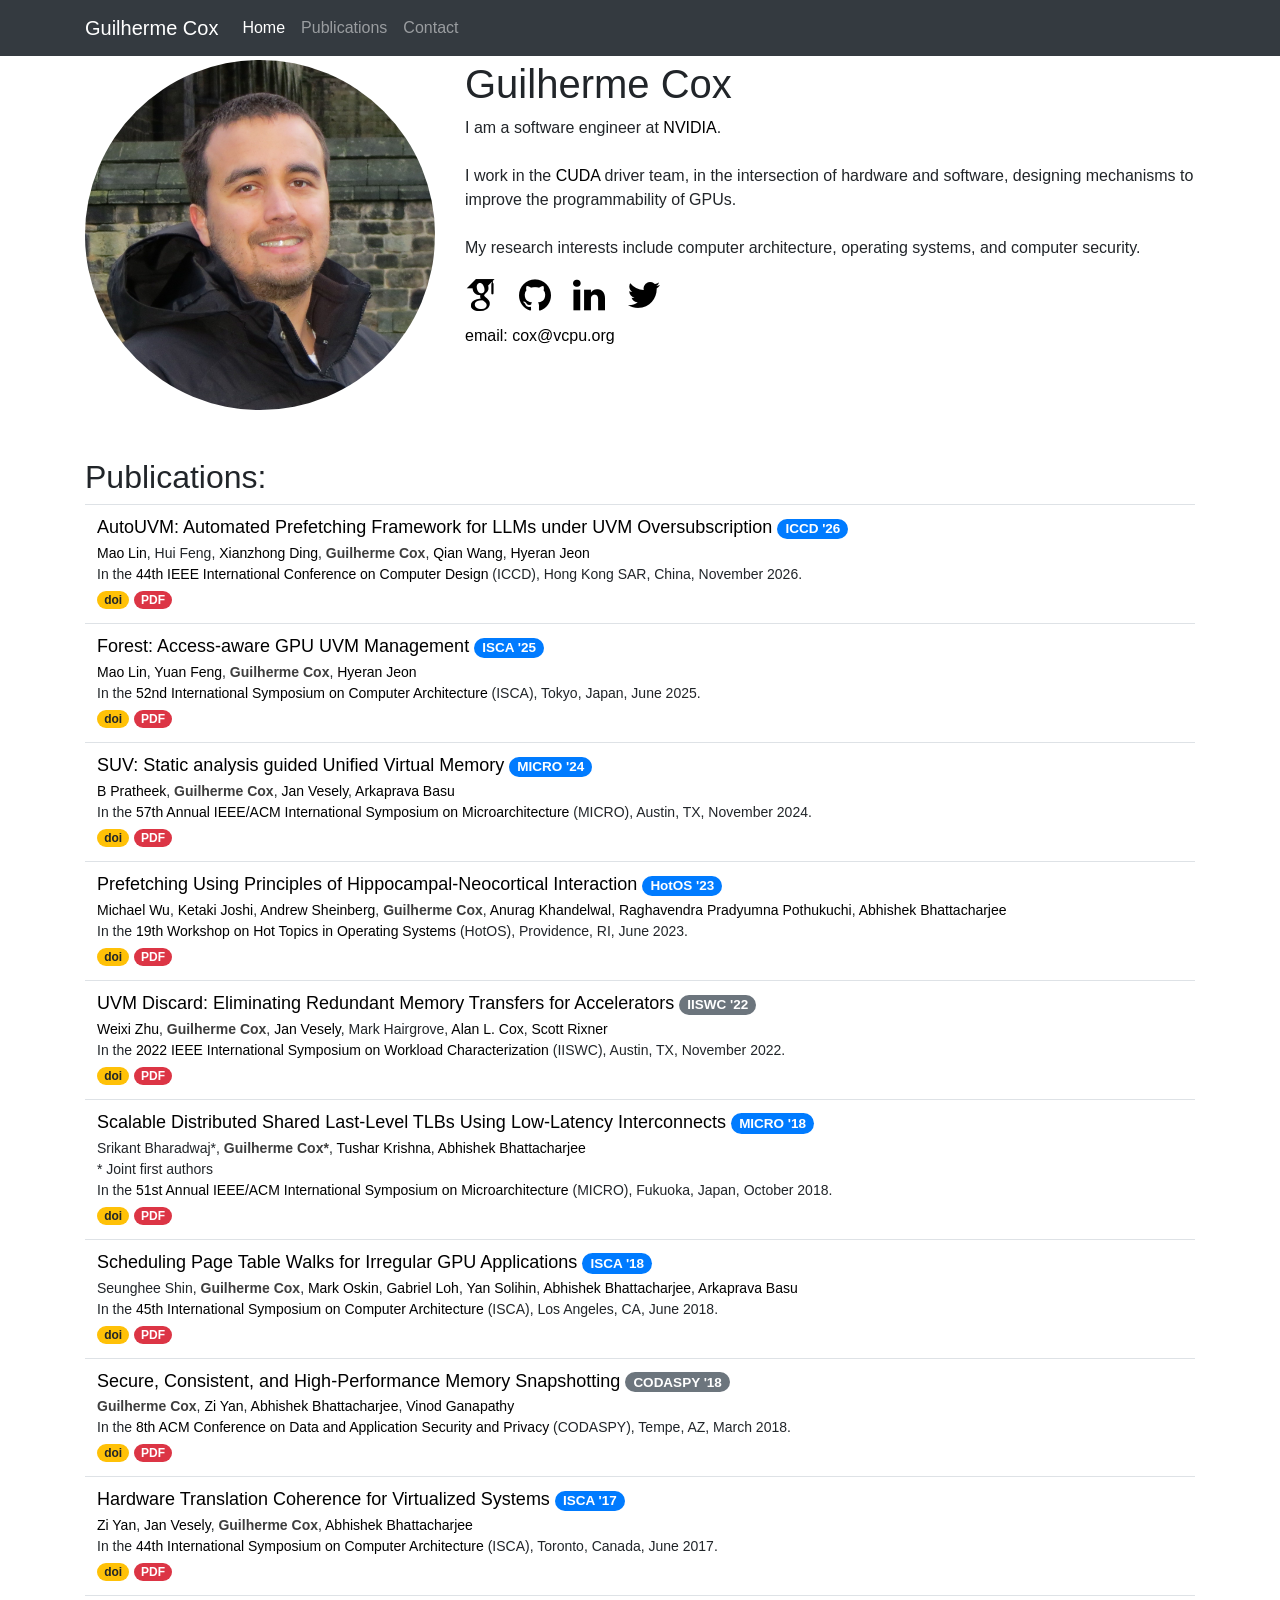
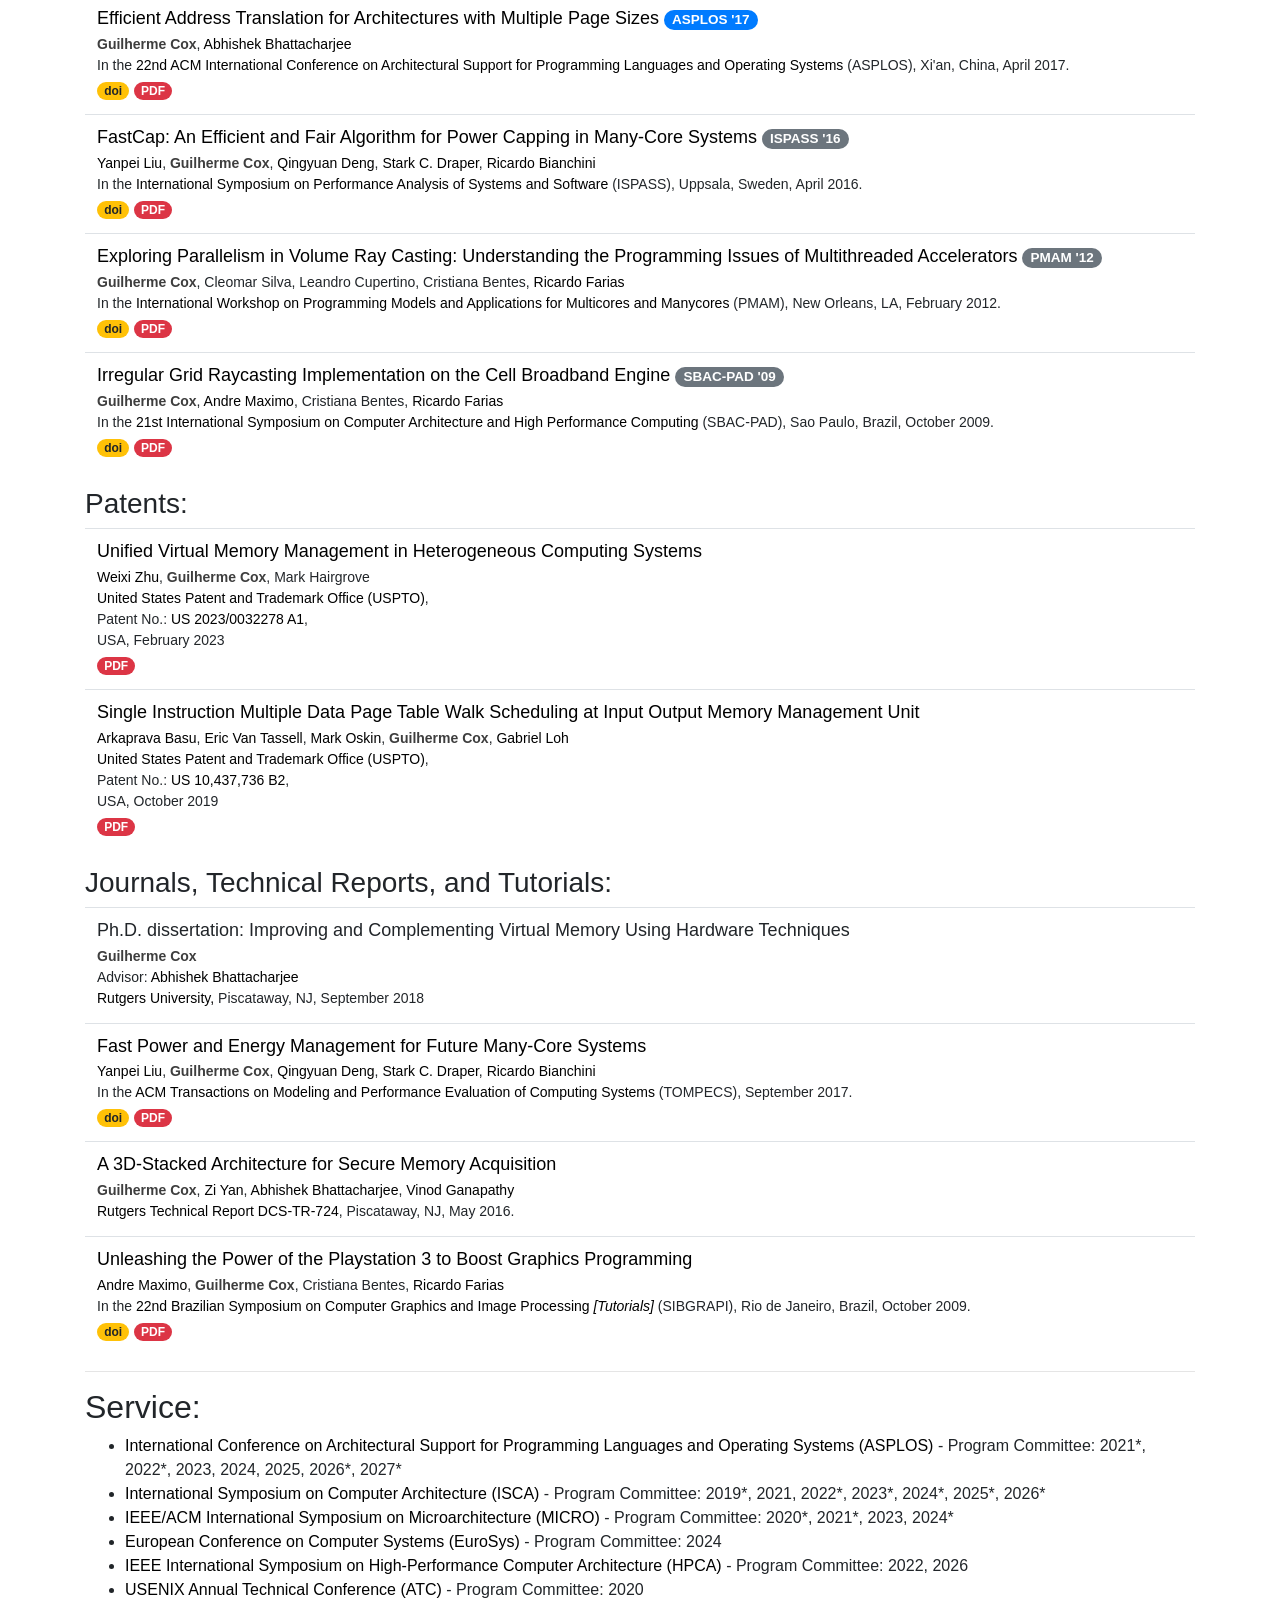
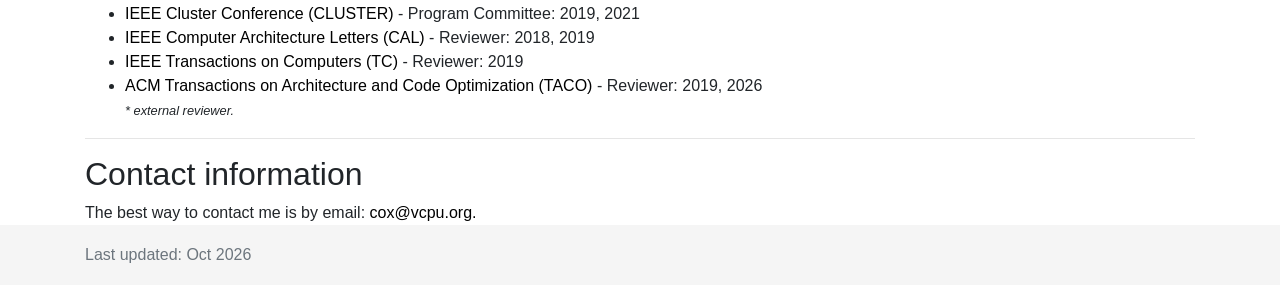
<file: index.html>
<!doctype html>
<html lang="en">
  <head>
    <meta charset="utf-8">
    <meta name="viewport" content="width=device-width, initial-scale=1, shrink-to-fit=no">
    <meta name="description" content="Guilherme Cox">
    <meta name="author" content="Guilherme Cox">
    <link rel="icon" href="img/favicon_shield.ico">

    <title>Guilherme Cox</title>
    <!-- Bootstrap core CSS -->
    <link href="assets/css/bootstrap.min.css" rel="stylesheet" />
    <link href="assets/css/sticky-footer-navbar.css" rel="stylesheet" />
    <link href="assets/css/style.css" rel="stylesheet" />
    <link href="assets/css/socialicious.css" rel="stylesheet" type="text/css" media="screen" />
    <script async src="https://www.googletagmanager.com/gtag/js?id=G-HL8131JKH3"></script>
    <script>
      window.dataLayer = window.dataLayer || [];
      function gtag(){dataLayer.push(arguments);}
      gtag('js', new Date());

      gtag('config', 'G-HL8131JKH3');
    </script>
  </head>

  <body>
    <header>
      <nav class="navbar navbar-expand-md navbar-dark fixed-top bg-dark">
	<div class="container">
          <a class="navbar-brand" href="#">Guilherme Cox</a>
          <button class="navbar-toggler" type="button" data-toggle="collapse" data-target="#navbarCollapse" aria-controls="navbarCollapse" aria-expanded="false" aria-label="Toggle navigation">
            <span class="navbar-toggler-icon"></span>
          </button>
          <div class="collapse navbar-collapse" id="navbarCollapse">
            <ul class="navbar-nav mr-auto">
              <li class="nav-item active">
		<a class="nav-link" href="#">Home <span class="sr-only">(current)</span></a>
              </li>
              <li class="nav-item">
		<a class="nav-link" href="#publications">Publications</a>
              </li>
              <li class="nav-item">
		<a class="nav-link" href="#contact">Contact</a>
              </li>
            </ul>
          </div>
	</div>
      </nav>
    </header>

    <main class="container">
      <div class="row">
	<div class="col-sm-4"><img src="img/cox.png"
	style="width: 100%; height: 100%; object-fit:contain" class="rounded-circle" alt="" /></div>
	<div class="col-sm-8">
	  <h1>Guilherme Cox</h1>
	  <p>I am a software engineer
	    at <a href="https://www.nvidia.com/">NVIDIA</a>.<br><br>
		I work in the <a href="https://blogs.nvidia.com/blog/2012/09/10/what-is-cuda-2/">CUDA</a> driver team,
		in the intersection of hardware and software, designing mechanisms to improve the programmability of GPUs.
	    <br><br>
	    My research interests include computer architecture,
	    operating systems, and computer security.
	  </p>
	  <!-- <a href="mailto:cox@vcpu.org" class="icon-2x icon-email" alt="cox@vcpu.org"></a> -->
      <a href="https://scholar.google.com/citations?user=SI72cNQAAAAJ"
      class="icon-2x icon-googlescholar" style="text-decoration: none;"></a>&nbsp;&nbsp;&nbsp;&nbsp;
	  <a href="https://github.com/guilhermecox/" class="icon-2x icon-github"
	  style="text-decoration: none;"></a>&nbsp;&nbsp;&nbsp;&nbsp;
	  <a href="https://www.linkedin.com/in/guilhermecox/" class="icon-2x
	  icon-linkedin" style="text-decoration: none;"></a>&nbsp;&nbsp;&nbsp;&nbsp;
	  <a href="https://twitter.com/cox" class="icon-2x icon-twitter"
	  style="text-decoration: none;"></a>&nbsp;&nbsp;&nbsp;&nbsp;
	  <br />
	  <a href="mailto:cox@vcpu.org" style="text-decoration: none;">
	    email: cox@vcpu.org</a>
	</div>
      </div>
      <br /><br />
      <article id="publications">
	<header>
	  <h2>Publications:</h2>
	</header>
	<section>
	  <div class="panel panel-default">
	    <table class="table table-hover">
              <tbody>
		<tr><td>
		    <h4 class="list-group-item-heading">
		      <a href="dw/lin-iccd26.pdf">
			AutoUVM: Automated Prefetching Framework for LLMs under UVM Oversubscription</a>
		      <a href="https://www.iccd-conf.com/2026/"><span class="badge badge-pill badge-primary">ICCD '26</span></a>
            </h4>
		    <p class="author">
		      <a href="https://linmao.org/">
			Mao Lin</a>,
			Hui Feng,
		      <a href="https://dingxianzhong.github.io/">
			Xianzhong Ding</a>,
			<strong>Guilherme Cox</strong>,
		      <a href="https://qianwang126.github.io/">
			Qian Wang</a>,
		      <a href="https://www.mocalab.org/">
			Hyeran Jeon</a>
		      <br>
		      In the <a href="https://www.iccd-conf.com/2026/">
			44th IEEE International Conference on Computer Design</a> (ICCD),
		      Hong Kong SAR, China, November 2026.
		    </p>
		    <a href="https://dl.acm.org/doi/">
		      <span class="badge badge-pill badge-warning">doi</span></a>
		    <a href="dw/lin-iccd26.pdf">
		      <span class="badge badge-pill badge-danger">PDF</span></a>
		  </td>		      
		<tr><td>
		    <h4 class="list-group-item-heading">
		      <a href="dw/lin-isca25.pdf">
			Forest: Access-aware GPU UVM Management</a>
		      <a href="https://iscaconf.org/isca2025/"><span class="badge badge-pill badge-primary">ISCA '25</span></a>
            </h4>
		    <p class="author">
		      <a href="https://linmao.org/">
			Mao Lin</a>,
		      <a href="https://yfeng-44.github.io/">
			Yuan Feng</a>,
			<strong>Guilherme Cox</strong>,
		      <a href="https://www.mocalab.org/">
			Hyeran Jeon</a>
		      <br>
		      In the <a href="https://iscaconf.org/isca2025/">
			52nd International Symposium on Computer Architecture</a> (ISCA),
		      Tokyo, Japan, June 2025.
		    </p>
		    <a href="https://dl.acm.org/doi/10.1145/3695053.3731047">
		      <span class="badge badge-pill badge-warning">doi</span></a>
		    <a href="dw/lin-isca25.pdf">
		      <span class="badge badge-pill badge-danger">PDF</span></a>
		  </td>		      
		<tr><td>
		    <h4 class="list-group-item-heading">
		      <a href="dw/pratheek-micro24.pdf">
			SUV: Static analysis guided Unified Virtual Memory</a>
		      <a href="https://microarch.org/micro57/"><span class="badge badge-pill badge-primary">MICRO '24</span></a>
            </h4>
		    <p class="author">
		      <a href="https://csl.csa.iisc.ac.in/members/bpratheek/">
			B Pratheek</a>,
			<strong>Guilherme Cox</strong>,
		      <a href="https://scholar.google.com/citations?user=AQKMp0MAAAAJ">
			Jan Vesely</a>,
		      <a href="https://www.csa.iisc.ac.in/~arkapravab/">
			Arkaprava Basu</a>
		      <br>
		      In the <a href="https://microarch.org/micro57/">
			57th Annual IEEE/ACM International Symposium on Microarchitecture</a> (MICRO),
		      Austin, TX, November 2024.
		    </p>
		    <a href="https://doi.org/10.1109/MICRO61859.2024.00030">
		      <span class="badge badge-pill badge-warning">doi</span></a>
		    <a href="dw/pratheek-micro24.pdf">
		      <span class="badge badge-pill badge-danger">PDF</span></a>
		  </td>
		<tr><td>
		    <h4 class="list-group-item-heading">
		      <a href="dw/wu-hotos23.pdf">
			Prefetching Using Principles of Hippocampal-Neocortical Interaction</a>
		      <a href="https://sigops.org/s/conferences/hotos/2023/"><span class="badge badge-pill badge-primary">HotOS '23</span></a>
            </h4>
		    <p class="author">
		      <a href="http://sites.google.com/view/mwuyale">
			Michael Wu</a>,
		      <a href="http://joshi-ketaki.github.io/">
			Ketaki Joshi</a>,
		      <a href="https://andrewsheinberg.com/">
			Andrew Sheinberg</a>,
			<strong>Guilherme Cox</strong>,
		      <a href="https://www.anuragkhandelwal.com/">
			Anurag Khandelwal</a>,
		      <a href="http://www.cs.yale.edu/homes/raghav/">
			Raghavendra Pradyumna Pothukuchi</a>,
		      <a href="http://www.cs.yale.edu/homes/abhishek/">
			Abhishek Bhattacharjee</a>
		      <br>
		      In the <a href="https://sigops.org/s/conferences/hotos/2023/">
			19th Workshop on Hot Topics in Operating Systems</a> (HotOS),
		      Providence, RI, June 2023.
		    </p>
		    <a href="https://doi.org/10.1145/3593856.3595901">
		      <span class="badge badge-pill badge-warning">doi</span></a>
		    <a href="dw/wu-hotos23.pdf">
		      <span class="badge badge-pill badge-danger">PDF</span></a>
		  </td>
		<tr><td>
		    <h4 class="list-group-item-heading">
		      <a href="dw/zhu-iiswc22.pdf">
			UVM Discard: Eliminating Redundant Memory Transfers for Accelerators</a>
		      <a href="http://www.iiswc.org/iiswc2022/"><span class="badge badge-pill badge-secondary">IISWC '22</span></a>
            </h4>
		    <p class="author">
		      <a href="https://scholar.google.com/citations?user=ihigxcgAAAAJ">
			Weixi Zhu</a>,
		      <strong>Guilherme Cox</strong>,
		      <a href="https://scholar.google.com/citations?user=AQKMp0MAAAAJ">
			Jan Vesely</a>,
			Mark Hairgrove,
		      <a href="https://dralancox.blogs.rice.edu/">
			Alan L. Cox</a>,
		      <a href="https://www.cs.rice.edu/~rixner/">
			Scott Rixner</a>
		      <br>
		      In the <a href="http://www.iiswc.org/iiswc2022/">
			2022 IEEE International Symposium on Workload Characterization</a> (IISWC),
		      Austin, TX, November 2022.
		    </p>
		    <a href="https://doi.org/10.1109/IISWC55918.2022.00013">
		      <span class="badge badge-pill badge-warning">doi</span></a>
		    <a href="dw/zhu-iiswc22.pdf">
		      <span class="badge badge-pill badge-danger">PDF</span></a>
		  </td>
		<tr><td>
		    <h4 class="list-group-item-heading">
		      <a href="dw/gcox-micro18.pdf">
			Scalable Distributed Shared Last-Level TLBs Using Low-Latency Interconnects</a>
		      <a href="https://www.microarch.org/micro51/"><span class="badge badge-pill badge-primary">MICRO '18</span></a>
            </h4>
		    <p class="author">
			Srikant Bharadwaj*,
		      <strong>Guilherme Cox*</strong>,
		      <a href="http://tusharkrishna.ece.gatech.edu">
			Tushar Krishna</a>,
		      <a href="http://www.cs.yale.edu/homes/abhishek/">
			Abhishek Bhattacharjee</a>
		      <br>
		      * Joint first authors <br>
		      In the <a href="https://www.microarch.org/micro51/">
			51st Annual IEEE/ACM International Symposium on Microarchitecture</a> (MICRO),
		      Fukuoka, Japan, October 2018.
		    </p>
		    <a href="https://doi.org/10.1109/MICRO.2018.00030">
		      <span class="badge badge-pill badge-warning">doi</span></a>
		    <a href="dw/gcox-micro18.pdf">
		      <span class="badge badge-pill badge-danger">PDF</span></a>
		  </td>
		<tr><td>
		    <h4 class="list-group-item-heading">
		      <a href="dw/sshin-gcox-isca18.pdf">
			Scheduling Page Table Walks for Irregular GPU Applications</a>
		      <a href="http://iscaconf.org/isca2018/"><span class="badge badge-pill badge-primary">ISCA '18</span></a>
            </h4>
		    <p class="author">
		      Seunghee Shin,
		      <strong>Guilherme Cox</strong>,
		      <a href="https://homes.cs.washington.edu/~oskin/">
			Mark Oskin</a>,
		      <a href="https://sites.google.com/site/lohgabe/">
			Gabriel Loh</a>,
		      <a href="https://sites.google.com/site/arpersncsu/">
			Yan Solihin</a>,
		      <a href="http://www.cs.yale.edu/homes/abhishek/">
			Abhishek Bhattacharjee</a>,
		      <a href="http://csa.iisc.ac.in/~arkapravab/">
			Arkaprava Basu</a>
		      <br>
		      In the <a href="http://iscaconf.org/isca2018/">
			45th International Symposium on Computer Architecture</a> (ISCA),
		      Los Angeles, CA, June 2018.
                    </p>
		    <a href="https://doi.org/10.1109/ISCA.2018.00025">
		      <span class="badge badge-pill badge-warning">doi</span></a>
		    <a href="dw/sshin-gcox-isca18.pdf">
		      <span class="badge badge-pill badge-danger">PDF</span></a>
		  </td>
		<tr><td>
		    <h4 class="list-group-item-heading">
		      <a href="dw/gcox-codaspy18.pdf">
			Secure, Consistent, and High-Performance Memory Snapshotting</a>
		      <a href="http://www.ycheng.org/codaspy/2018/"><span class="badge badge-pill badge-secondary">CODASPY '18</span></a>
            </h4>
		    <p class="author">
		      <strong>Guilherme Cox</strong>,
		      <a href="https://x-y-z.github.io">
			Zi Yan</a>,
		      <a href="http://www.cs.yale.edu/homes/abhishek/">
			Abhishek Bhattacharjee</a>,
		      <a href="http://csa.iisc.ac.in/~vg/">
			Vinod Ganapathy</a>
		      <br>
		      In the <a href="http://www.ycheng.org/codaspy/2018/">
			8th ACM Conference on Data and Application Security and Privacy</a> (CODASPY),
		      Tempe, AZ, March 2018.
		    </p>
		    <a href="https://doi.org/10.1145/3176258.3176325">
		      <span class="badge badge-pill badge-warning">doi</span></a>
		    <a href="dw/gcox-codaspy18.pdf">
		      <span class="badge badge-pill badge-danger">PDF</span></a>
		  </td>
		<tr><td>
		    <h4 class="list-group-item-heading">
		      <a href="dw/gcox-codaspy18.pdfdw/ziyan-isca17.pdf">
			Hardware Translation Coherence for Virtualized Systems</a>
		      <a href="http://isca17.ece.utoronto.ca/"><span class="badge badge-pill badge-primary">ISCA '17</span></a>
            </h4>
		    <p class="author">
		      <a href="https://x-y-z.github.io">
			Zi Yan</a>,
		      <a href="https://scholar.google.com/citations?user=AQKMp0MAAAAJ">
			Jan Vesely</a>,
		      <strong>Guilherme Cox</strong>,
		      <a href="http://www.cs.yale.edu/homes/abhishek/">
			Abhishek Bhattacharjee</a>
		      <br>
		      In the <a href="http://isca17.ece.utoronto.ca/">
			44th International Symposium on Computer Architecture</a> (ISCA),
		      Toronto, Canada, June 2017.
		    </p>
		    <a href="https://doi.org/10.1145/3079856.3080211">
		      <span class="badge badge-pill badge-warning">doi</span></a>
		    <a href="dw/ziyan-isca17.pdf">
		      <span class="badge badge-pill badge-danger">PDF</span></a>
		  </td>
		<tr><td>
		    <h4 class="list-group-item-heading">
		      <a href="dw/gcox-asplos17.pdf">
			Efficient Address Translation for Architectures with Multiple Page Sizes</a>
		      <a href="http://novel.ict.ac.cn/ASPLOS2017/"><span class="badge badge-pill badge-primary">ASPLOS '17</span></a>
            </h4>
		    <p class="author">
		      <strong>Guilherme Cox</strong>,
		      <a href="http://www.cs.yale.edu/homes/abhishek/">
			Abhishek Bhattacharjee</a>
		      <br>
		      In the <a href="http://novel.ict.ac.cn/ASPLOS2017/">
			22nd ACM International Conference on Architectural Support for
			Programming Languages and Operating Systems</a> (ASPLOS),
		      Xi'an, China, April 2017.
		    </p>
		    <a href="https://doi.org/10.1145/3037697.3037704">
		      <span class="badge badge-pill badge-warning">doi</span></a>
		    <a href="dw/gcox-asplos17.pdf">
		      <span class="badge badge-pill badge-danger">PDF</span></a>
		  </td>
		<tr><td>
		    <h4 class="list-group-item-heading">
		      <a href="dw/liu-ispass16.pdf">
			FastCap: An Efficient and Fair Algorithm for Power Capping in Many-Core Systems</a>
		      <a href="http://www.ispass.org/ispass2016/"><span class="badge badge-pill badge-secondary">ISPASS '16</span></a>
            </h4>
		    <p class="author">
		      <a href="https://scholar.google.com/citations?user=q8lF_hwAAAAJ">
			Yanpei Liu</a>,
		      <strong>Guilherme Cox</strong>,
		      <a href="http://research.cs.rutgers.edu/~qdeng/">
			Qingyuan Deng</a>,
		      <a href="http://www.comm.utoronto.ca/~sdraper/">
			Stark C. Draper</a>,
		      <a href="https://www.microsoft.com/en-us/research/people/ricardob/">
			Ricardo Bianchini</a>
		      <br>
		      In the <a href="http://www.ispass.org/ispass2016/">
			International Symposium on Performance Analysis of Systems and
			Software</a> (ISPASS), Uppsala, Sweden, April 2016.
		    </p>
		    <a href="http://dx.doi.org/10.1109/ISPASS.2016.7482074">
		      <span class="badge badge-pill badge-warning">doi</span></a>
		    <a href="dw/liu-ispass16.pdf">
		      <span class="badge badge-pill badge-danger">PDF</span></a>
		  </td>
		<tr><td>
		    <h4 class="list-group-item-heading">
		      <a href="dw/gcox-pmam12.pdf">
			Exploring Parallelism in Volume Ray Casting: Understanding the Programming Issues of Multithreaded Accelerators</a>
		      <a href="http://www.cs.otago.ac.nz/pmam2012/"><span class="badge badge-pill badge-secondary">PMAM '12</span></a>
            </h4>
		    <p class="author">
		      <strong>Guilherme Cox</strong>,
		      Cleomar Silva,
		      Leandro Cupertino,
		      Cristiana Bentes,
		      <a href="http://www.cos.ufrj.br/~rfarias/">
			Ricardo Farias</a>
		      <br>
		      In the <a href="http://www.cs.otago.ac.nz/pmam2012/">
			International Workshop on Programming Models and Applications for
			Multicores and Manycores</a> (PMAM),
		      New Orleans, LA, February 2012.
		    </p>
		    <a href="http://dx.doi.org/10.1145/2141702.2141710">
		      <span class="badge badge-pill badge-warning">doi</span></a>
		    <a href="dw/gcox-pmam12.pdf">
		      <span class="badge badge-pill badge-danger">PDF</span></a>
		  </td>
		<tr><td>
		    <h4 class="list-group-item-heading">
		      <a href="dw/gcox-sbac09.pdf">
			Irregular Grid Raycasting Implementation on the Cell Broadband Engine</a>
		      <a href="http://www2.sbc.org.br/sbac/2009/index.html"><span class="badge badge-pill badge-secondary">SBAC-PAD '09</span></a>
            </h4>
		    <p class="author">
		      <strong>Guilherme Cox</strong>,
		      <a href="https://scholar.google.com/citations?user=X7Fsr-gAAAAJ">
			Andre Maximo</a>,
		      Cristiana Bentes,
		      <a href="http://www.cos.ufrj.br/~rfarias/">
			Ricardo Farias</a>
		      <br>
		      In the <a href="http://www2.sbc.org.br/sbac/2009/index.html">
			21st International Symposium on Computer Architecture and High
			Performance Computing</a> (SBAC-PAD), Sao Paulo, Brazil, October
		      2009.
		    </p>
		    <a href="http://dx.doi.org/10.1109/SBAC-PAD.2009.15">
		      <span class="badge badge-pill badge-warning">doi</span></a>
		    <a href="dw/gcox-sbac09.pdf">
		      <span class="badge badge-pill badge-danger">PDF</span></a>
		  </td>
   	      </tbody>
	    </table>
	  </div>
	  <h3>Patents:</h3>
	  <div class="panel panel-default">
	    <table class="table table-hover">
              <tbody>
                <tr><td>
		    <h4 class="list-group-item-heading">
		      <a href="https://patents.google.com/patent/US20230032278A1/en">
            Unified Virtual Memory Management in Heterogeneous Computing Systems
		      </a>
            </h4>
		    <p class="author">
		      <a href="https://scholar.google.com/citations?user=ihigxcgAAAAJ">
			Weixi Zhu</a>,
		      <strong>Guilherme Cox</strong>,
			Mark Hairgrove</a>
		      <br>
              <a href="https://www.uspto.gov/">
              United States Patent and Trademark Office (USPTO)</a>,<br>
            Patent No.:
		      <a href="https://image-ppubs.uspto.gov/dirsearch-public/print/downloadPdf/20230032278">
			US 2023/0032278 A1</a>,<br>
		      USA, February 2023
		    </p>
		    <a href="https://patentimages.storage.googleapis.com/84/2a/3d/9d599d28cb8d8e/US20230032278A1.pdf">
		      <span class="badge badge-pill badge-danger">PDF</span></a>
		  </td>
		<tr><td>
		    <h4 class="list-group-item-heading">
		      <a href="https://patents.google.com/patent/US10437736B2/en">
            Single Instruction Multiple Data Page Table Walk Scheduling at
            Input Output Memory Management Unit
		      </a>
            </h4>
		    <p class="author">
		      <a href="http://csa.iisc.ac.in/~arkapravab/">
			Arkaprava Basu</a>,
		      <a href="https://www.linkedin.com/in/evttxl/">
            Eric Van Tassell</a>,
		      <a href="https://homes.cs.washington.edu/~oskin/">
			Mark Oskin</a>,
		      <strong>Guilherme Cox</strong>,
		      <a href="https://sites.google.com/site/lohgabe/">
			Gabriel Loh</a>
		      <br>
              <a href="https://www.uspto.gov/">
              United States Patent and Trademark Office (USPTO)</a>,<br>
            Patent No.:
		      <a href="https://image-ppubs.uspto.gov/dirsearch-public/print/downloadPdf/10437736">
			US 10,437,736 B2</a>,<br>
		      USA, October 2019
		    </p>
		    <a href="https://patentimages.storage.googleapis.com/87/d3/b3/33c315d682db78/US10437736.pdf">
		      <span class="badge badge-pill badge-danger">PDF</span></a>
		  </td>
   	      </tbody>
	    </table>
	  </div>
	  <h3>Journals, Technical Reports, and Tutorials:</h3>
	  <div class="panel panel-default">
	    <table class="table table-hover">
              <tbody>
                <tr><td>
		    <h4 class="list-group-item-heading">
                      Ph.D. dissertation:
			Improving and Complementing Virtual Memory Using
			Hardware Techniques
            </h4>
		    <p class="author">
		      <strong>Guilherme Cox</strong>
		      <br>
              Advisor:
              <a href="http://www.cs.yale.edu/homes/abhishek/">
            Abhishek Bhattacharjee</a><br>
              <a href="http://www.cs.rutgers.edu/">
			Rutgers University,
		    </a>
		      Piscataway, NJ, September 2018
		    </p>
		  </td>
		<tr><td>
		    <h4 class="list-group-item-heading">
		      <a href="dw/liu-tompecs.pdf">
		      Fast Power and Energy Management
		      for Future Many-Core Systems</a>
            </h4>
		    <p class="author">
		      <a href="https://scholar.google.com/citations?user=q8lF_hwAAAAJ">
			Yanpei Liu</a>,
		      <strong>Guilherme Cox</strong>,
		      <a href="http://research.cs.rutgers.edu/~qdeng/">
			Qingyuan Deng</a>,
		      <a href="http://www.comm.utoronto.ca/~sdraper/">
			Stark C. Draper</a>,
		      <a href="https://www.microsoft.com/en-us/research/people/ricardob/">
			Ricardo Bianchini</a>
		      <br>
		      In the <a href="http://tompecs.acm.org/archive.cfm?id=3119902">
			ACM Transactions on Modeling and Performance Evaluation of Computing Systems</a> (TOMPECS),
		      September 2017.
		    </p>
		    <a href="https://doi.org/10.1145/3086504">
		      <span class="badge badge-pill badge-warning">doi</span></a>
		    <a href="dw/liu-tompecs.pdf">
		      <span class="badge badge-pill badge-danger">PDF</span></a>
		  </td>
		<tr><td>
		    <h4 class="list-group-item-heading">
		      <a href="https://www.cs.rutgers.edu/research/technical_reports/reports.php?action=view&series_id=1&report_id=724">
			A 3D-Stacked Architecture for Secure Memory Acquisition</a>
            </h4>
		    <p class="author">
		      <strong>Guilherme Cox</strong>,
		      <a href="https://x-y-z.github.io">
			Zi Yan</a>,
		      <a href="http://www.cs.yale.edu/homes/abhishek/">
			Abhishek Bhattacharjee</a>,
		      <a href="http://csa.iisc.ac.in/~vg/">
			Vinod Ganapathy</a>
		      <br>
		      <a href="https://www.cs.rutgers.edu/research/technical_reports/">
			Rutgers Technical Report DCS-TR-724</a>,
		      Piscataway, NJ, May 2016.
		  </td>
		<tr><td>
		    <h4 class="list-group-item-heading">
		      <a href="dw/gcox-sibgrapi09.pdf">
		      Unleashing the Power of the Playstation 3 to Boost Graphics Programming</a>
            </h4>
		    <p class="author">
		      <a href="https://scholar.google.com/citations?user=X7Fsr-gAAAAJ">
			Andre Maximo</a>,
		      <strong>Guilherme Cox</strong>,
		      Cristiana Bentes,
		      <a href="http://www.cos.ufrj.br/~rfarias/">
			Ricardo Farias</a>
		      <br>
		      In the <a href="http://www.matmidia.mat.puc-rio.br/sibgrapi2009/">
			22nd Brazilian Symposium on Computer Graphics and Image
			Processing <i>[Tutorials]</i></a> (SIBGRAPI), Rio de Janeiro,
		      Brazil, October 2009.
		    </p>
		    <a href="http://dx.doi.org/10.1109/SIBGRAPI-Tutorials.2009.12">
		      <span class="badge badge-pill badge-warning">doi</span></a>
		    <a href="dw/gcox-sibgrapi09.pdf">
		      <span class="badge badge-pill badge-danger">PDF</span></a>
		  </td>
   	      </tbody>
	    </table>
	  </div>
	</section>
   </article>
   <hr>
   <article id="service">
	<header>
	  <h2>Service:</h2>
	</header>
      <ul>
        <li><a href="https://asplos-conference.org/">International Conference on Architectural Support for Programming Languages and Operating Systems (ASPLOS)</a> - Program Committee: 2021*, 2022*, 2023, 2024, 2025, 2026*, 2027*
        <li><a href="https://iscaconf.org/">International Symposium on Computer Architecture (ISCA)</a> - Program Committee: 2019*, 2021, 2022*, 2023*, 2024*, 2025*, 2026*
        <li><a href="https://www.microarch.org/">IEEE/ACM International Symposium on Microarchitecture (MICRO)</a> - Program Committee: 2020*, 2021*, 2023, 2024*
	<li><a href="https://www.eurosys.org/">European Conference on Computer Systems (EuroSys)</a> - Program Committee: 2024
        <li><a href="https://hpca-conf.org/"> IEEE International Symposium on High-Performance Computer Architecture (HPCA)</a> - Program Committee: 2022, 2026
        <li><a href="https://www.usenix.org/conferences">USENIX Annual Technical Conference (ATC)</a> - Program Committee: 2020
        <li><a href="https://clustercomp.org/">IEEE Cluster Conference (CLUSTER)</a> - Program Committee: 2019, 2021
        <li><a href="https://www.computer.org/web/cal">IEEE Computer Architecture Letters (CAL)</a> - Reviewer: 2018, 2019
        <li><a href="https://www.computer.org/web/tc">IEEE Transactions on Computers (TC)</a> - Reviewer: 2019
        <li><a href="https://taco.acm.org/">ACM Transactions on Architecture and Code Optimization (TACO)</a> - Reviewer: 2019, 2026
	<br><small><i>* external reviewer.</i></small>
    </ul>
   </article>
   <hr>
   <article id="contact">
	<header>
	  <h2>Contact information</h2>
	</header>
	The best way to contact me is by
	email: <a href="mailto:cox@vcpu.org">
	  cox@vcpu.org.</a>
   </article>
  </main>

    <footer class="footer">
      <div class="container">
        <span class="text-muted">
	  Last updated: Oct 2026
	</span>
      </div>
    </footer>
    <!-- ================================================== -->
    <script src="assets/js/jquery-3.3.1.min.js"></script>
    <script src="assets/js/bootstrap.min.js"></script>
  </body>
</html>
</file>
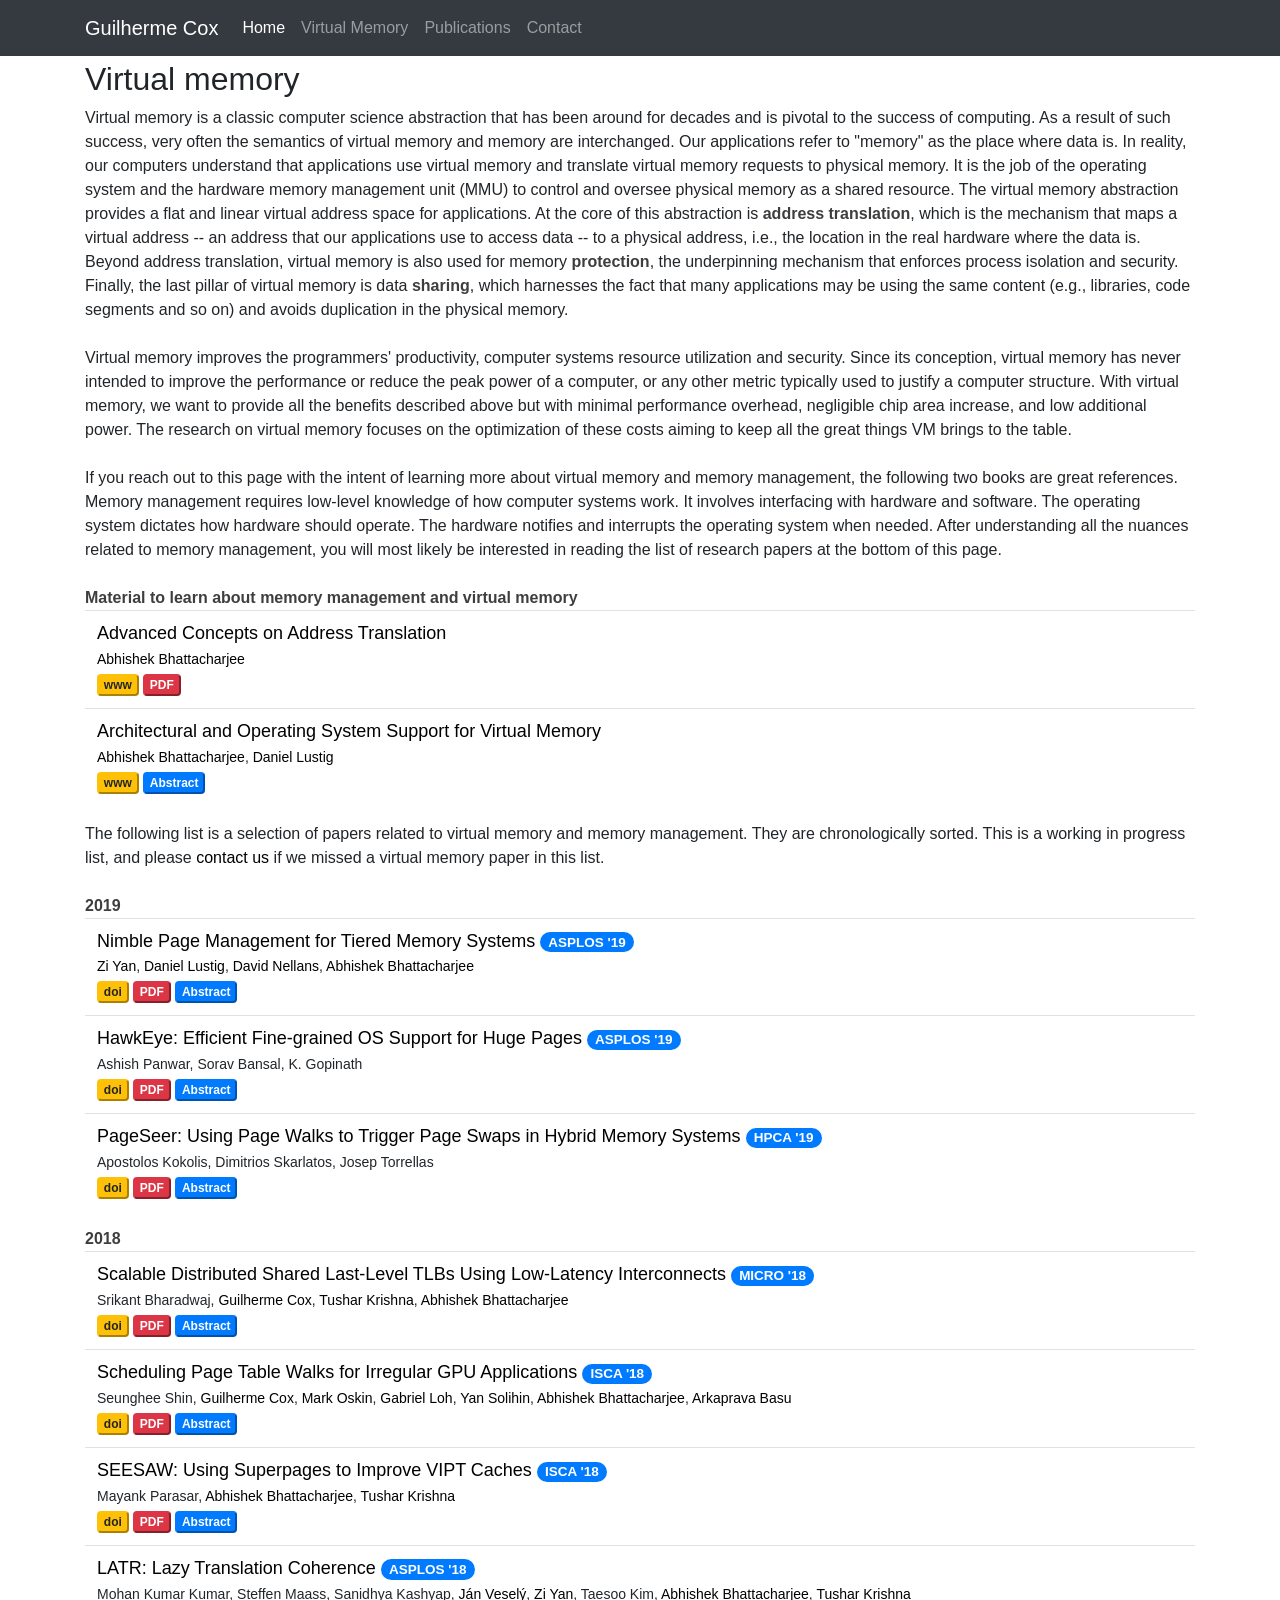
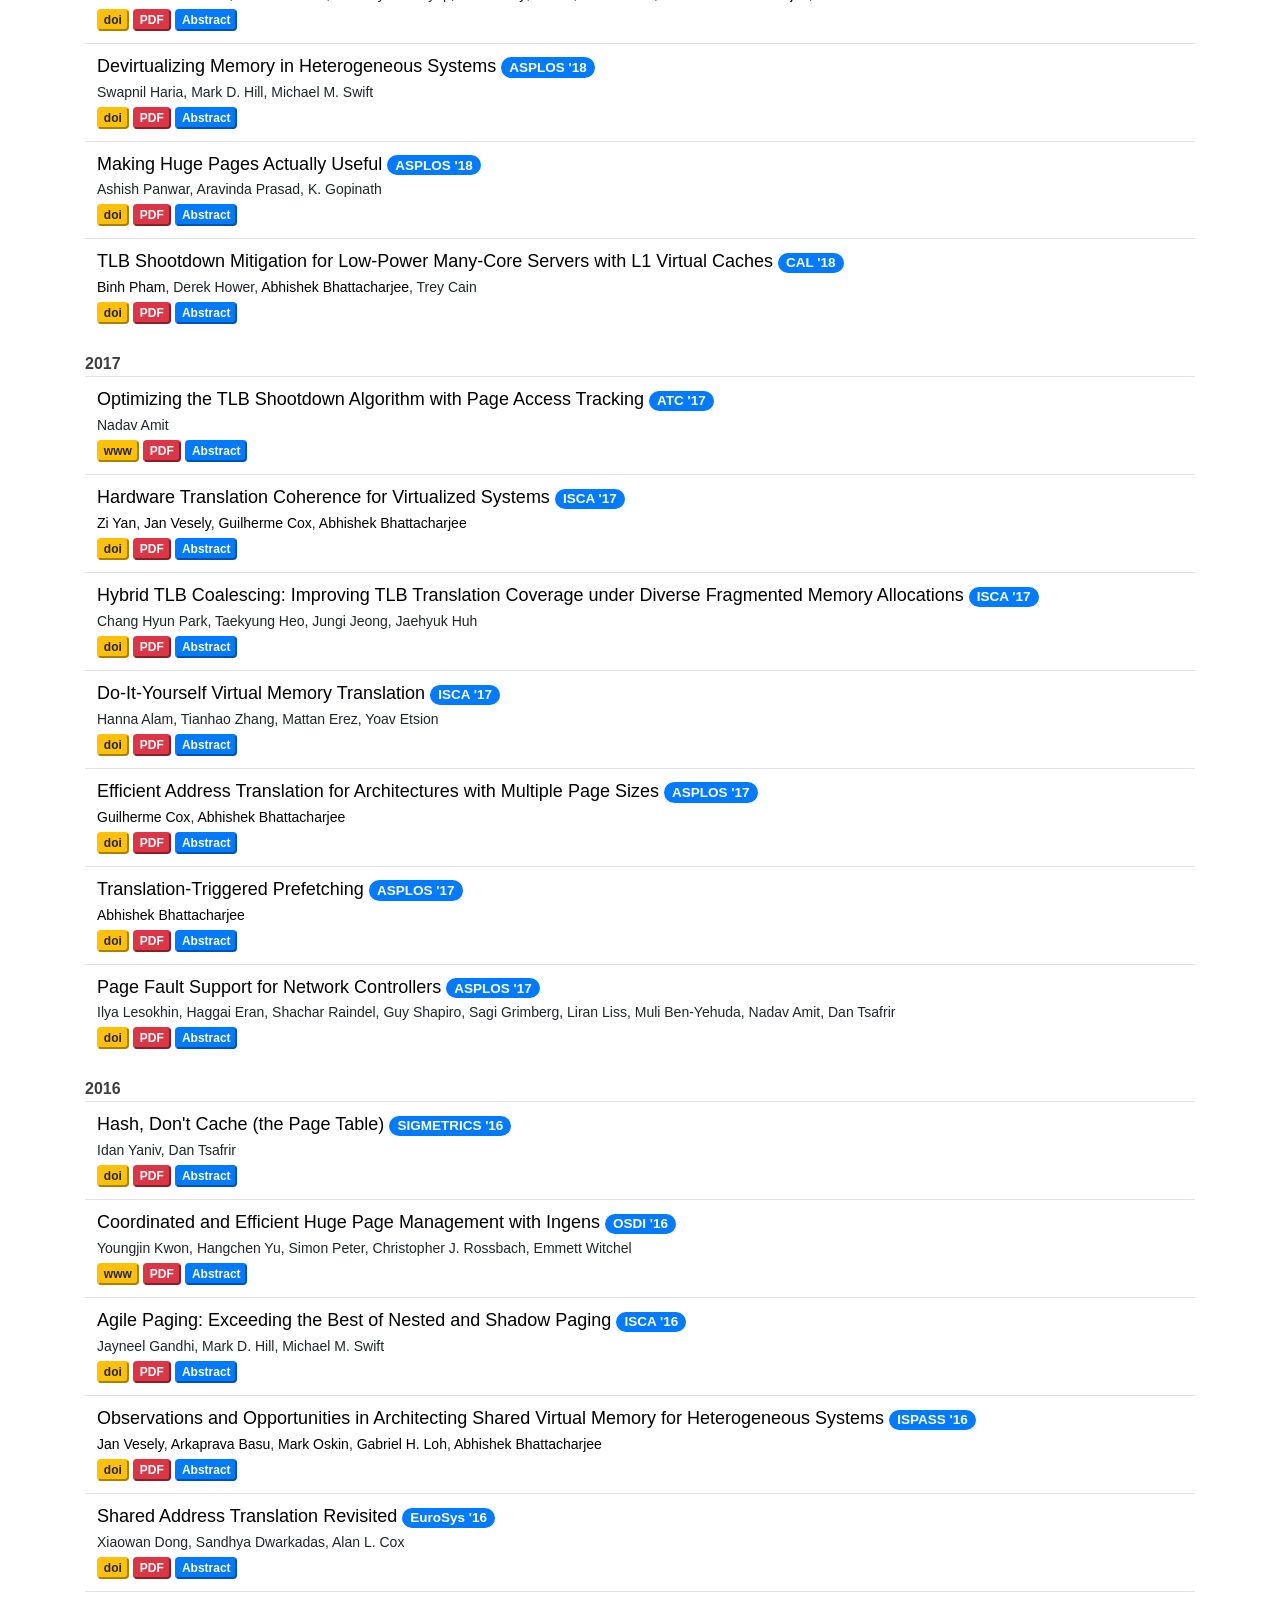
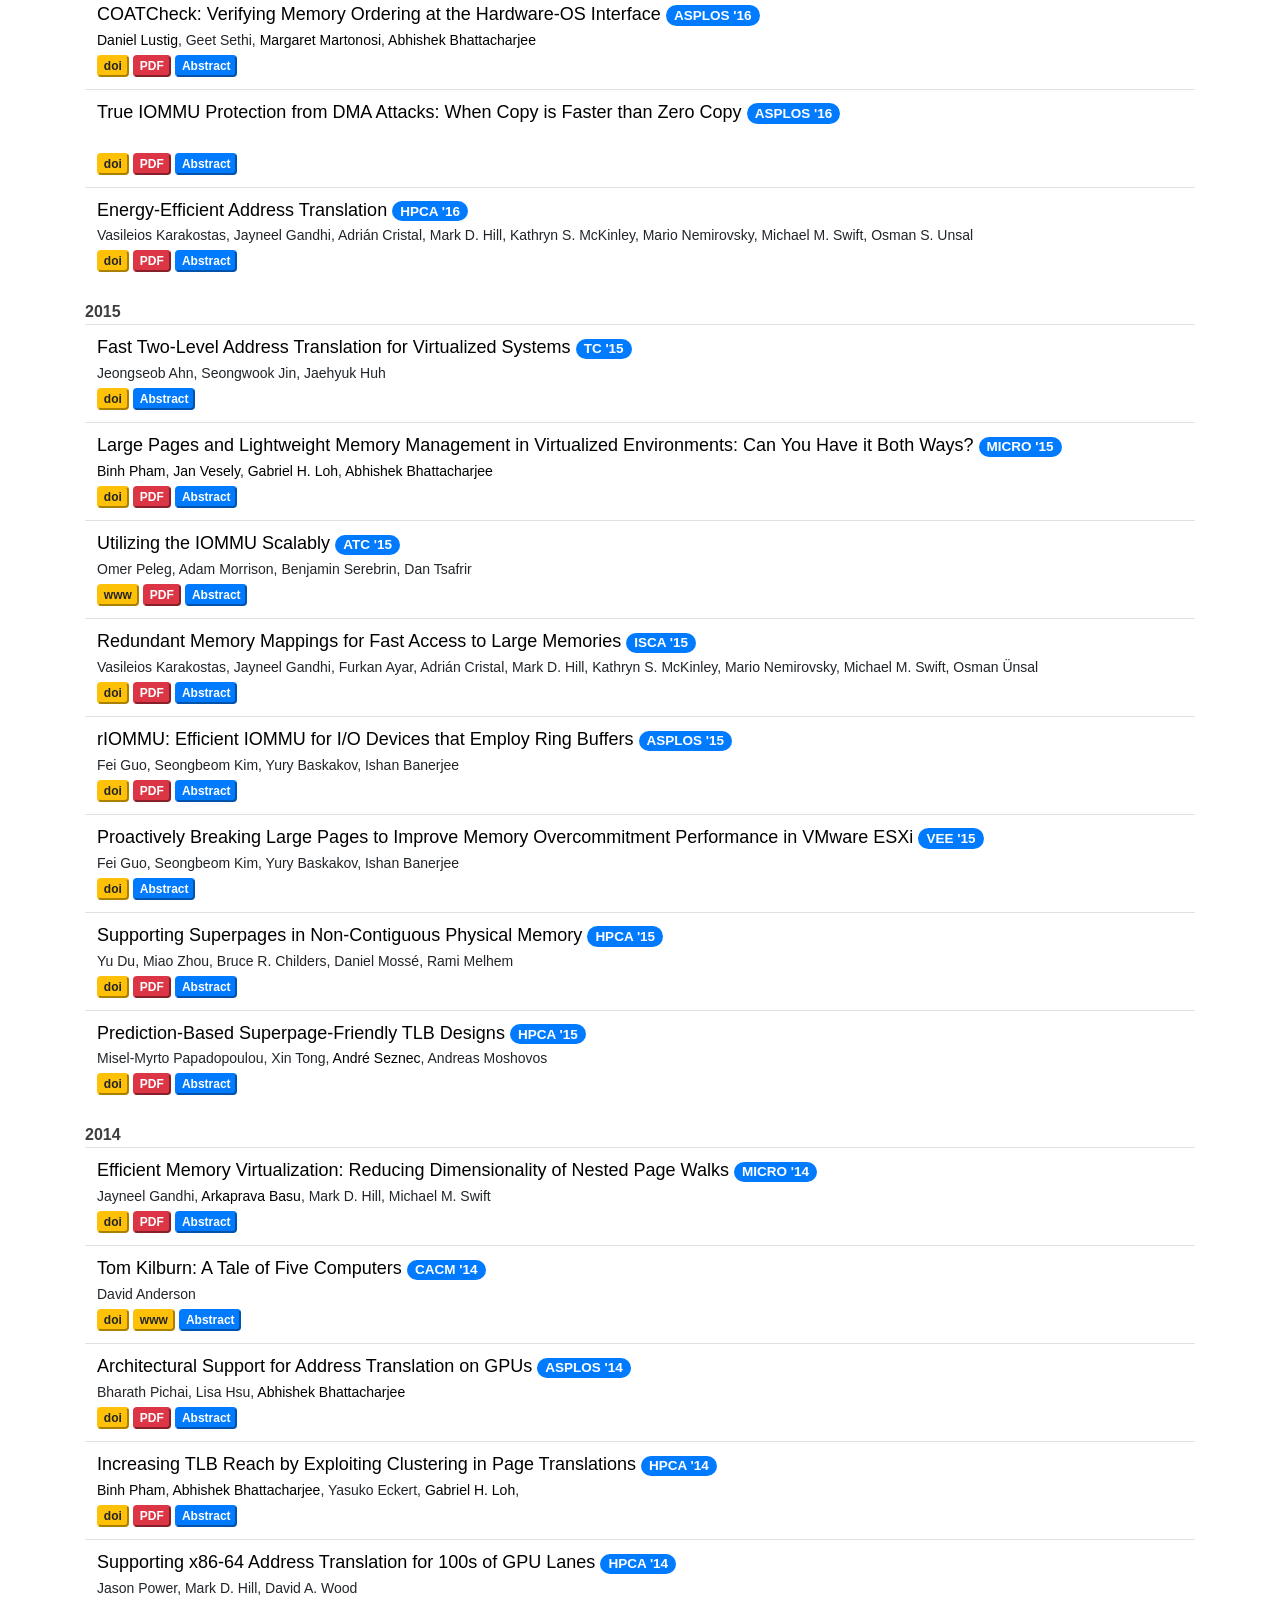
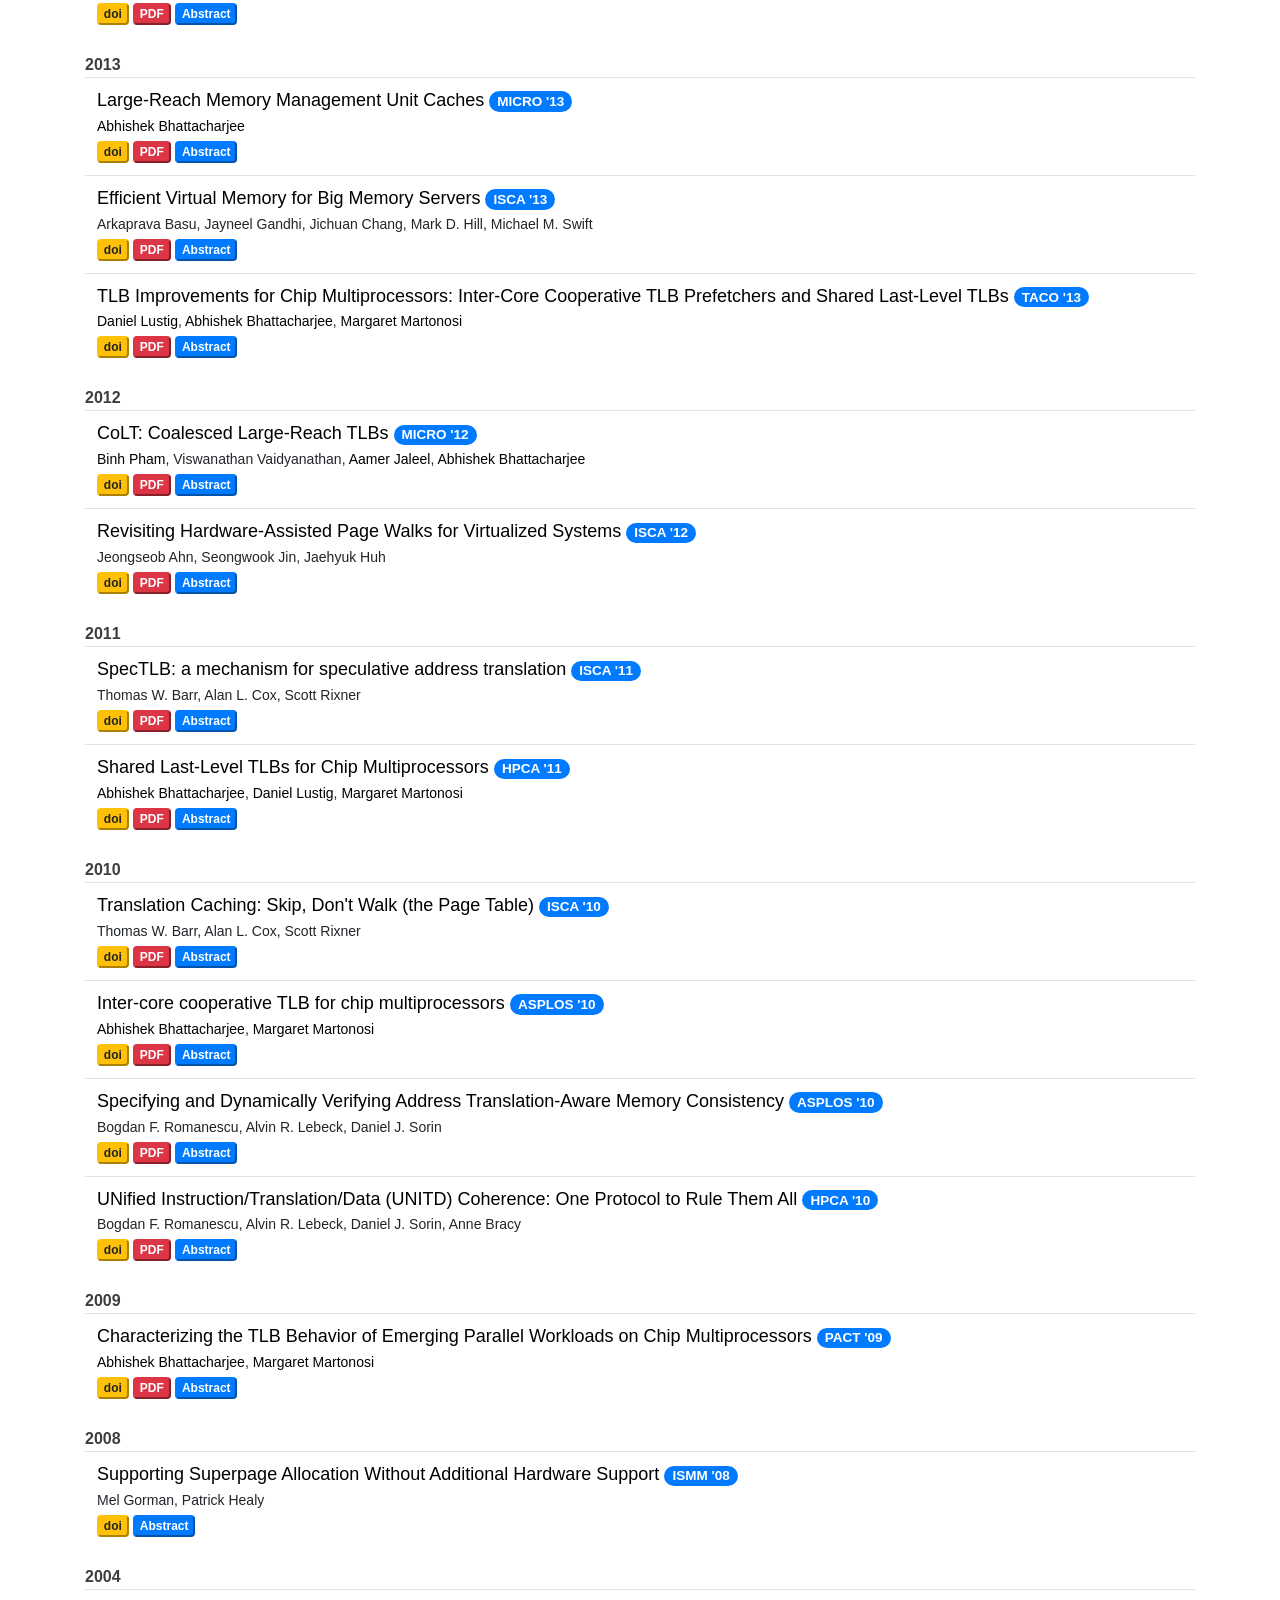
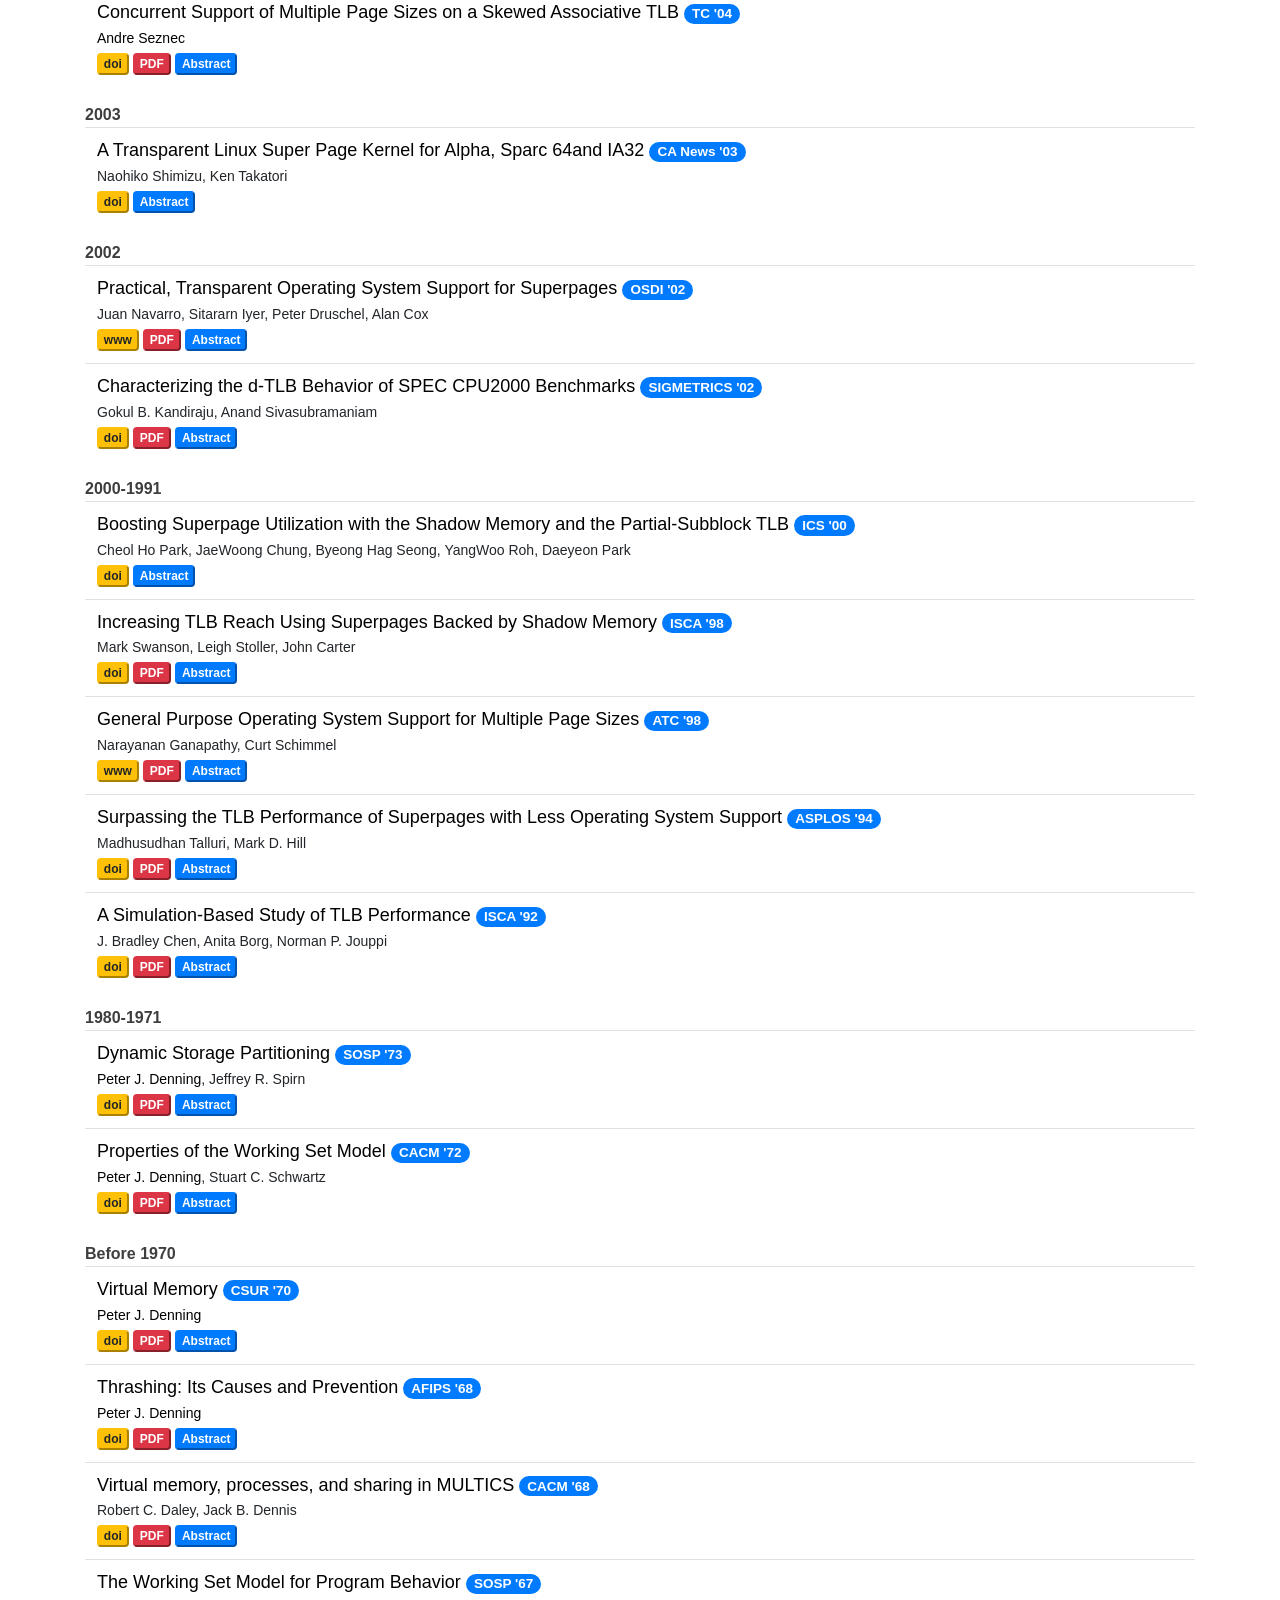
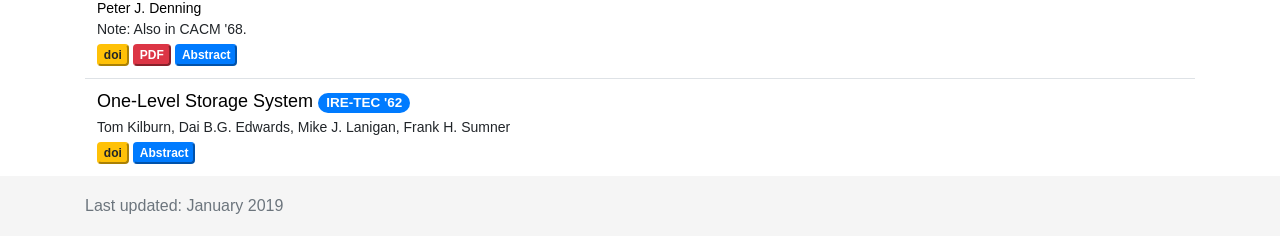
<file: vm.html>
<!doctype html>
<html lang="en">
  <head>
    <meta charset="utf-8">
    <meta name="viewport" content="width=device-width, initial-scale=1, shrink-to-fit=no">
    <meta name="description" content="Guilherme Cox">
    <meta name="author" content="Guilherme Cox">
    <link rel="icon" href="img/favicon_shield.ico">

    <title>Guilherme Cox</title>
    <!-- Bootstrap core CSS -->
    <link href="assets/css/bootstrap.min.css" rel="stylesheet" />
    <link href="assets/css/sticky-footer-navbar.css" rel="stylesheet" />
    <link href="assets/css/style.css" rel="stylesheet" />
    <link href="assets/css/socialicious.css" rel="stylesheet" type="text/css" media="screen" />
  </head>

  <body>
    <header>
      <nav class="navbar navbar-expand-md navbar-dark fixed-top bg-dark">
	<div class="container">
          <a class="navbar-brand" href="index.html#">Guilherme Cox</a>
          <button class="navbar-toggler" type="button" data-toggle="collapse" data-target="#navbarCollapse" aria-controls="navbarCollapse" aria-expanded="false" aria-label="Toggle navigation">
            <span class="navbar-toggler-icon"></span>
          </button>
          <div class="collapse navbar-collapse" id="navbarCollapse">
            <ul class="navbar-nav mr-auto">
              <li class="nav-item active">
		<a class="nav-link" href="index.html#">Home <span class="sr-only">(current)</span></a>
              </li>
              <li class="nav-item">
		<a class="nav-link" href="#vm">Virtual Memory</a>
              </li>
              <li class="nav-item">
		<a class="nav-link" href="index.html#publications">Publications</a>
              </li>
              <li class="nav-item">
		<a class="nav-link" href="index.html#contact">Contact</a>
              </li>
            </ul>
          </div>
	</div>
      </nav>
    </header>

    <main class="container">
      <article id="vm">
	<header>
	  <h2>Virtual memory</h2>
	</header>
	
	Virtual memory is a classic computer science abstraction that has been
	around for decades and is pivotal to the success of computing. As a
	result of such success, very often the semantics of virtual memory and
	memory are interchanged. Our applications refer to "memory" as the
	place where data is. In reality, our computers understand that
	applications use virtual memory and translate virtual memory requests to
	physical memory. It is the job of the operating system and the hardware
	memory management unit (MMU) to control and oversee physical memory as a
	shared resource. The virtual memory abstraction provides a flat and
	linear virtual address space for applications. At the core of this
	abstraction is <b>address translation</b>, which is the mechanism that
	maps a virtual address -- an address that our applications use to access
	data -- to a physical address, i.e., the location in the real hardware
	where the data is. Beyond address translation, virtual memory is also
	used for memory <b>protection</b>, the underpinning mechanism that
	enforces process isolation and security. Finally, the last pillar of
	virtual  memory is data <b>sharing</b>, which harnesses the fact that
	many applications may be using the same content (e.g., libraries, code
	segments and so on) and avoids duplication in the physical
	memory.<br /><br />

	Virtual memory improves the programmers' productivity, computer systems
	resource utilization and security. Since its conception, virtual memory
	has never intended to improve the performance or reduce the peak power
	of a computer, or any other metric typically used to justify a computer
	structure. With virtual memory, we want to provide all the benefits
	described above but with minimal performance overhead, negligible chip area
	increase, and low additional power. The research on virtual memory
	focuses on the optimization of these costs aiming to keep all the great
	things VM brings to the table.<br /><br />

	If you reach out to this page with the intent of learning more about
	virtual memory and memory management, the following two books are great
	references. Memory management requires low-level knowledge of how
	computer systems work. It involves interfacing with hardware and
	software. The operating system dictates how hardware should operate. The
	hardware notifies and interrupts the operating system when needed. After
	understanding all the nuances related to memory management, you will
	most likely be interested in reading the list of research papers at the
	bottom of this page. <br /><br />
	<section>
	  <div class="panel panel-default">
	    <b>Material to learn about memory management and virtual memory</b>
	    <table class="table table-hover">
              <tbody>
		<tr><td>
		    <h4 class="list-group-item-heading">
		      <a href="https://www.elsevier.com/books/computer-architecture/hennessy/978-0-12-811905-1">
			Advanced Concepts on Address Translation</a>
                    </h4>
		    <p class="author">
		      <a href="http://www.cs.yale.edu/homes/abhishek/">
			Abhishek Bhattacharjee</a>
		      <br>
		    </p>
		    <a href="https://www.elsevier.com/books/computer-architecture/hennessy/978-0-12-811905-1">
		      <button type="button" class="badge btn-warning">www</button></a>
		    <a href="http://www.cs.yale.edu/homes/abhishek/abhishek-appendix-l.pdf">
		      <button type="button" class="badge btn-danger">PDF</button></a>
		  </td>
		<tr><td>
		    <h4 class="list-group-item-heading">
		      <a href="http://www.morganclaypoolpublishers.com/catalog_Orig/product_info.php?products_id=1115">
			Architectural and Operating System Support for Virtual Memory</a>
                    </h4>
		    <p class="author">
		      <a href="http://www.cs.yale.edu/homes/abhishek/">
			Abhishek Bhattacharjee</a>,
		      <a href="http://daniellustig.net/">
			Daniel Lustig</a>
		      <br>
		    </p>
		    <a href="http://www.morganclaypoolpublishers.com/catalog_Orig/product_info.php?products_id=1115">
		      <button type="button" class="badge btn-warning">www</button></a>
		    <button type="button" class="badge btn-primary"
			    data-target="#book-2-abs" data-toggle="collapse">
		      Abstract</button>
		    <div id="book-2-abs" class="collapse">
		      <info>
			<p></p>
			<p>
			This book provides computer engineers, academic
			researchers, new graduate students, and seasoned
			practitioners an end-to-end overview of virtual
			memory. We begin with a recap of foundational concepts
			and discuss not only state-of-the-art virtual memory
			hardware and software support available today, but also
			emerging research trends in this space. The span of
			topics covers processor microarchitecture, memory
			systems, operating system design, and memory
			allocation. We show how efficient virtual memory
			implementations hinge on careful hardware and software
			cooperation, and we discuss new research directions
			aimed at addressing emerging problems in this space.
			</p><p>
			Virtual memory is a classic computer science abstraction
			and one of the pillars of the computing revolution. It
			has long enabled hardware flexibility, software
			portability, and overall better security, to name just a
			few of its powerful benefits. Nearly all user-level
			programs today take for granted that they will have been
			freed from the burden of physical memory management by
			the hardware, the operating system, device drivers, and
			system libraries.
			</p><p>
			However, despite its ubiquity in systems ranging from
			warehouse-scale datacenters to embedded Internet of
			Things (IoT) devices, the overheads of virtual memory
			are becoming a critical performance bottleneck
			today. Virtual memory architectures designed for
			individual CPUs or even individual cores are in many
			cases struggling to scale up and scale out to today's
			systems which now increasingly include exotic hardware
			accelerators (such as GPUs, FPGAs, or DSPs) and emerging
			memory technologies (such as non-volatile memory), and
			which run increasingly intensive workloads (such as
			virtualized and/or "big data" applications). As such,
			many of the fundamental abstractions and implementation
			approaches for virtual memory are being augmented,
			extended, or entirely rebuilt in order to ensure that
			virtual memory remains viable and performant in the
			years to come.
			</p>
		      </info>
		    </div>
		  </td>
   	      </tbody>
	    </table>
	  </div>
	</section>

	The following list is a selection of papers related to virtual
	memory and memory management. They are chronologically sorted. This is a
	working in progress list, and
	please <a href="mailto:cox@computer.org">contact us</a> if we missed a
	virtual memory paper in this list.<br /><br /> 

	<section>
	  <div class="panel panel-default">
	    <b>2019</b>
	    <table class="table table-hover">
              <tbody>
		<tr><td>
		    <h4 class="list-group-item-heading">
		      <a href="">
			Nimble Page Management for Tiered Memory Systems</a>
		      <span class="badge badge-pill badge-primary">ASPLOS '19</span>
                    </h4>
		    <p class="author">
		      <a href="https://x-y-z.github.io">
			Zi Yan</a>,
		      <a href="http://daniellustig.net/">
			Daniel Lustig</a>,
		      <a href="http://david.nellans.org/">
			David Nellans</a>,
		      <a href="http://www.cs.yale.edu/homes/abhishek/">
			Abhishek Bhattacharjee</a>
		      <br>
		    </p>
		    <a href="">
		      <button type="button" class="badge btn-warning">doi</button></a>
		    <a href="http://www.cs.yale.edu/homes/abhishek/ziyan-asplos19.pdf">
		      <button type="button" class="badge btn-danger">PDF</button></a>
		    <button type="button" class="badge btn-primary"
			    data-target="#asplos-19-1-abs" data-toggle="collapse">
		      Abstract</button>
		    <div id="asplos-19-1-abs" class="collapse">
		      <info>
			<p></p>
			<p>
			Software-controlled heterogeneous memory systems have
			the potential to increase the performance and cost
			efficiency of computing systems. However they can only
			deliver on this	promise if supported by efficient page
			management policies and mechanisms within the operating
			system (OS). Current OS implementations do not support
			efficient tiering of data between heterogeneous
			memories. Instead, they rely on expensive offlining of
			memory or swapping data to disk as a means of profiling
			and migrating hot or cold data between memory
			nodes. They also leave numerous optimizations on the
			table; for example, multi-threaded hardware is not
			leveraged to maximize page migration throughput,
			resulting in up to 95% under-utilization of available
			memory bandwidth.
			</p><p>
			To remedy these shortcomings, we propose and implement a
			general purpose OS-integrated multi-level memory
			management system that reuses current OS page tracking
			structures to tier pages directly between memories with
			no additional monitoring overhead. We augment this
			system with four additional optimizations: native
			support for transparent huge page migration,
			multi-threaded migration of a page, concurrent migration
			of multiple pages, and symmetric exchange of
			pages. Combined, these optimizations dramatically reduce
			kernel software overheads and improve raw page migration
			throughput over 15x. Implemented in Linux and evaluated
			on x86, Power, and ARM64 systems, our OS support for
			heterogeneous memories improves application performance
			40% over baseline Linux for a suite of real-world
			memory-intensive workloads utilizing a multilevel
			disaggregated memory system.
			</p>
		      </info>
		    </div>
		  </td>
		<tr><td>
		    <h4 class="list-group-item-heading">
		      <a href="">
			HawkEye: Efficient Fine-grained OS Support for Huge Pages</a>
		      <span class="badge badge-pill badge-primary">ASPLOS '19</span>
                    </h4>
		    <p class="author">
		      Ashish Panwar,
		      Sorav Bansal,
		      K. Gopinath
		      <br>
		    </p>
		    <a href="">
		      <button type="button" class="badge btn-warning">doi</button></a>
		    <a href="http://www.cse.iitd.ac.in/~sbansal/pubs/hawkeye.pdf">
		      <button type="button" class="badge btn-danger">PDF</button></a>
		    <button type="button" class="badge btn-primary"
			    data-target="#asplos-19-2-abs" data-toggle="collapse">
		      Abstract</button>
		    <div id="asplos-19-2-abs" class="collapse">
		      <info>
			<p></p>
			Effective huge page management in operating systems is
			necessary for mitigation of address translation
			overheads. However, this continues to remain a difficult
			area in OS design. Recent work on Ingens uncovered some
			interesting pitfalls in current huge page management
			strategies. Using both page access patterns discovered
			by the OS kernel and fine-grained data from hardware
			performance counters, we expose problematic aspects of
			current huge page management strategies. In our system,
			called HawkEye/Linux, we demonstrate alternate ways to
			address issues related to performance, page fault
			latency and memory bloat; the	primary	ideas behind
			HawkEye management algorithms are async page
			pre-zeroing, de-duplication of zero-filled pages,
			fine-grained page access tracking and measurement of
			address translation overheads through hardware
			performance counters. Our evaluation shows that HawkEye
			is more	performant, robust and better-suited to handle
			diverse workloads when compared with current
			state-of-the-art systems.
		      </info>
		    </div>
		  </td>
		<tr><td>
		    <h4 class="list-group-item-heading">
		      <a href="">
			PageSeer: Using Page Walks to Trigger Page Swaps in Hybrid Memory Systems</a>
		      <span class="badge badge-pill badge-primary">HPCA '19</span>
                    </h4>
		    <p class="author">
		      Apostolos Kokolis,
		      Dimitrios Skarlatos,
		      Josep Torrellas
		      <br>
		    </p>
		    <a href="">
		      <button type="button" class="badge btn-warning">doi</button></a>
		    <a href="http://iacoma.cs.uiuc.edu/iacoma-papers/hpca19_2.pdf">
		      <button type="button" class="badge btn-danger">PDF</button></a>
		    <button type="button" class="badge btn-primary"
			    data-target="#hpca-19-abs" data-toggle="collapse">
		      Abstract</button>
		    <div id="hpca-19-abs" class="collapse">
		      <info>
			<p></p>
			<p>
			Hybrid main memories composed of DRAM and Non-Volatile
			Memory (NVM) combine the capacity benefits of NVM with
			the low-latency properties of DRAM. For highest
			performance, data segments should be exchanged between
			the two types of memories dynamically—a process known as
			segment swapping—based on the access patterns to the
			segments in the program. The key difficulty in hardware
			managed swapping is to identify the appropriate segments
			to swap between the memories at the right time in the
			execution.
			</p><p>
			To perform hardware-managed segment swapping both
			accurately and with substantial lead time, this paper
			proposes to use hints from the page walk in a TLB
			miss. We call the scheme PageSeer. During the generation
			of the physical address for a page in a TLB miss, the
			memory controller is informed. The controller uses
			historic data on the accesses to that page and to a
			subsequently-referenced page (i.e., its follower page),
			to potentially initiate swaps for the page and for its
			follower. We call these actions MMU-Triggered Prefetch
			Swaps. PageSeer also initiates other types of page
			swaps, building a complete solution for hybrid
			memory. Our evaluation of PageSeer with simulations of
			26 workloads shows that PageSeer effectively hides the
			swap overhead and services many requests from the
			DRAM. Compared to a state-of-the-art hardware-only
			scheme for hybrid memory management, PageSeer on average
			improves performance by 19% and reduces the average main
			memory access time by 29%.
			</p>
		      </info>
		    </div>
		  </td>
   	      </tbody>
	    </table>
	    
	    <b>2018</b>
	    <table class="table table-hover">
              <tbody>
		<tr><td>
		    <h4 class="list-group-item-heading">
		      <a href="https://doi.org/10.1109/MICRO.2018.00030">
			Scalable Distributed Shared Last-Level TLBs Using
			Low-Latency Interconnects</a>
		      <span class="badge badge-pill badge-primary">MICRO '18</span>
                    </h4>
		    <p class="author">
		      Srikant Bharadwaj,
		      <a href="https://guilhermecox.github.io/">
			Guilherme Cox</a>,
		      <a href="http://tusharkrishna.ece.gatech.edu">
			Tushar Krishna</a>,
		      <a href="http://www.cs.yale.edu/homes/abhishek/">
			Abhishek Bhattacharjee</a>
		      <br>
		    </p>
		    <a href="https://doi.org/10.1109/MICRO.2018.00030">
		      <button type="button" class="badge btn-warning">doi</button></a>
		    <a href="dw/gcox-micro18.pdf">
		      <button type="button" class="badge btn-danger">PDF</button></a>
		    <button type="button" class="badge btn-primary"
			    data-target="#micro-18-abs" data-toggle="collapse">
		      Abstract</button>
		    <div id="micro-18-abs" class="collapse">
		      <info>
			<p></p>
			Recent studies have shown the potential of last-level
			TLBs shared by multiple cores in tackling memory
			translation performance challenges posed by "big data"
			workloads. A key stumbling block hindering their
			effectiveness, however, is their high access time. We
			present a design methodology to reduce these high access
			times so as to realize high-performance and scalable
			shared L2 TLBs. As a first step, we study the benefits
			of replacing monolithic shared TLBs with a distributed
			set of small TLB slices. While this approach does reduce
			TLB lookup latency, it increases interconnect delays in
			accessing remote slices. Therefore, as a second step, we
			devise a lightweight single-cycle interconnect among the
			TLB slices by tailoring wires and switches to the unique
			communication characteristics of memory translation
			requests and responses. Our approach, which we dub
			NOCSTAR (NOCs for scalable TLB architecture), combines
			the high hit rates of shared TLBs with low access times
			of private L2 TLBs, enabling significant system
			performance benefits.
		      </info>
		    </div>
		  </td>
		<tr><td>
		    <h4 class="list-group-item-heading">
		      <a href="https://doi.org/10.1109/ISCA.2018.00025">
			Scheduling Page Table Walks for Irregular GPU Applications</a>
		      <span class="badge badge-pill badge-primary">ISCA '18</span>
                    </h4>
		    <p class="author">
		      Seunghee Shin,
		      <a href="https://guilhermecox.github.io/">
			Guilherme Cox</a>,
		      <a href="https://homes.cs.washington.edu/~oskin/">
			Mark Oskin</a>,
		      <a href="https://sites.google.com/site/lohgabe/">
			Gabriel Loh</a>,
		      <a href="https://sites.google.com/site/arpersncsu/">
			Yan Solihin</a>,
		      <a href="http://www.cs.yale.edu/homes/abhishek/">
			Abhishek Bhattacharjee</a>,
		      <a href="http://drona.csa.iisc.ac.in/~arkapravab/">
			Arkaprava Basu</a>
		      <br>
		    </p>
		    <a href="https://doi.org/10.1109/ISCA.2018.00025">
		      <button type="button" class="badge btn-warning">doi</button></a>
		    <a href="dw/sshin-gcox-isca18.pdf">
		      <button type="button" class="badge btn-danger">PDF</button></a>
		    <button type="button" class="badge btn-primary"
			    data-target="#isca-18-1-abs" data-toggle="collapse">
		      Abstract</button>
		    <div id="isca-18-1-abs" class="collapse">
		      <info>
			<p></p>
			Recent studies on commercial hardware demonstrated that
			irregular GPU applications can bottleneck on
			virtual-to-physical address translations. In this work,
			we explore ways to reduce address translation overheads
			for such applications. We discover that the order of
			servicing GPU's address translation requests
			(specifically, page table walks) plays a key role in
			determining the amount of translation overhead
			experienced by an application. We find that different
			SIMD instructions executed by an application require
			vastly different amounts of work to service their
			address translation needs, primarily depending upon the
			number of distinct pages they access. We show that
			better forward progress is achieved by prioritizing
			translation requests from the instructions that require
			less work to service their address translation
			needs. Further, in the GPU's
			Single-Instruction-Multiple-Thread (SIMT) execution
			paradigm, all threads that execute in lockstep
			(wavefront) need to finish operating on their respective
			data elements (and thus, finish their address
			translations) before the execution moves ahead. Thus,
			batching walk requests originating from the same SIMD
			instruction could reduce unnecessary stalls. We
			demonstrate that the reordering of translation requests
			based on the above principles improves the performance
			of several irregular GPU applications by 30% on average.
		      </info>
		    </div>
		  </td>
		<tr><td>
		    <h4 class="list-group-item-heading">
		      <a href="https://doi.org/10.1109/ISCA.2018.00026">
			SEESAW: Using Superpages to Improve VIPT Caches</a>
		      <span class="badge badge-pill badge-primary">ISCA '18</span>
                    </h4>
		    <p class="author">
		      Mayank Parasar,
		      <a href="http://www.cs.yale.edu/homes/abhishek/">
			Abhishek Bhattacharjee</a>,
		      <a href="http://tusharkrishna.ece.gatech.edu">
			Tushar Krishna</a>
		      <br>
		    </p>
		    <a href="https://doi.org/10.1109/ISCA.2018.00026">
		      <button type="button" class="badge btn-warning">doi</button></a>
		    <a href="http://www.cs.yale.edu/homes/abhishek/mparasar-isca18.pdf">
		      <button type="button" class="badge btn-danger">PDF</button></a>
		    <button type="button" class="badge btn-primary"
			    data-target="#isca-18-2-abs" data-toggle="collapse">
		      Abstract</button>
		    <div id="isca-18-2-abs" class="collapse">
		      <info>
			<p></p>
			Hardware caches balance fast lookup, high hit rates,
			energy efficiency, and simplicity of implementation. For
			L1 caches however, achieving this balance is difficult
			because of constraints imposed by virtual memory. L1
			caches are usually virtually-indexed and physically
			tagged (VIPT), but this means that they must be highly
			associative to achieve good capacity. Unfortunately,
			excessive associativity compromises performance by
			degrading access times without significantly boosting
			hit rates, and increases access energy. We propose
			SEESAW to overcome this problem. SEESAW leverages the
			increasing ubiquity of superpages 1 - since super-pages
			have more page offset bits, they can accommodate VIPT
			caches with more sets than what is traditionally
			possible with only base page sizes. SEESAW dynamically
			reduces the number of ways that are looked up based on
			the page size, improving performance and energy. SEESAW
			requires modest hardware and no OS or application changes.
		      </info>
		    </div>
		  </td>
		<tr><td>
		    <h4 class="list-group-item-heading">
		      <a href="https://doi.org/10.1145/3296957.3173198">
			LATR: Lazy Translation Coherence</a>
		      <span class="badge badge-pill badge-primary">ASPLOS '18</span>
                    </h4>
		    <p class="author">
		      Mohan Kumar Kumar,
		      Steffen Maass,
		      Sanidhya Kashyap,
		      <a href="http://paul.rutgers.edu/~jv356/">
			Ján Veselý</a>,
		      <a href="https://x-y-z.github.io">
			Zi Yan</a>,
		      Taesoo Kim,
		      <a href="http://www.cs.yale.edu/homes/abhishek/">
			Abhishek Bhattacharjee</a>,
		      <a href="http://tusharkrishna.ece.gatech.edu">
			Tushar Krishna</a>
		      <br>
		    </p>
		    <a href="https://doi.org/10.1145/3296957.3173198">
		      <button type="button" class="badge btn-warning">doi</button></a>
		    <a href="http://synergy.ece.gatech.edu/wp-content/uploads/sites/332/2018/01/latr_asplos2018.pdf">
		      <button type="button" class="badge btn-danger">PDF</button></a>
		    <button type="button" class="badge btn-primary"
			    data-target="#asplos-18-1-abs" data-toggle="collapse">
		      Abstract</button>
		    <div id="asplos-18-1-abs" class="collapse">
		      <info>
			<p></p>
			We propose LATR-lazy TLB coherence-a software-based TLB
			shootdown mechanism that can alleviate the overhead of
			the synchronous TLB shootdown mechanism in existing
			operating systems. By handling the TLB coherence in a
			lazy fashion, LATR can avoid expensive IPIs which are
			required for delivering a shootdown signal to remote
			cores, and the performance overhead of associated
			interrupt handlers. Therefore, virtual memory
			operations, such as free and page migration operations,
			can benefit significantly from LATR's mechanism. For
			example, LATR improves the latency of munmap() by 70.8%
			on a 2-socket machine, a widely used configuration in
			modern data centers. Real-world, performance-critical
			applications such as web servers can also benefit from
			LATR: without any application-level changes, LATR
			improves Apache by 59.9% compared to Linux, and by 37.9%
			compared to ABIS, a highly optimized, state-of-the-art
			TLB coherence technique.
		      </info>
		    </div>
		  </td>
		<tr><td>
		    <h4 class="list-group-item-heading">
		      <a href="https://doi.org/10.1145/3296957.3173194">
			Devirtualizing Memory in Heterogeneous Systems</a>
		      <span class="badge badge-pill badge-primary">ASPLOS '18</span>
                    </h4>
		    <p class="author">
		      Swapnil Haria,
		      Mark D. Hill,
		      Michael M. Swift
		      <br>
		    </p>
		    <a href="https://doi.org/10.1145/3296957.3173194">
		      <button type="button" class="badge btn-warning">doi</button></a>
		    <a href="http://pages.cs.wisc.edu/~swapnilh/resources/asplos18_dvm_final.pdf">
		      <button type="button" class="badge btn-danger">PDF</button></a>
		    <button type="button" class="badge btn-primary"
			    data-target="#asplos-18-2-abs" data-toggle="collapse">
		      Abstract</button>
		    <div id="asplos-18-2-abs" class="collapse">
		      <info>
			<p></p>
			Accelerators are increasingly recognized as one of the
			major drivers of future computational growth. For
			accelerators, shared virtual memory (VM) promises to
			simplify programming and provide safe data sharing with
			CPUs. Unfortunately, the overheads of virtual memory,
			which are high for general-purpose processors, are even
			higher for accelerators. Providing accelerators with
			direct access to physical memory (PM) in contrast,
			provides high performance but is both unsafe and more
			difficult to program. We propose Devirtualized Memory
			(DVM) to combine the protection of VM with direct access
			to PM. By allocating memory such that physical and
			virtual addresses are almost always identical (VA==PA),
			DVM mostly replaces page-level address translation with
			faster region-level Devirtualized Access Validation
			(DAV). Optionally on read accesses, DAV can be
			overlapped with data fetch to hide VM overheads. DVM
			requires modest OS and IOMMU changes, and is transparent
			to the application. Implemented in Linux 4.10, DVM
			reduces VM overheads in a graph-processing accelerator
			to just 1.6% on average. DVM also improves performance
			by 2.1X over an optimized conventional VM
			implementation, while consuming 3.9X less dynamic energy
			for memory management. We further discuss DVM's
			potential to extend beyond accelerators to CPUs, where
			it reduces VM overheads to 5% on average, down from 29%
			for conventional VM.
		      </info>
		    </div>
		  </td>
		<tr><td>
		    <h4 class="list-group-item-heading">
		      <a href="https://doi.org/10.1145/3296957.3173203">
			Making Huge Pages Actually Useful</a>
		      <span class="badge badge-pill badge-primary">ASPLOS '18</span>
                    </h4>
		    <p class="author">
		      Ashish Panwar,
		      Aravinda Prasad,
		      K. Gopinath
		      <br>
		    </p>
		    <a href="https://doi.org/10.1145/3296957.3173203">
		      <button type="button" class="badge btn-warning">doi</button></a>
		    <a href="">
		      <button type="button" class="badge btn-danger">PDF</button></a>
		    <button type="button" class="badge btn-primary"
			    data-target="#asplos-18-3-abs" data-toggle="collapse">
		      Abstract</button>
		    <div id="asplos-18-3-abs" class="collapse">
		      <info>
			<p></p>
			The virtual-to-physical address translation overhead, a
			major performance bottleneck for modern workloads, can
			be effectively alleviated with huge pages. However,
			since huge pages must be mapped contiguously, OSs have
			not been able to use them well because of the memory
			fragmentation problem despite hardware support for huge
			pages being available for nearly two decades. This paper
			presents a comprehensive study of the interaction of
			fragmentation with huge pages in the Linux kernel. We
			observe that when huge pages are used, problems such as
			high CPU utilization and latency spikes occur because of
			unnecessary work (e.g., useless page migration)
			performed by memory management related subsystems due to
			the poor handling of unmovable (i.e., kernel)
			pages. This behavior is even more harmful in virtualized
			systems where unnecessary work may be performed in both
			guest and host OSs. We present Illuminator, an efficient
			memory manager that provides various subsystems, such as
			the page allocator, the ability to track all unmovable
			pages. It allows subsystems to make informed decisions
			and eliminate unnecessary work which in turn leads to
			cost-effective huge page allocations. Illuminator
			reduces the cost of compaction (up to 99%), improves
			application performance (up to 2.3x) and reduces the
			maximum latency of MySQL database server (by
			30x). Importantly, this work shows the effectiveness of
			a simple solution for long-standing huge page related problems.
		      </info>
		    </div>
		  </td>
		<tr><td>
		    <h4 class="list-group-item-heading">
		      <a href="https://doi.org/10.1109/LCA.2017.2712140">
			TLB Shootdown Mitigation for Low-Power Many-Core Servers with L1 Virtual Caches</a>
		      <span class="badge badge-pill badge-primary">CAL '18</span>
                    </h4>
		    <p class="author">
		      <a href="https://sites.google.com/site/binhphamplace/">
		      	Binh Pham</a>,
		      Derek Hower,
		      <a href="http://www.cs.yale.edu/homes/abhishek/">
			Abhishek Bhattacharjee</a>,
		      Trey Cain
		      <br>
		    </p>
		    <a href="https://doi.org/10.1109/LCA.2017.2712140">
		      <button type="button" class="badge btn-warning">doi</button></a>
		    <a href="http://www.cs.yale.edu/homes/abhishek/binhpham-cal18.pdf">
		      <button type="button" class="badge btn-danger">PDF</button></a>
		    <button type="button" class="badge btn-primary"
			    data-target="#cal-18-abs" data-toggle="collapse">
		      Abstract</button>
		    <div id="cal-18-abs" class="collapse">
		      <info>
			<p></p>
			Power efficiency has become one of the most important
			design constraints for high-performance systems. In this
			paper, we revisit the design of low-power
			virtually-addressed caches. While virtually-addressed
			caches enable significant power savings by obviating the
			need for Translation Lookaside Buffer (TLB) lookups,
			they suffer from several challenging design issues that
			curtail their widespread commercial adoption. We focus
			on one of these challenges-cache flushes due to virtual
			page remappings. We use detailed studies on an ARM
			many-core server to show that this problem degrades
			performance by up to 25 percent for a mix of
			multi-programmed and multi-threaded
			workloads. Interestingly, we observe that many of these
			flushes are spurious, and caused by an indiscriminate
			invalidation broadcast on ARM architecture. In response,
			we propose a low-overhead and readily implementable
			hardware mechanism using bloom filters to reduce
			spurious invalidations and mitigate their ill effects.
		      </info>
		    </div>
		  </td>
   	      </tbody>
	    </table>
	    
	    <b>2017</b>
	    <table class="table table-hover">
              <tbody>
		<tr><td>
		    <h4 class="list-group-item-heading">
		      <a href="https://www.usenix.org/conference/atc17/technical-sessions/presentation/amit">
			Optimizing the TLB Shootdown Algorithm with Page Access Tracking</a>
		      <span class="badge badge-pill badge-primary">ATC '17</span>
                    </h4>
		    <p class="author">
		      Nadav Amit
		      <br>
		    </p>
		    <a href="https://www.usenix.org/conference/atc17/technical-sessions/presentation/amit">
		      <button type="button" class="badge btn-warning">www</button></a>
		    <a href="https://www.usenix.org/system/files/conference/atc17/atc17-amit.pdf">
		      <button type="button" class="badge btn-danger">PDF</button></a>
		    <button type="button" class="badge btn-primary"
			    data-target="#atc-17-1-abs" data-toggle="collapse">
		      Abstract</button>
		    <div id="atc-17-1-abs" class="collapse">
		      <info>
			<p></p>
			<p>
			  The operating system is tasked with maintaining the
			  coherency of per-core TLBs, necessitating costly
			  synchronization operations, notably to invalidate stale
			  mappings. As core-counts increase, the overhead of TLB
			  synchronization likewise increases and hinders
			  scalability, whereas existing software optimizations
			  that attempt to alleviate the problem (like batching)
			  are lacking.
			</p><p>
			  We address this problem by revising the TLB
			  synchronization subsystem. We introduce several
			  techniques that detect cases whereby soon-to-be
			  invalidated mappings are cached by only one TLB or not
			  cached at all, allowing us to entirely avoid the cost
			  of synchronization. In contrast to existing
			  optimizations, our approach leverages hardware page
			  access tracking. We implement our techniques in Linux
			  and find that they reduce the number of TLB
			  invalidations by up to 98% on average and thus improve
			  performance by up to 78%. Evaluations show that while
			  our techniques may introduce overheads of up to 9%
			  when memory mappings are never removed, these
			  overheads can be avoided by simple hardware
			  enhancements.
			  </p>
		      </info>
		    </div>
		  </td>
		<tr><td>
		    <h4 class="list-group-item-heading">
		      <a href="https://doi.org/10.1145/3140659.3080211">
			Hardware Translation Coherence for Virtualized Systems</a>
		      <span class="badge badge-pill badge-primary">ISCA '17</span>
                    </h4>
		    <p class="author">
		      <a href="https://x-y-z.github.io">
			Zi Yan</a>,
		      <a href="http://paul.rutgers.edu/~jv356/">
			Jan Vesely</a>,
		      <a href="https://guilhermecox.github.io/">		
			Guilherme Cox</a>,
		      <a href="http://www.cs.yale.edu/homes/abhishek/">
			Abhishek Bhattacharjee</a>
		      <br>
		    </p>
		    <a href="https://doi.org/10.1145/3140659.3080211">
		      <button type="button" class="badge btn-warning">doi</button></a>
		    <a href="https://dl.acm.org/authorize?N30457">
		      <button type="button" class="badge btn-danger">PDF</button></a>
		    <button type="button" class="badge btn-primary"
			    data-target="#isca-17-1-abs" data-toggle="collapse">
		      Abstract</button>
		    <div id="isca-17-1-abs" class="collapse">
		      <info>
			<p></p>
			To improve system performance, operating systems (OSes)
			often undertake activities that require modification of
			virtual-to-physical address translations. For example,
			the OS may migrate data between physical pages to manage
			heterogeneous memory devices. We refer to such
			activities as page remappings. Unfortunately, page
			remappings are expensive. We show that a big part of
			this cost arises from address translation coherence,
			particularly on systems employing virtualization. In
			response, we propose hardware translation invalidation
			and coherence or HATRIC, a readily implementable
			hardware mechanism to piggyback translation coherence
			atop existing cache coherence protocols. We perform
			detailed studies using KVM-based virtualization, showing
			that HATRIC achieves up to 30% performance and 10%
			energy benefits, for per-CPU area overheads of 0.2%. We
			also quantify HATRIC's benefits on systems running Xen
			and find up to 33% performance improvements.
		      </info>
		    </div>
		  </td>
		<tr><td>
		    <h4 class="list-group-item-heading">
		      <a href="https://doi.org/10.1145/3079856.3080217">
			Hybrid TLB Coalescing: Improving TLB Translation Coverage under Diverse Fragmented Memory Allocations</a>
		      <span class="badge badge-pill badge-primary">ISCA '17</span>
                    </h4>
		    <p class="author">
		      Chang Hyun Park,
		      Taekyung Heo,
		      Jungi Jeong,
		      Jaehyuk Huh
		      <br>
		    </p>
		    <a href="https://doi.org/10.1145/3079856.3080217">
		      <button type="button" class="badge btn-warning">doi</button></a>
		    <a href="https://iamchanghyunpark.github.io/papers/htc-isca2017.pdf">
		      <button type="button" class="badge btn-danger">PDF</button></a>
		    <button type="button" class="badge btn-primary"
			    data-target="#isca-17-2-abs" data-toggle="collapse">
		      Abstract</button>
		    <div id="isca-17-2-abs" class="collapse">
		      <info>
			<p></p>
			To mitigate excessive TLB misses in large memory
			applications, techniques such as large pages, variable
			length segments, and HW coalescing, increase the
			coverage of limited hardware translation entries by
			exploiting the contiguous memory allocation. However,
			recent studies show that in non-uniform memory systems,
			using large pages often leads to performance
			degradation, or allocating large chunks of memory
			becomes more difficult due to memory
			fragmentation. Although each of the prior techniques
			favors its own best chunk size, diverse contiguity of
			memory allocation in real systems cannot always provide
			the optimal chunk of each technique. Under such
			fragmented and diverse memory allocations, this paper
			proposes a novel HW-SW hybrid translation architecture,
			which can adapt to different memory mappings
			efficiently. In the proposed hybrid coalescing
			technique, the operating system encodes memory
			contiguity information in a subset of page table
			entries, called anchor entries. During address
			translation through TLBs, an anchor entry provides
			translation for contiguous pages following the anchor
			entry. As a smaller number of anchor entries can cover a
			large portion of virtual address space, the efficiency
			of TLB can be significantly improved. The most important
			benefit of hybrid coalescing is its ability to change
			the coverage of the anchor entry dynamically, reflecting
			the current allocation contiguity status. By using the
			contiguity information directly set by the operating
			system, the technique can provide scalable translation
			coverage improvements with minor hardware changes, while
			allowing the flexibility of memory allocation. Our
			experimental results show that across diverse allocation
			scenarios with different distributions of contiguous
			memory chunks, the proposed scheme can effectively reap
			the potential translation coverage improvement from the
			existing contiguity.
		      </info>
		    </div>
		  </td>
		<tr><td>
		    <h4 class="list-group-item-heading">
		      <a href="https://doi.org/10.1145/3079856.3080209">
			Do-It-Yourself Virtual Memory Translation</a>
		      <span class="badge badge-pill badge-primary">ISCA '17</span>
                    </h4>
		    <p class="author">
		      Hanna Alam,
		      Tianhao Zhang,
		      Mattan Erez,
		      Yoav Etsion
		      <br>
		    </p>
		    <a href="https://doi.org/10.1145/3079856.3080209">
		      <button type="button" class="badge btn-warning">doi</button></a>
		    <a href="http://lph.ece.utexas.edu/merez/uploads/MattanErez/isca2017_dvmt.pdf">
		      <button type="button" class="badge btn-danger">PDF</button></a>
		    <button type="button" class="badge btn-primary"
			    data-target="#isca-17-3-abs" data-toggle="collapse">
		      Abstract</button>
		    <div id="isca-17-3-abs" class="collapse">
		      <info>
			<p></p>
			In this paper, we introduce the Do-It-Yourself virtual
			memory translation (DVMT) architecture as a flexible
			complement for current hardware-fixed translation
			flows. DVMT decouples the virtual-to-physical mapping
			process from the access permissions, giving applications
			freedom in choosing mapping schemes, while maintaining
			security within the operating system. Furthermore, DVMT
			is designed to support virtualized environments, as a
			means to collapse the costly, hardware-assisted
			two-dimensional translations. We describe the
			architecture in detail and demonstrate its effectiveness
			by evaluating several different DVMT schemes on a range
			of virtualized applications with a model based on
			measurements from a commercial system. We show that
			different DVMT configurations preserve the native
			performance, while achieving speedups of 1.2x to 2.0x in
			virtualized environments.
		      </info>
		    </div>
		  </td>
		<tr><td>
		    <h4 class="list-group-item-heading">
		      <a href="https://doi.org/10.1145/3037697.3037704">
			Efficient Address Translation for Architectures with Multiple Page Sizes</a>
		      <span class="badge badge-pill badge-primary">ASPLOS '17</span>
                    </h4>
		    <p class="author">
		      <a href="https://guilhermecox.github.io/">		
			Guilherme Cox</a>,
		      <a href="http://www.cs.yale.edu/homes/abhishek/">
			Abhishek Bhattacharjee</a>
		      <br>
		    </p>
		    <a href="https://doi.org/10.1145/3037697.3037704">
		      <button type="button" class="badge btn-warning">doi</button></a>
		    <a href="https://dl.acm.org/authorize?N24969">
		      <button type="button" class="badge btn-danger">PDF</button></a>
		    <button type="button" class="badge btn-primary"
			    data-target="#asplos-17-1-abs" data-toggle="collapse">
		      Abstract</button>
		    <div id="asplos-17-1-abs" class="collapse">
		      <info>
			<p></p>
			Processors and operating systems (OSes) support multiple
			memory page sizes. Superpages increase Translation
			Lookaside Buffer (TLB) hits, while small pages provide
			fine-grained memory protection. Ideally, TLBs should
			perform well for any distribution of page sizes. In
			reality, set-associative TLBs -- used frequently for
			their energy efficiency compared to fully-associative
			TLBs -- cannot (easily) support multiple page sizes
			concurrently. Instead, commercial systems typically
			implement separate set-associative TLBs for different
			page sizes. This means that when superpages are
			allocated aggressively, TLB misses may, counter
			intuitively, increase even if entries for small pages
			remain unused (and vice-versa). We invent MIX TLBs,
			energy-frugal set-associative structures that
			concurrently support all page sizes by exploiting
			superpage allocation patterns. MIX TLBs boost the
			performance (often by 10-30%) of big-memory applications
			on native CPUs, virtualized CPUs, and GPUs. MIX TLBs are
			simple and require no OS or program changes.
		      </info>
		    </div>
		  </td>
		<tr><td>
		    <h4 class="list-group-item-heading">
		      <a href="https://doi.org/10.1145/3093336.3037705">
			Translation-Triggered Prefetching</a>
		      <span class="badge badge-pill badge-primary">ASPLOS '17</span>
                    </h4>
		    <p class="author">
		      <a href="http://www.cs.yale.edu/homes/abhishek/">
			Abhishek Bhattacharjee</a>
		      <br>
		    </p>
		    <a href="https://doi.org/10.1145/3093336.3037705">
		      <button type="button" class="badge btn-warning">doi</button></a>
		    <a href="http://www.cs.yale.edu/homes/abhishek/abhishek-asplos17.pdf">
		      <button type="button" class="badge btn-danger">PDF</button></a>
		    <button type="button" class="badge btn-primary"
			    data-target="#asplos-17-2-abs" data-toggle="collapse">
		      Abstract</button>
		    <div id="asplos-17-2-abs" class="collapse">
		      <info>
			<p></p>
			We propose translation-enabled memory prefetching
			optimizations or TEMPO, a low-overhead hardware
			mechanism to boost memory performance by exploiting the
			operating system's (OS) virtual memory subsystem. We are
			the first to make the following observations: (1) a
			substantial fraction (20-40%) of DRAM references in
			modern big- data workloads are devoted to accessing page
			tables; and (2) when memory references require page
			table lookups in DRAM, the vast majority of them (98%+)
			also look up DRAM for the subsequent data access. TEMPO
			exploits these observations to enable DRAM row-buffer
			and on-chip cache prefetching of the data that page
			tables point to. TEMPO requires trivial changes to the
			memory controller (under 3% additional area), no OS or
			application changes, and improves performance by 10-30%
			and energy by 1-14%.
		      </info>
		    </div>
		  </td>
		<tr><td>
		    <h4 class="list-group-item-heading">
		      <a href="https://doi.org/10.1145/3037697.3037710">
			Page Fault Support for Network Controllers</a>
		      <span class="badge badge-pill badge-primary">ASPLOS '17</span>
                    </h4>
		    <p class="author">
		      Ilya Lesokhin,
		      Haggai Eran,
		      Shachar Raindel,
		      Guy Shapiro,
		      Sagi Grimberg,
		      Liran Liss,
		      Muli Ben-Yehuda,
		      Nadav Amit,
		      Dan Tsafrir
		      <br>
		    </p>
		    <a href="https://doi.org/10.1145/3037697.3037710">
		      <button type="button" class="badge btn-warning">doi</button></a>
		    <a href="http://www.cs.technion.ac.il/~dan/papers/npf-asplos-2017.pdf">
		      <button type="button" class="badge btn-danger">PDF</button></a>
		    <button type="button" class="badge btn-primary"
			    data-target="#asplos-17-3-abs" data-toggle="collapse">
		      Abstract</button>
		    <div id="asplos-17-3-abs" class="collapse">
		      <info>
			<p></p>
			<p>
			Direct network I/O allows network controllers (NICs) to
			expose multiple instances of themselves, to be used by
			untrusted software without a trusted
			intermediary. Direct I/O thus frees researchers from
			legacy software, fueling studies that innovate in
			multitenant setups. Such studies, however,
			overwhelmingly ignore one serious problem: direct memory
			accesses (DMAs) of NICs disallow page faults, forcing
			systems to either pin entire address spaces to physical
			memory and thereby hinder memory utilization, or resort
			to APIs that pin/unpin memory buffers before/after they
			are DMAed, which complicates the programming model and
			hampers performance.
			</p><p>
			We solve this problem by designing and implementing page
			fault support for InfiniBand and Ethernet NICs. A main
			challenge we tackle---unique to NICs---is handling
			receive DMAs that trigger page faults, leaving the NIC
			without memory to store the incoming data. We
			demonstrate that our solution provides all the benefits
			associated with "regular" virtual memory, notably (1) a
			simpler programming model that rids users from the need
			to pin, and (2) the ability to employ all the canonical
			memory optimizations, such as memory overcommitment and
			demand-paging based on actual use. We show that, as a
			result, benchmark performance improves by up to 1.9x.
			</p>
		      </info>
		    </div>
		  </td>
   	      </tbody>
	    </table>

	    <b>2016</b>
	    <table class="table table-hover">
              <tbody>
		<tr><td>
		    <h4 class="list-group-item-heading">
		      <a href="https://doi.org/10.1145/2896377.2901456">
			Hash, Don't Cache (the Page Table)</a>
		      <span class="badge badge-pill badge-primary">SIGMETRICS '16</span>
                    </h4>
		    <p class="author">
		      Idan Yaniv,
		      Dan Tsafrir
		      <br>
		    </p>
		    <a href="https://doi.org/10.1145/2896377.2901456">
		      <button type="button" class="badge btn-warning">doi</button></a>
		    <a href="http://www.cs.technion.ac.il/~dan/papers/hvsr-sigmetrics-2016.pdf">
		      <button type="button" class="badge btn-danger">PDF</button></a>
		    <button type="button" class="badge btn-primary"
			    data-target="#sigmetrics-16-abs" data-toggle="collapse">
		      Abstract</button>
		    <div id="sigmetrics-16-abs" class="collapse">
		      <info>
			<p></p>
			Radix page tables as implemented in the x86-64
			architecture incur a penalty of four memory references
			for address translation upon each TLB miss. These 4
			references become 24 in virtualized setups, accounting
			for 5%-90% of the runtime and thus motivating chip
			vendors to incorporate page walk caches
			(PWCs). Counterintuitively, an ISCA 2010 paper found
			that radix page tables with PWCs are superior to hashed
			page tables, yielding up to 5x fewer DRAM accesses per
			page walk. We challenge this finding and show that it is
			the result of comparing against a suboptimal hashed
			implementation--that of the Itanium architecture. We
			show that, when carefully optimized, hashed page tables
			in fact outperform existing PWC-aided x86-64 hardware,
			shortening benchmark runtimes by 1%-27% and 6%-32% in
			bare-metal and virtualized setups, without resorting to
			PWCs. We further show that hashed page tables are
			inherently more scalable than radix designs and are
			better suited to accommodate the ever increasing memory
			size; their downside is that they make it more
			challenging to support such features as superpages.
		      </info>
		    </div>
		  </td>
		<tr><td>
		    <h4 class="list-group-item-heading">
		      <a href="https://www.usenix.org/conference/osdi16/technical-sessions/presentation/kwon">
			Coordinated and Efficient Huge Page Management with Ingens</a>
		      <span class="badge badge-pill badge-primary">OSDI '16</span>
                    </h4>
		    <p class="author">
		      Youngjin Kwon,
		      Hangchen Yu,
		      Simon Peter,
		      Christopher J. Rossbach,
		      Emmett Witchel
		      <br>
		    </p>
		    <a href="https://www.usenix.org/conference/osdi16/technical-sessions/presentation/kwon">
		      <button type="button" class="badge btn-warning">www</button></a>
		    <a href="https://www.usenix.org/system/files/conference/osdi16/osdi16-kwon.pdf">
		      <button type="button" class="badge btn-danger">PDF</button></a>
		    <button type="button" class="badge btn-primary"
			    data-target="#osdi-16-abs" data-toggle="collapse">
		      Abstract</button>
		    <div id="osdi-16-abs" class="collapse">
		      <info>
			<p></p>
			<p>
			Modern computing is hungry for RAM, with today’s
			enormous capacities eagerly consumed by diverse
			workloads. Hardware address translation overheads have
			grown with memory capacity, motivating hardware
			manufacturers to provide TLBs with thousands of entries
			for large page sizes (called huge pages). Operating
			systems and hypervisors support huge pages with a
			hodge-podge of best-effort algorithms and spot fixes
			that made sense for architectures with limited huge page
			support, but the time has come for a more fundamental
			redesign.
			</p><p>
			Ingens is a framework for huge page support that relies
			on a handful of basic primitives to provide transparent
			huge page support in a principled, coordinated way. By
			managing contiguity as a first-class resource and by
			tracking utilization and access frequency of memory
			pages, Ingens is able to eliminate a number of fairness
			and performance pathologies that plague current
			systems. Experiments with our prototype demonstrate
			fairness improvements, performance improvements (up to
			18%), tail-latency reduction (up to 41%), and reduction
			of memory bloat from 69% to less than 1% for important
			applications like Web services (e.g., the Cloudstone
			benchmark) and the Redis key-value store.
			</p>
		      </info>
		    </div>
		  </td>
		<tr><td>
		    <h4 class="list-group-item-heading">
		      <a href="https://doi.org/10.1109/ISCA.2016.67">
			Agile Paging: Exceeding the Best of Nested and Shadow Paging</a>
		      <span class="badge badge-pill badge-primary">ISCA '16</span>
                    </h4>
		    <p class="author">
		      Jayneel Gandhi,
		      Mark D. Hill,
		      Michael M. Swift
		      <br>
		    </p>
		    <a href="https://doi.org/10.1109/ISCA.2016.67">
		      <button type="button" class="badge btn-warning">doi</button></a>
		    <a href="http://research.cs.wisc.edu/multifacet/papers/isca16_agile_paging.pdf">
		      <button type="button" class="badge btn-danger">PDF</button></a>
		    <button type="button" class="badge btn-primary"
			    data-target="#isca-16-abs" data-toggle="collapse">
		      Abstract</button>
		    <div id="isca-16-abs" class="collapse">
		      <info>
			<p></p>
			Virtualization provides benefits for many workloads, but
			the overheads of virtualizing memory are not universally
			low. The cost comes from managing two levels of address
			translation - one in the guest virtual machine (VM) and
			the other in the host virtual machine monitor (VMM) -
			with either nested or shadow paging. Nested paging
			directly performs a two-level page walk that makes TLB
			misses slower than unvirtualized native, but enables
			fast page tables changes. Alternatively, shadow paging
			restores native TLB miss speeds, but requires costly VMM
			intervention on page table updates. This paper proposes
			agile paging that combines both techniques and exceeds
			the best of both. A virtualized page walk starts with
			shadow paging and optionally switches in the same page
			walk to nested paging where frequent page table updates
			would cause costly VMM interventions. Agile paging
			enables most TLB misses to be handled as fast as native
			while most page table changes avoid VMM intervention. It
			requires modest changes to hardware (e.g., demark when
			to switch) and VMM policies (e.g., predict good
			switching opportunities). We emulate the proposed
			hardware and prototype the software in Linux with KVM on
			x86-64. Agile paging performs more than 12% better than
			the best of the two techniques and comes within 4% of
			native execution for all workloads.
		      </info>
		    </div>
		  </td>
		<tr><td>
		    <h4 class="list-group-item-heading">
		      <a href="https://doi.org/10.1109/ISPASS.2016.7482091">
			Observations and Opportunities in Architecting Shared Virtual Memory for Heterogeneous Systems</a>
		      <span class="badge badge-pill badge-primary">ISPASS '16</span>
                    </h4>
		    <p class="author">
		      <a href="http://paul.rutgers.edu/~jv356/">
			Jan Vesely</a>,
		      <a href="http://drona.csa.iisc.ac.in/~arkapravab/">
			Arkaprava Basu</a>,
		      <a href="https://homes.cs.washington.edu/~oskin/">
			Mark Oskin</a>,
		      <a href="https://sites.google.com/site/lohgabe/">
			Gabriel H. Loh</a>,
		      <a href="http://www.cs.yale.edu/homes/abhishek/">
			Abhishek Bhattacharjee</a>
		      <br>
		    </p>
		    <a href="https://doi.org/10.1109/ISPASS.2016.7482091">
		      <button type="button" class="badge btn-warning">doi</button></a>
		    <a href="http://www.cs.yale.edu/homes/abhishek/jvesely-ispass16.pdf">
		      <button type="button" class="badge btn-danger">PDF</button></a>
		    <button type="button" class="badge btn-primary"
			    data-target="#ispass-16-abs" data-toggle="collapse">
		      Abstract</button>
		    <div id="ispass-16-abs" class="collapse">
		      <info>
			<p></p>
			Computing is becoming increasingly heterogeneous with
			accelerators like GPUs being tightly integrated with
			CPUs on the same die. Extending the CPU's virtual
			addressing mechanism to these accelerators is a key step
			in making accelerators easily programmable. In this
			work, we analyze, using real-system measurements, shared
			virtual memory across the CPU and an integrated GPU. We
			make several key observations and highlight consequent
			research opportunities: (1) servicing a TLB miss from
			the GPU can be an order of magnitude slower than that
			from the CPU and consequently it is imperative to enable
			many concurrent TLB misses to hide this larger latency;
			(2) divergence in memory accesses impacts the GPU's
			address translation more than the rest of the memory
			hierarchy, and research in designing address translation
			mechanisms tolerant to this effect is imperative; and
			(3) page faults from the GPU are considerably slower
			than that from the CPU and software-hardware co-design
			is essential for efficient implementation of page faults
			from throughput-oriented accelerators like GPUs. We
			present a detailed measurement study of a commercially
			available integrated APU that illustrates these effects
			and motivates future research opportunities.
		      </info>
		    </div>
		  </td>
		<tr><td>
		    <h4 class="list-group-item-heading">
		      <a href="https://dl.acm.org/citation.cfm?id=2901327">
			Shared Address Translation Revisited</a>
		      <span class="badge badge-pill badge-primary">EuroSys '16</span>
                    </h4>
		    <p class="author">
		      Xiaowan Dong,
		      Sandhya Dwarkadas,
		      Alan L. Cox
		      <br>
		    </p>
		    <a href="https://dl.acm.org/citation.cfm?id=2901327">
		      <button type="button" class="badge btn-warning">doi</button></a>
		    <a href="https://www.cs.rochester.edu/u/xdong/eurosys16.pdf">
		      <button type="button" class="badge btn-danger">PDF</button></a>
		    <button type="button" class="badge btn-primary"
			    data-target="#eurosys-16-abs" data-toggle="collapse">
		      Abstract</button>
		    <div id="eurosys-16-abs" class="collapse">
		      <info>
			<p></p>
			Modern operating systems avoid duplication of code and
			data when they are mapped by multiple processes by
			sharing physical memory through mechanisms like
			copy-on-write. Nonetheless, a separate copy of the
			virtual address translation structures, such as page
			tables, are still maintained for each process, even if
			they are identical. This duplication can lead to
			inefficiencies in the address translation process and
			interference within the memory hierarchy. In this paper,
			we show that on Android platforms, sharing address
			translation structures, specifically, page tables and
			TLB entries, for shared libraries can improve
			performance. For example, at a low level, sharing
			address translation structures reduces the cost of fork
			by more than half by reducing page table construction
			overheads. At a higher level, application launch and IPC
			are faster due to page fault elimination coupled with
			better cache and TLB performance when context switching.
		      </info>
		    </div>
		  </td>
		<tr><td>
		    <h4 class="list-group-item-heading">
		      <a href="https://doi.org/10.1145/2954679.2872399">
			COATCheck: Verifying Memory Ordering at the Hardware-OS Interface</a>
		      <span class="badge badge-pill badge-primary">ASPLOS '16</span>
                    </h4>
		    <p class="author">
		      <a href="http://daniellustig.net/">
			Daniel Lustig</a>,
		      Geet Sethi,
		      <a href="http://www.princeton.edu/~mrm/">
			Margaret Martonosi</a>,
		      <a href="http://www.cs.yale.edu/homes/abhishek/">
			Abhishek Bhattacharjee</a>
		      <br>
		    </p>
		    <a href="https://doi.org/10.1145/2954679.2872399">
		      <button type="button" class="badge btn-warning">doi</button></a>
		    <a href="http://www.cs.yale.edu/homes/abhishek/dlustig-gsethi-asplos16.pdf">
		      <button type="button" class="badge btn-danger">PDF</button></a>
		    <button type="button" class="badge btn-primary"
			    data-target="#asplos-16-1-abs" data-toggle="collapse">
		      Abstract</button>
		    <div id="asplos-16-1-abs" class="collapse">
		      <info>
			<p></p>
			Modern computer systems include numerous compute
			elements, from CPUs to GPUs to accelerators. Harnessing
			their full potential requires well-defined,
			properly-implemented memory consistency models (MCMs),
			and low-level system functionality such as virtual
			memory and address translation (AT). Unfortunately, it
			is difficult to specify and implement hardware-OS
			interactions correctly; in the past, many hardware and
			OS specification mismatches have resulted in
			implementation bugs in commercial processors. In an
			effort to resolve this verification gap, this paper
			makes the following contributions. First, we present
			COATCheck, an address translation-aware framework for
			specifying and statically verifying memory ordering
			enforcement at the microarchitecture and operating
			system levels. We develop a domain-specific language for
			specifying ordering enforcement, for including
			ordering-related OS events and hardware
			micro-operations, and for programmatically enumerating
			happens-before graphs. Using a fast and automated static
			constraint solver, COATCheck can efficiently analyze
			interesting and important memory ordering scenarios for
			modern, high-performance, out-of-order
			processors. Second, we show that previous work on
			Virtual Address Memory Consistency (VAMC) does not
			capture every translation-related ordering scenario of
			interest, and that some such cases even fall outside the
			traditional scope of consistency. We therefore introduce
			the term transistency model to describe the superset of
			consistency which captures all translation-aware sets of
			ordering rules.
		      </info>
		    </div>
		  </td>
		<tr><td>
		    <h4 class="list-group-item-heading">
		      <a href="https://doi.org/10.1145/2872362.2872379">
			True IOMMU Protection from DMA Attacks: When Copy is Faster than Zero Copy</a>
		      <span class="badge badge-pill badge-primary">ASPLOS '16</span>
                    </h4>
		    <p class="author">

		      <br>
		    </p>
		    <a href="https://doi.org/10.1145/2872362.2872379">
		      <button type="button" class="badge btn-warning">doi</button></a>
		    <a href="http://www.cs.technion.ac.il/~dan/papers/cim-asplos-2016.pdf">
		      <button type="button" class="badge btn-danger">PDF</button></a>
		    <button type="button" class="badge btn-primary"
			    data-target="#asplos-16-2-abs" data-toggle="collapse">
		      Abstract</button>
		    <div id="asplos-16-2-abs" class="collapse">
		      <info>
			<p></p>
			<p>
			Malicious I/O devices might compromise the OS using
			DMAs. The OS therefore utilizes the IOMMU to map and
			unmap every target buffer right before and after its DMA
			is processed, thereby restricting DMAs to their
			designated locations. This usage model, however, is not
			truly secure for two reasons: (1) it provides protection
			at page granularity only, whereas DMA buffers can reside
			on the same page as other data; and (2) it delays DMA
			buffer unmaps due to performance considerations,
			creating a vulnerability window in which devices can
			access in-use memory. We propose that OSes utilize the
			IOMMU differently, in a manner that eliminates these two
			flaws. Our new usage model restricts device access to a
			set of shadow DMA buffers that are never unmapped, and
			it copies DMAed data to/from these buffers, thus
			providing sub-page protection while eliminating the
			aforementioned vulnerability window. Our key insight is
			that the cost of interacting with, and synchronizing
			access to the slow IOMMU hardware---required for
			zero-copy protection against devices---make copying
			preferable to zero-copying.
			</p><p>
			We implement our model in Linux and evaluate it with
			standard networking benchmarks utilizing a 40,Gb/s
			NIC. We demonstrate that despite being more secure than
			the safest preexisting usage model, our approach
			provides up to 5x higher throughput. Additionally,
			whereas it is inherently less scalable than an
			IOMMU-less (unprotected) system, our approach incurs
			only 0%--25% performance degradation in comparison.
			</p>
		      </info>
		    </div>
		  </td>
		<tr><td>
		    <h4 class="list-group-item-heading">
		      <a href="https://doi.org/10.1109/HPCA.2016.7446100">
			Energy-Efﬁcient Address Translation</a>
		      <span class="badge badge-pill badge-primary">HPCA '16</span>
                    </h4>
		    <p class="author">
		      Vasileios Karakostas,
		      Jayneel Gandhi,
		      Adrián Cristal,
		      Mark D. Hill,
		      Kathryn S. McKinley,
		      Mario Nemirovsky,
		      Michael M. Swift,
		      Osman S. Unsal
		      <br>
		    </p>
		    <a href="https://doi.org/10.1109/HPCA.2016.7446100">
		      <button type="button" class="badge btn-warning">doi</button></a>
		    <a href="http://research.cs.wisc.edu/multifacet/papers/hpca16_energy_efficient_translation.pdf">
		      <button type="button" class="badge btn-danger">PDF</button></a>
		    <button type="button" class="badge btn-primary"
			    data-target="#hpca-16-abs" data-toggle="collapse">
		      Abstract</button>
		    <div id="hpca-16-abs" class="collapse">
		      <info>
			<p></p>
			Address translation is fundamental to processor
			performance. Prior work focused on reducing Translation
			Lookaside Buffer (TLB) misses to improve performance and
			energy, whereas we show that even TLB hits consume a
			significant amount of dynamic energy. To reduce the
			energy cost of address translation, we first propose
			Lite, a mechanism that monitors the performance and
			utility of L1 TLBs, and adaptively changes their sizes
			with way-disabling. The resulting TLBLite organization
			opportunistically reduces the dynamic energy spent in
			address translation by 23% on average with minimal
			impact on TLB miss cycles. To further reduce the energy
			and performance overheads of L1 TLBs, we also propose
			RMMLite that targets the recently proposed Redundant
			Memory Mappings (RMM) address-translation mechanism. RMM
			maps most of a process's address space with arbitrarily
			large ranges of contiguous pages in both virtual and
			physical address space using a modest number of entries
			in a range TLB. RMMLite adds to RMM an L1-range TLB and
			the Lite mechanism. The high hit ratio of the L1-range
			TLB allows Lite to downsize the L1-page TLBs more
			aggressively. RMMLite reduces the dynamic energy spent
			in address translation by 71% on average. Above the
			near-zero L2 TLB misses from RMM, RMMLite further
			reduces the overhead from L1 TLB misses by 99%. These
			proposed designs target current and future
			energy-efficient memory system design to meet the ever
			increasing memory demands of applications.
		      </info>
		    </div>
		  </td>
   	      </tbody>
	    </table>
	    
	    <b>2015</b>
	    <table class="table table-hover">
              <tbody>
		<tr><td>
		    <h4 class="list-group-item-heading">
		      <a href="https://doi.org/10.1109/TC.2015.2401022">
			Fast Two-Level Address Translation for Virtualized Systems</a>
		      <span class="badge badge-pill badge-primary">TC '15</span>
                    </h4>
		    <p class="author">
		      Jeongseob Ahn,
		      Seongwook Jin,
		      Jaehyuk Huh
		      <br>
		    </p>
		    <a href="https://doi.org/10.1109/TC.2015.2401022">
		      <button type="button" class="badge btn-warning">doi</button></a>
		    <button type="button" class="badge btn-primary"
			    data-target="#tc-15-abs" data-toggle="collapse">
		      Abstract</button>
		    <div id="tc-15-abs" class="collapse">
		      <info>
			<p></p>
			Recently, there have been several improvements in
			architectural supports for two-level address translation
			for virtualized systems. However, those improvements
			including HW-based two-dimensional (2D) page walkers
			have extended the traditional multi-level page tables,
			without considering the memory management
			characteristics of virtual machines. This paper exploits
			the unique behaviors of the hypervisor, and proposes
			three new nested address translation schemes for
			virtualized systems. The first scheme called nested
			segmentation is designed for static memory allocation,
			and uses HW segmentation to map the VM memory directly
			to large contiguous memory regions. The second scheme
			proposes to use a flat nested page table for each VM,
			reducing memory accesses by the current 2D page
			walkers. The third scheme uses speculative inverted
			shadow paging, backed by non-speculative flat nested
			page tables. The speculative mechanism provides direct
			translation with a single memory reference for common
			cases without page table synchronization overheads. We
			evaluate the proposed schemes with the Xen hypervisor
			running on a full system simulator. Nested segmentation
			can reduce the overheads of two-level translation
			significantly for a certain cloud computing model. The
			nested segmentation, flat page tables, and speculative
			shadowing improve a state-of-the-art 2D page walker by
			10, 7, and 14 percent respectively.
		      </info>
		    </div>
		  </td>
		<tr><td>
		    <h4 class="list-group-item-heading">
		      <a href="https://doi.org/10.1145/2830772.2830773">
			Large Pages and Lightweight Memory Management in Virtualized Environments: Can You Have it Both Ways?</a>
		      <span class="badge badge-pill badge-primary">MICRO '15</span>
                    </h4>
		    <p class="author">
		      <a href="https://sites.google.com/site/binhphamplace/">
		      	Binh Pham</a>,
		      <a href="http://paul.rutgers.edu/~jv356/">
			Jan Vesely</a>,
		      <a href="https://sites.google.com/site/lohgabe/">
			Gabriel H. Loh</a>,
		      <a href="http://www.cs.yale.edu/homes/abhishek/">
			Abhishek Bhattacharjee</a>
		      <br>
		    </p>
		    <a href="https://doi.org/10.1145/2830772.2830773">
		      <button type="button" class="badge btn-warning">doi</button></a>
		    <a href="http://www.cs.yale.edu/homes/abhishek/binhpham-micro15.pdf">
		      <button type="button" class="badge btn-danger">PDF</button></a>
		    <button type="button" class="badge btn-primary"
			    data-target="#micro-15-abs" data-toggle="collapse">
		      Abstract</button>
		    <div id="micro-15-abs" class="collapse">
		      <info>
			<p></p>
			Large pages have long been used to mitigate address
			translation overheads on big-memory systems,
			particularly in virtualized environments where TLB miss
			overheads are severe. We show, however, that far from
			being a panacea, large pages are used sparingly by
			modern virtualization software. This is because large
			pages often preclude lightweight memory management,
			which can outweigh their Translation Lookaside Buffer
			(TLB) benefits. For example, they reduce opportunities
			to deduplicate memory among virtual machines in
			overcommitted systems, interfere with lightweight memory
			monitoring, and hamper the agility of virtual machine
			(VM) migrations. While many of these problems are
			particularly severe in overcommitted systems with scarce
			memory resources, they can (and often do) exist
			generally in cloud deployments. In response,
			virtualization software often (though it doesn't have
			to) splinters guest operating system (OS) large pages
			into small system physical pages, sacrificing address
			translation performance for overall system-level
			benefits. We introduce simple hardware that bridges this
			fundamental conflict, using speculative techniques to
			group contiguous, aligned small page translations such
			that they approach the address translation performance
			of large pages. Our Generalized Large-page Utilization
			Enhancements (GLUE) allow system hypervisors to splinter
			large pages for agile memory management, while retaining
			almost all of the TLB performance of unsplintered large
			pages.
		      </info>
		    </div>
		  </td>
		<tr><td>
		    <h4 class="list-group-item-heading">
		      <a href="https://www.usenix.org/conference/atc15/technical-session/presentation/peleg">
			Utilizing the IOMMU Scalably</a>
		      <span class="badge badge-pill badge-primary">ATC '15</span>
                    </h4>
		    <p class="author">
		      Omer Peleg,
		      Adam Morrison,
		      Benjamin Serebrin,
		      Dan Tsafrir
		      <br>
		    </p>
		    <a href="https://www.usenix.org/conference/atc15/technical-session/presentation/peleg">
		      <button type="button" class="badge btn-warning">www</button></a>
		    <a href="https://www.usenix.org/system/files/conference/atc15/atc15-paper-peleg.pdf">
		      <button type="button" class="badge btn-danger">PDF</button></a>
		    <button type="button" class="badge btn-primary"
			    data-target="#atc-15-abs" data-toggle="collapse">
		      Abstract</button>
		    <div id="atc-15-abs" class="collapse">
		      <info>
			<p></p>
			<p>
			  IOMMUs provided by modern hardware allow the OS to
			  enforce memory protection controls on the DMA
			  operations of its I/O devices. An IOMMU translation
			  management design must scalably handle frequent
			  concurrent updates of IOMMU translations made by
			  multiple cores, which occur in high throughput I/O
			  workloads such as multi-Gb/s networking. Today,
			  however, OSes experience performance meltdowns when
			  using the IOMMU in such workloads.
			  </p><p>
			  This paper explores scalable IOMMU management designs
			  and addresses the two main bottlenecks we find in
			  current OSes: (1) assignment of I/O virtual addresses
			  (IOVAs), and (2) management of the IOMMU’s TLB.
			  </p><p>
			  We propose three approaches for scalable IOVA
			  assignment: (1) dynamic identity mappings, which
			  eschew IOVA allocation altogether, (2) allocating
			  IOVAs using the kernel’s kmalloc, and (3) per-core
			  caching of IOVAs allocated by a globally-locked IOVA
			  allocator. We further describe a scalable IOMMU TLB
			  management scheme that is compatible with all these
			  approaches.
			  </p><p>
			  Evaluation of our designs under Linux shows that (1)
			  they achieve 88.5%–100% of the performance obtained
			  without an IOMMU, (2) they achieve similar latency to
			  that obtained without an IOMMU, (3) scalable IOVA
			  allocation and dynamic identity mappings perform
			  comparably, and (4) kmalloc provides a simple solution
			  with high performance, but can suffer from unbounded
			  page table blowup.
			</p>
		      </info>
		    </div>
		  </td>
		<tr><td>
		    <h4 class="list-group-item-heading">
		      <a href="https://doi.org/10.1145/2749469.2749471">
			Redundant Memory Mappings for Fast Access to Large Memories</a>
		      <span class="badge badge-pill badge-primary">ISCA '15</span>
                    </h4>
		    <p class="author">
		      Vasileios Karakostas,
		      Jayneel Gandhi,
		      Furkan Ayar,
		      Adrián Cristal,
		      Mark D. Hill,
		      Kathryn S. McKinley,
		      Mario Nemirovsky,
		      Michael M. Swift,
		      Osman Ünsal
		      <br>
		    </p>
		    <a href="https://doi.org/10.1145/2749469.2749471">
		      <button type="button" class="badge btn-warning">doi</button></a>
		    <a href="http://research.cs.wisc.edu/multifacet/papers/isca15_redundant_memory_mappings.pdf">
		      <button type="button" class="badge btn-danger">PDF</button></a>
		    <button type="button" class="badge btn-primary"
			    data-target="#isca-15-abs" data-toggle="collapse">
		      Abstract</button>
		    <div id="isca-15-abs" class="collapse">
		      <info>
			<p></p>
			<p>
			Page-based virtual memory improves programmer
			productivity, security, and memory utilization, but
			incurs performance overheads due to costly page table
			walks after TLB misses. This overhead can reach 50% for
			modern workloads that access increasingly vast memory
			with stagnating TLB sizes.
			</p><p>
			To reduce the overhead of virtual memory, this paper
			proposes Redundant Memory Mappings (RMM), which leverage
			ranges of pages and provides an efficient, alternative
			representation of many virtual-to-physical mappings. We
			define a range be a subset of process's pages that are
			virtually and physically contiguous. RMM translates each
			range with a single range table entry, enabling a modest
			number of entries to translate most of the process's
			address space. RMM operates in parallel with standard
			paging and uses a software range table and hardware
			range TLB with arbitrarily large reach. We modify the
			operating system to automatically detect ranges and to
			increase their likelihood with eager page
			allocation. RMM is thus transparent to applications.
			</p><p>
			We prototype RMM software in Linux and emulate the
			hardware. RMM performs substantially better than paging
			alone and huge pages, and improves a wider variety of
			workloads than direct segments (one range per program),
			reducing the overhead of virtual memory to less than 1%
			on average.
			</p>
		      </info>
		    </div>
		  </td>
		<tr><td>
		    <h4 class="list-group-item-heading">
		      <a href="https://doi.org/10.1145/2694344.2694355">
			rIOMMU: Efficient IOMMU for I/O Devices that Employ Ring Buffers</a>
		      <span class="badge badge-pill badge-primary">ASPLOS '15</span>
                    </h4>
		    <p class="author">
		      Fei Guo,
		      Seongbeom Kim,
		      Yury Baskakov,
		      Ishan Banerjee
		      <br>
		    </p>
		    <a href="https://doi.org/10.1145/2694344.2694355">
		      <button type="button" class="badge btn-warning">doi</button></a>
		    <a href="http://www.cs.technion.ac.il/~dan/papers/riommu-asplos-2015.pdf">
		      <button type="button" class="badge btn-danger">PDF</button></a>
		    <button type="button" class="badge btn-primary"
			    data-target="#asplos-15-abs" data-toggle="collapse">
		      Abstract</button>
		    <div id="asplos-15-abs" class="collapse">
		      <info>
			<p></p>
			The IOMMU allows the OS to encapsulate I/O devices in
			their own virtual memory spaces, thus restricting their
			DMAs to specific memory pages. The OS uses the IOMMU to
			protect itself against buggy drivers and
			malicious/errant devices. But the added protection comes
			at a cost, degrading the throughput of I/O-intensive
			workloads by up to an order of magnitude. This cost has
			motivated system designers to trade off some safety for
			performance, e.g., by leaving stale information in the
			IOTLB for a while so as to amortize costly
			invalidations. We observe that high-bandwidth
			devices like network and PCIe SSD controllers interact
			with the OS via circular ring buffers that induce a
			sequential, predictable workload. We design a ring IOMMU
			(rIOMMU) that leverages this characteristic by replacing
			the virtual memory page table hierarchy with a circular,
			flat table. A flat table is adequately supported by
			exactly one IOTLB entry, making every new translation an
			implicit invalidation of the former and thus requiring
			explicit invalidations only at the end of I/O
			bursts. Using standard networking benchmarks, we show
			that rIOMMU provides up to 7.56x higher throughput
			relative to the baseline IOMMU, and that it is within
			0.77-1.00x the throughput of a system without IOMMU
			protection.
		      </info>
		    </div>
		  </td>
		<tr><td>
		    <h4 class="list-group-item-heading">
		      <a href="https://doi.org/10.1145/2731186.2731187">
			Proactively Breaking Large Pages to Improve Memory Overcommitment Performance in VMware ESXi</a>
		      <span class="badge badge-pill badge-primary">VEE '15</span>
                    </h4>
		    <p class="author">
		      Fei Guo,
		      Seongbeom Kim,
		      Yury Baskakov,
		      Ishan Banerjee
		      <br>
		    </p>
		    <a href="https://doi.org/10.1145/2731186.2731187">
		      <button type="button" class="badge btn-warning">doi</button></a>
		    <button type="button" class="badge btn-primary"
			    data-target="#vee-15-abs" data-toggle="collapse">
		      Abstract</button>
		    <div id="vee-15-abs" class="collapse">
		      <info>
			<p></p>
			<p>
			VMware ESXi leverages hardware support for MMU
			virtualization available in modern Intel/AMD CPUs. To
			optimize address translation performance when running on
			such CPUs, ESXi preferably uses host large pages (2MB in
			x86-64 systems) to back VM's guest memory. While using
			host large pages provides best performance when host has
			sufficient free memory, it increases host memory
			pressure and effectively defeats page sharing. Hence,
			the host is more likely to hit the point where ESXi has
			to reclaim VM memory through much more expensive
			techniques such as ballooning or host swapping. As a
			result, using host large pages may significantly hurt
			consolidation ratio.
			</p><p>
			To deal with this problem, we propose a new host large
			page management policy that allows to: a) identify
			'cold' large pages and break them even when host has
			plenty of free memory; b) break all large pages
			proactively when host free memory becomes scarce, but
			before the host starts ballooning or swapping; c)
			reclaim the small pages within the broken large pages
			through page sharing. With the new policy, the shareable
			small pages can be shared much earlier and the amount of
			memory that needs to be ballooned or swapped can be
			largely reduced when host memory pressure is high. We
			also propose an algorithm to dynamically adjust the page
			sharing rate when proactively breaking large pages using
			a VM large page shareability estimator for higher
			efficiency.
			</p><p>
			Experimental results show that the proposed large page
			management policy can improve the performance of various
			workloads up to 2.1x by significantly reducing the
			amount of ballooned or swapped memory when host memory
			pressure is high. Applications still fully benefit from
			host large pages when memory pressure is low.
			</p>
		      </info>
		    </div>
		  </td>
		<tr><td>
		    <h4 class="list-group-item-heading">
		      <a href="https://doi.org/10.1109/HPCA.2015.7056035">
			Supporting Superpages in Non-Contiguous Physical Memory</a>
		      <span class="badge badge-pill badge-primary">HPCA '15</span>
                    </h4>
		    <p class="author">
		      Yu Du,
		      Miao Zhou,
		      Bruce R. Childers,
		      Daniel Mossé,
		      Rami Melhem
		      <br>
		    </p>
		    <a href="https://doi.org/10.1109/HPCA.2015.7056035">
		      <button type="button" class="badge btn-warning">doi</button></a>
		    <a href="https://people.cs.pitt.edu/~childers/CS3410/hpca-2015-yu-final.pdf">
		      <button type="button" class="badge btn-danger">PDF</button></a>
		    <button type="button" class="badge btn-primary"
			    data-target="#hpca-15-1-abs" data-toggle="collapse">
		      Abstract</button>
		    <div id="hpca-15-1-abs" class="collapse">
		      <info>
			<p></p>
			For memory-intensive workloads with large memory
			footprints, superpages are effective to avoid address
			translation overhead, which can be a critical
			performance bottleneck. A superpage is a large virtual
			memory page that is mapped to an equivalently-sized
			amount of contiguous physical memory pages. Superpage
			mapping assumes physical memory does not contain retired
			pages, which is an important technique to improve memory
			resilience: the OS avoids allocating physical pages that
			have detected errors. Retired pages create unusable
			"holes" in the physical memory. We show that even a
			small percentage of retired pages makes it very
			difficult to find enough contiguous memory to form
			superpages. To address this problem, we propose GTSM, or
			gap-tolerant sequential mapping, that allows superpages
			to be formed even in the presence of retired physical
			pages. A new page table format is also proposed to
			support GTSM. This format has similar storage efficiency
			as traditional superpaging to hold address translations
			in the last-level cache. To further compress the page
			table and improve cache hit rates for address
			translation in large memory footprint workloads, we also
			propose an extended format that reduces the page table
			size by 50%. In comparison to an ideal memory without
			any retired physical pages, we show that our technique,
			with retired pages, achieves nearly 96.8% of the
			performance of traditional 2MB superpaging.
		      </info>
		    </div>
		  </td>
		<tr><td>
		    <h4 class="list-group-item-heading">
		      <a href="https://doi.org/10.1109/HPCA.2015.7056034">
			Prediction-Based Superpage-Friendly TLB Designs</a>
		      <span class="badge badge-pill badge-primary">HPCA '15</span>
                    </h4>
		    <p class="author">
		      Misel-Myrto Papadopoulou,
		      Xin Tong,
		      <a href="https://team.inria.fr/pacap/members/andre-seznec/">
			André Seznec</a>,
		      Andreas Moshovos
		      <br>
		    </p>
		    <a href="https://doi.org/10.1109/HPCA.2015.7056034">
		      <button type="button" class="badge btn-warning">doi</button></a>
		    <a href="http://class.ece.iastate.edu/tyagi/cpre581/papers/HPCA15TLB.pdf">
		      <button type="button" class="badge btn-danger">PDF</button></a>
		    <button type="button" class="badge btn-primary"
			    data-target="#hpca-15-2-abs" data-toggle="collapse">
		      Abstract</button>
		    <div id="hpca-15-2-abs" class="collapse">
		      <info>
			<p></p>
			This work demonstrates that a set of commercial and
			scale-out applications exhibit significant use of
			superpages and thus suffer from the fixed and small
			superpage TLB structures of some modern core
			designs. Other processors better cope with superpages at
			the expense of using power-hungry and slow
			fully-associative TLBs. We consider alternate designs
			that allow all pages to freely share a single,
			power-efficient and fast set-associative TLB. We propose
			a prediction-guided multi-grain TLB design that uses a
			superpage prediction mechanism to avoid multiple lookups
			in the common case. In addition, we evaluate the
			previously proposed skewed TLB which builds on
			principles similar to those used in skewed associative
			caches. We enhance the original skewed TLB design by
			using page size prediction to increase its effective
			associativity. Our prediction-based multi-grain TLB
			design delivers more hits and is more power efficient
			than existing alternatives. The predictor uses a 32-byte
			prediction table indexed by base register values.
		      </info>
		    </div>
		  </td>
   	      </tbody>
	    </table>

	    <b>2014</b>
	    <table class="table table-hover">
              <tbody>
		<tr><td>
		    <h4 class="list-group-item-heading">
		      <a href="https://doi.org/10.1109/MICRO.2014.37">
			Efficient Memory Virtualization: Reducing Dimensionality of Nested Page Walks</a>
		      <span class="badge badge-pill badge-primary">MICRO '14</span>
                    </h4>
		    <p class="author">
		      Jayneel Gandhi,
		      <a href="http://drona.csa.iisc.ac.in/~arkapravab/">
			Arkaprava Basu</a>,
		      Mark D. Hill,
		      Michael M. Swift
		      <br>
		    </p>
		    <a href="https://doi.org/10.1109/MICRO.2014.37">
		      <button type="button" class="badge btn-warning">doi</button></a>
		    <a href="http://research.cs.wisc.edu/multifacet/papers/micro14_virtualization.pdf">
		      <button type="button" class="badge btn-danger">PDF</button></a>
		    <button type="button" class="badge btn-primary"
			    data-target="#micro-14-abs" data-toggle="collapse">
		      Abstract</button>
		    <div id="micro-14-abs" class="collapse">
		      <info>
			<p></p>
			Virtualization provides value for many workloads, but
			its cost rises for workloads with poor memory access
			locality. This overhead comes from translation look
			aside buffer (TLB) misses where the hardware performs a
			2D page walk (up to 24 memory references on x86-64)
			rather than a native TLB miss (up to only 4 memory
			references). The first dimension translates guest
			virtual addresses to guest physical addresses, while the
			second translates guest physical addresses to host
			physical addresses. This paper proposes new hardware
			using direct segments with three new virtualized modes
			of operation that significantly speed-up virtualized
			address translation. Further, this paper proposes two
			novel techniques to address important limitations of
			original direct segments. First, self-ballooning reduces
			fragmentation in physical memory, and addresses the
			architectural input/output (I/O) gap in x86-64. Second,
			an escape filter provides alternate translations for
			exceptional pages within a direct segment (e.g.,
			Physical pages with permanent hard faults). We emulate
			the proposed hardware and prototype the software in
			Linux with KVM on x86-64. One mode -- VMM Direct --
			reduces address translation overhead to near-native
			without guest application or OS changes (2% slower than
			native on average), while a more aggressive mode -- Dual
			Direct -- on big-memory workloads performs
			better-than-native with near-zero translation overhead.
		      </info>
		    </div>
		  </td>
		<tr><td>
		    <h4 class="list-group-item-heading">
		      <a href="https://doi.org/10.1145/2594290">
			Tom Kilburn: A Tale of Five Computers</a>
		      <span class="badge badge-pill badge-primary">CACM '14</span>
                    </h4>
		    <p class="author">
		      David Anderson
		      <br>
		    </p>
		    <a href="https://doi.org/10.1145/2594290">
		      <button type="button" class="badge btn-warning">doi</button></a>
		    <a href="https://cacm.acm.org/magazines/2014/5/174355-tom-kilburn/fulltext">
		      <button type="button" class="badge btn-warning">www</button></a>
		    <button type="button" class="badge btn-primary"
			    data-target="#cacm-14-abs" data-toggle="collapse">
		      Abstract</button>
		    <div id="cacm-14-abs" class="collapse">
		      <info>
			<p></p>
			Reflections on a British computer engineer who
			influenced several important machines, including the
			first stored-program computer.
		      </info>
		    </div>
		  </td>
		<tr><td>
		    <h4 class="list-group-item-heading">
		      <a href="https://doi.org/10.1145/2644865.2541942">
			Architectural Support for Address Translation on GPUs</a>
		      <span class="badge badge-pill badge-primary">ASPLOS '14</span>
                    </h4>
		    <p class="author">
		      Bharath Pichai,
		      Lisa Hsu,
		      <a href="http://www.cs.yale.edu/homes/abhishek/">
			Abhishek Bhattacharjee</a>
		      <br>
		    </p>
		    <a href="https://doi.org/10.1145/2644865.2541942">
		      <button type="button" class="badge btn-warning">doi</button></a>
		    <a href="http://www.cs.yale.edu/homes/abhishek/bpichai-asplos14.pdf">
		      <button type="button" class="badge btn-danger">PDF</button></a>
		    <button type="button" class="badge btn-primary"
			    data-target="#asplos-14-abs" data-toggle="collapse">
		      Abstract</button>
		    <div id="asplos-14-abs" class="collapse">
		      <info>
			<p></p>
			<p>
			The proliferation of heterogeneous compute platforms, of
			which CPU/GPU is a prevalent example, necessitates a
			manageable programming model to ensure widespread
			adoption. A key component of this is a shared unified
			address space between the heterogeneous units to obtain
			the programmability benefits of virtual memory.
			</p><p>
			To this end, we are the first to explore GPU Memory
			Management Units(MMUs) consisting of Translation
			Lookaside Buffers (TLBs) and page table walkers (PTWs)
			for address translation in unified heterogeneous
			systems. We show the performance challenges posed by GPU
			warp schedulers on TLBs accessed in parallel with L1
			caches, which provide many well-known programmability
			benefits. In response, we propose modest TLB and PTW
			augmentations that recover most of the performance lost
			by introducing L1 parallel TLB access. We also show that
			a little TLB-awareness can make other GPU performance
			enhancements (e.g., cache-conscious warp scheduling and
			dynamic warp formation on branch divergence) feasible in
			the face of cache-parallel address translation, bringing
			overheads in the range deemed acceptable for CPUs
			(10-15\% of runtime). We presume this initial design
			leaves room for improvement but anticipate that our
			bigger insight, that a little TLB-awareness goes a long
			way in GPUs, will spur further work in this fruitful
			area.
			</p>
		      </info>
		    </div>
		  </td>
		<tr><td>
		    <h4 class="list-group-item-heading">
		      <a href="https://doi.org/10.1109/HPCA.2014.6835964">
			Increasing TLB Reach by Exploiting Clustering in Page Translations</a>
		      <span class="badge badge-pill badge-primary">HPCA '14</span>
                    </h4>
		    <p class="author">
		      <a href="https://sites.google.com/site/binhphamplace/">
		      	Binh Pham</a>,
		      <a href="http://www.cs.yale.edu/homes/abhishek/">
			Abhishek Bhattacharjee</a>,
		      Yasuko Eckert,
		      <a href="https://sites.google.com/site/lohgabe/">
			Gabriel H. Loh</a>,
		      <br>
		    </p>
		    <a href="https://doi.org/10.1109/HPCA.2014.6835964">
		      <button type="button" class="badge btn-warning">doi</button></a>
		    <a href="http://www.cs.yale.edu/homes/abhishek/binhpham-hpca14.pdf">
		      <button type="button" class="badge btn-danger">PDF</button></a>
		    <button type="button" class="badge btn-primary"
			    data-target="#hpca-14-1-abs" data-toggle="collapse">
		      Abstract</button>
		    <div id="hpca-14-1-abs" class="collapse">
		      <info>
			<p></p>
			The steadily increasing sizes of main memory capacities
			require corresponding increases in the processor's
			translation lookaside buffer (TLB) resources to avoid
			performance bottlenecks. Large operating system page
			sizes can mitigate the bottleneck with a smaller TLB,
			but most OSs and applications do not fully utilize the
			large-page support in current hardware. Recent work has
			shown that, while not guaranteed, some
			virtual-to-physical page mappings exhibit “contiguous”
			spatial locality in which consecutive virtual pages map
			to consecutive physical pages. Such locality provides
			opportunities to coalesce “adjacent” TLB entries for
			increased reach. We observe that beyond simple
			adjacent-entry coalescing, many more translations
			exhibit “clustered” spatial locality in which a group or
			cluster of nearby virtual pages map to a similarly
			clustered set of physical pages. In this work, we
			provide a detailed characterization of the spatial
			locality among the virtual-to-physical
			translations. Based on this characterization, we present
			a multi-granular TLB organization that significantly
			increases its effective reach and reduces miss rates
			substantially while requiring no additional OS
			support. Our evaluation shows that the multi-granular
			design outperforms conventional TLBs and the recently
			proposed coalesced TLBs technique.
		      </info>
		    </div>
		  </td>
		<tr><td>
		    <h4 class="list-group-item-heading">
		      <a href="https://doi.org/10.1109/HPCA.2014.6835965">
			Supporting x86-64 Address Translation for 100s of GPU Lanes
		      </a>
		      <span class="badge badge-pill badge-primary">HPCA '14</span>
                    </h4>
		    <p class="author">
		      Jason Power,
		      Mark D. Hill,
		      David A. Wood
		      <br>
		    </p>
		    <a href="https://doi.org/10.1109/HPCA.2014.6835965">
		      <button type="button" class="badge btn-warning">doi</button></a>
		    <a href="http://research.cs.wisc.edu/multifacet/papers/hpca14_gpummu_appendix.pdf">
		      <button type="button" class="badge btn-danger">PDF</button></a>
		    <button type="button" class="badge btn-primary"
			    data-target="#hpca-14-2-abs" data-toggle="collapse">
		      Abstract</button>
		    <div id="hpca-14-2-abs" class="collapse">
		      <info>
			<p></p>
			Efficient memory sharing between CPU and GPU threads can
			greatly expand the effective set of GPGPU workloads. For
			increased programmability, this memory should be
			uniformly virtualized, necessitating compatible address
			translation support for GPU memory references. However,
			even a modest GPU might need 100s of translations per
			cycle (6 CUs * 64 lanes/CU) with memory access patterns
			designed for throughput more than locality. To drive GPU
			MMU design, we examine GPU memory reference behavior
			with the Rodinia benchmarks and a database sort to find:
			(1) the coalescer and scratchpad memory are effective
			TLB bandwidth filters (reducing the translation rate by
			6.8x on average), (2) TLB misses occur in bursts (60
			concurrently on average), and (3) postcoalescer TLBs
			have high miss rates (29% average). We show how a
			judicious combination of extant CPU MMU ideas satisfies
			GPU MMU demands for 4 KB pages with minimal overheads
			(an average of less than 2% over ideal address
			translation). This proof-of-concept design uses
			per-compute unit TLBs, a shared highly-threaded page
			table walker, and a shared page walk cache.
		      </info>
		    </div>
		  </td>
   	      </tbody>
	    </table>
	    
	    <b>2013</b>
	    <table class="table table-hover">
              <tbody>
		<tr><td>
		    <h4 class="list-group-item-heading">
		      <a href="https://doi.org/10.1145/2540708.2540741">
			Large-Reach Memory Management Unit Caches</a>
		      <span class="badge badge-pill badge-primary">MICRO '13</span>
                    </h4>
		    <p class="author">
		      <a href="http://www.cs.yale.edu/homes/abhishek/">
			Abhishek Bhattacharjee</a>
		      <br>
		    </p>
		    <a href="https://doi.org/10.1145/2540708.2540741">
		      <button type="button" class="badge btn-warning">doi</button></a>
		    <a href="http://www.cs.yale.edu/homes/abhishek/abhishek-micro13.pdf">
		      <button type="button" class="badge btn-danger">PDF</button></a>
		    <button type="button" class="badge btn-primary"
			    data-target="#micro-13-abs" data-toggle="collapse">
		      Abstract</button>
		    <div id="micro-13-abs" class="collapse">
		      <info>
			<p></p>
			<p>
			Within the ever-important memory hierarchy, little
			research is devoted to Memory Management Unit (MMU)
			caches, implemented in modern processors to accelerate
			Translation Lookaside Buffer (TLB) misses. MMU caches
			play a critical role in determining system
			performance. This paper presents a measurement study
			quantifying the size of that role, and describes two
			novel optimizations to improve the performance of this
			structure on a range of sequential and parallel big-data
			workloads. The first is a software/hardware optimization
			that requires modest operating system (OS) and hardware
			support. In this approach, the OS allocates page table
			pages in ways that make them amenable for coalescing in
			MMU caches, increasing their hit rates. The second is a
			readily-implementable hardware-only approach, replacing
			standard per-core MMU caches with a single shared MMU
			cache of the same total area. Despite its additional
			access latencies, reduced miss rates greatly improve
			performance. The approaches are orthogonal; together,
			they achieve performance close to ideal MMU caches.
			</p><p>
			Overall, this paper addresses the paucity of research on
			MMU caches. Our insights will assist the development of
			high-performance address translation support for systems
			running big-data applications.
			</p>
		      </info>
		    </div>
		  </td>
		<tr><td>
		    <h4 class="list-group-item-heading">
		      <a href="https://doi.org/10.1145/2485922.2485943">
			Efficient Virtual Memory for Big Memory Servers</a>
		      <span class="badge badge-pill badge-primary">ISCA '13</span>
                    </h4>
		    <p class="author">
		      Arkaprava Basu,
		      Jayneel Gandhi,
		      Jichuan Chang,
		      Mark D. Hill,
		      Michael M. Swift
		      <br>
		    </p>
		    <a href="https://doi.org/10.1145/2485922.2485943">
		      <button type="button" class="badge btn-warning">doi</button></a>
		    <a href="http://research.cs.wisc.edu/multifacet/papers/isca13_direct_segment.pdf">
		      <button type="button" class="badge btn-danger">PDF</button></a>
		    <button type="button" class="badge btn-primary"
			    data-target="#isca-13-abs" data-toggle="collapse">
		      Abstract</button>
		    <div id="isca-13-abs" class="collapse">
		      <info>
			<p></p>
			<p>
			Our analysis shows that many "big-memory" server
			workloads, such as databases, in-memory caches, and
			graph analytics, pay a high cost for page-based virtual
			memory. They consume as much as 10% of execution cycles
			on TLB misses, even using large pages. On the other
			hand, we find that these workloads use read-write
			permission on most pages, are provisioned not to swap,
			and rarely benefit from the full flexibility of
			page-based virtual memory.
			</p><p>
			To remove the TLB miss overhead for big-memory
			workloads, we propose mapping part of a process's linear
			virtual address space with a direct segment, while page
			mapping the rest of the virtual address space. Direct
			segments use minimal hardware---base, limit and offset
			registers per core---to map contiguous virtual memory
			regions directly to contiguous physical memory. They
			eliminate the possibility of TLB misses for key data
			structures such as database buffer pools and in-memory
			key-value stores. Memory mapped by a direct segment may
			be converted back to paging when needed.
			</p><p>
			We prototype direct-segment software support for x86-64
			in Linux and emulate direct-segment hardware. For our
			workloads, direct segments eliminate almost all TLB
			misses and reduce the execution time wasted on TLB
			misses to less than 0.5%.
			</p>
		      </info>
		    </div>
		  </td>
		<tr><td>
		    <h4 class="list-group-item-heading">
		      <a href="https://doi.org/10.1145/2445572.2445574">
			TLB Improvements for Chip Multiprocessors: Inter-Core Cooperative TLB Prefetchers and Shared Last-Level TLBs</a>
		      <span class="badge badge-pill badge-primary">TACO '13</span>
                    </h4>
		    <p class="author">
		      <a href="http://daniellustig.net/">
			Daniel Lustig</a>,
		      <a href="http://www.cs.yale.edu/homes/abhishek/">
			Abhishek Bhattacharjee</a>,
		      <a href="http://www.princeton.edu/~mrm/">
			Margaret Martonosi</a>
		      <br>
		    </p>
		    <a href="https://doi.org/10.1145/2445572.2445574">
		      <button type="button" class="badge btn-warning">doi</button></a>
		    <a href="http://www.cs.yale.edu/homes/abhishek/dlustig-taco13.pdf">
		      <button type="button" class="badge btn-danger">PDF</button></a>
		    <button type="button" class="badge btn-primary"
			    data-target="#taco-13-abs" data-toggle="collapse">
		      Abstract</button>
		    <div id="taco-13-abs" class="collapse">
		      <info>
			<p></p>
			<p>
			Translation Lookaside Buffers (TLBs) are critical to
			overall system performance. Much past research has
			addressed uniprocessor TLBs, lowering access times and
			miss rates. However, as Chip MultiProcessors (CMPs)
			become ubiquitous, TLB design and performance must be
			reevaluated. Our article begins by performing a thorough
			TLB performance evaluation of sequential and parallel
			benchmarks running on a real-world, modern CMP system
			using hardware performance counters. This analysis
			demonstrates the need for further improvement of TLB hit
			rates for both classes of application, and it also
			points out that the data TLB has a significantly higher
			miss rate than the instruction TLB in both cases.
			</p><p>
			In response to the characterization data, we propose and
			evaluate both Inter-Core Cooperative (ICC) TLB
			prefetchers and Shared Last-Level (SLL) TLBs as
			alternatives to the commercial norm of private, per-core
			L2 TLBs. ICC prefetchers eliminate 19% to 90% of Data
			TLB (D-TLB) misses across parallel workloads while
			requiring only modest changes in hardware. SLL TLBs
			eliminate 7% to 79% of D-TLB misses for parallel
			workloads and 35% to 95% of D-TLB misses for
			multiprogrammed sequential workloads. This corresponds
			to 27% and 21% increases in hit rates as compared to
			private, per-core L2 TLBs, respectively, and is achieved
			this using even more modest hardware requirements.
			</p><p>
			Because of their benefits for parallel applications,
			their applicability to sequential workloads, and their
			readily implementable hardware, SLL TLBs and ICC TLB
			prefetchers hold great promise for CMPs.
			</p>
		      </info>
		    </div>
		  </td>
   	      </tbody>
	    </table>
	    
	    <b>2012</b>
	    <table class="table table-hover">
              <tbody>
		<tr><td>
		    <h4 class="list-group-item-heading">
		      <a href="https://doi.org/10.1109/MICRO.2012.32">
		        CoLT: Coalesced Large-Reach TLBs</a>
		      <span class="badge badge-pill badge-primary">MICRO '12</span>
                    </h4>
		    <p class="author">
		      <a href="https://sites.google.com/site/binhphamplace/">
			Binh Pham</a>,
		      Viswanathan Vaidyanathan,
		      <a href="http://www.jaleels.org/ajaleel/">
			Aamer Jaleel</a>,
		      <a href="http://www.cs.yale.edu/homes/abhishek/">
			Abhishek Bhattacharjee</a>
		      <br>
		    </p>
		    <a href="https://doi.org/10.1109/MICRO.2012.32">
		      <button type="button" class="badge btn-warning">doi</button></a>
		    <a href="http://www.cs.yale.edu/homes/abhishek/binhpham-micro12.pdf">
		      <button type="button" class="badge btn-danger">PDF</button></a>
		    <button type="button" class="badge btn-primary"
			    data-target="#micro-12-abs" data-toggle="collapse">
		      Abstract</button>
		    <div id="micro-12-abs" class="collapse">
		      <info>
			<p></p>
			Translation Look aside Buffers (TLBs) are critical to
			system performance, particularly as applications demand
			larger working sets and with the adoption of
			virtualization. Architectural support for super pages
			has previously been proposed to improve TLB
			performance. By allocating contiguous physical pages to
			contiguous virtual pages, the operating system (OS)
			constructs super pages which need just one TLB entry
			rather than the hundreds required for the constituent
			base pages. While this greatly reduces TLB misses, these
			gains are often offset by the implementation
			difficulties of generating and managing ample contiguity
			for super pages. We show, however, that basic OS memory
			allocation mechanisms such as buddy allocators and
			memory compaction naturally assign contiguous physical
			pages to contiguous virtual pages. Our real-system
			experiments show that while usually insufficient for
			super pages, these intermediate levels of contiguity
			exist under various system conditions and even under
			high load. In response, we propose Coalesced Large-Reach
			TLBs (CoLT), which leverage this intermediate contiguity
			to coalesce multiple virtual-to-physical page
			translations into single TLB entries. We show that CoLT
			implementations eliminate 40% to 58% of TLB misses on
			average, improving performance by 14%. Overall, we
			demonstrate that the OS naturally generates page
			allocation contiguity. CoLT exploits this contiguity to
			eliminate TLB misses for next-generation, big-data
			applications with low-overhead implementations.
		      </info>
		    </div>
		  </td>
		<tr><td>
		    <h4 class="list-group-item-heading">
		      <a href="https://doi.org/10.1145/2366231.2337214">
		        Revisiting Hardware-Assisted Page Walks for Virtualized Systems</a>
		      <span class="badge badge-pill badge-primary">ISCA '12</span>
                    </h4>
		    <p class="author">
		      Jeongseob Ahn,
		      Seongwook Jin,
		      Jaehyuk Huh
		      <br>
		    </p>
		    <a href="https://doi.org/10.1145/2366231.2337214">
		      <button type="button" class="badge btn-warning">doi</button></a>
		    <a href="https://jeongseob.github.io/papers/ahn_isca12.pdf">
		      <button type="button" class="badge btn-danger">PDF</button></a>
		    <button type="button" class="badge btn-primary"
			    data-target="#isca-12-abs" data-toggle="collapse">
		      Abstract</button>
		    <div id="isca-12-abs" class="collapse">
		      <info>
			<p></p>
			<p>
			Recent improvements in architectural supports for
			virtualization have extended traditional hardware page
			walkers to traverse nested page tables. However, current
			two-dimensional (2D) page walkers have been designed
			under the assumption that the usage patterns of guest
			and nested page tables are similar. In this paper, we
			revisit the architectural supports for nested page table
			walks to incorporate the unique characteristics of
			memory management by hypervisors. Unlike page tables in
			native systems, nested page table sizes do not impose
			significant overheads on the overall memory usage. Based
			on this observation, we propose to use flat nested page
			tables to reduce unnecessary memory references for
			nested walks.
			</p><p>
			A competing mechanism to HW 2D page walkers is shadow
			paging, which duplicates guest page tables but provides
			direct translations from guest virtual to system
			physical addresses. However, shadow paging has been
			suffering from the overheads of synchronization between
			guest and shadow page tables. The second mechanism we
			propose is a speculative shadow paging mechanism, called
			speculative inverted shadow paging, which is backed by
			non-speculative flat nested page tables. The speculative
			mechanism provides a direct translation with a single
			memory reference for common cases, and eliminates the
			page table synchronization overheads. We evaluate the
			proposed schemes with the real Xen hypervisor running on
			a full system simulator. The flat page tables improve a
			state-of-the-art 2D page walker with a page walk cache
			and nested TLB by 7%. The speculative shadow paging
			improves the same 2D page walker by 14%.
			</p>
		      </info>
		    </div>
		  </td>
   	      </tbody>
	    </table>
	    
	    <b>2011</b>
	    <table class="table table-hover">
              <tbody>
		<tr><td>
		    <h4 class="list-group-item-heading">
		      <a href="https://doi.org/10.1145/2024723.2000101">
			SpecTLB: a mechanism for speculative address translation</a>
		      <span class="badge badge-pill badge-primary">ISCA '11</span>
                    </h4>
		    <p class="author">
		      Thomas W. Barr,
		      Alan L. Cox,
		      Scott Rixner
		      <br>
		    </p>
		    <a href="https://doi.org/10.1145/2024723.2000101">
		      <button type="button" class="badge btn-warning">doi</button></a>
		    <a href="https://courses.physics.illinois.edu/ece598ms/sp2018/papers/paper32.pdf">
		      <button type="button" class="badge btn-danger">PDF</button></a>
		    <button type="button" class="badge btn-primary"
			    data-target="#isca-11-abs" data-toggle="collapse">
		      Abstract</button>
		    <div id="isca-11-abs" class="collapse">
		      <info>
			<p></p>
			<p>
			Data-intensive computing applications are using more and
			more memory and are placing an increasing load on the
			virtual memory system. While the use of large pages can
			help alleviate the overhead of address translation, they
			limit the control the operating system has over memory
			allocation and protection. We present a novel device,
			the SpecTLB, that exploits the predictable behavior of
			reservation-based physical memory allocators to
			interpolate address translations. 
			</p><p>
			Our device provides speculative translations for many
			TLB misses on small pages without referencing the page
			table. While these interpolations must be confirmed,
			doing so can be done in parallel with speculative
			execution. This effectively hides the execution latency
			of these TLB misses. In simulation, the SpecTLB is able
			to overlap an average of 57% of page table walks with
			successful speculative execution over a wide variety of
			applications. We also show that the SpecTLB outperforms
			a state-of-the-art TLB prefetching scheme for virtually
			all tested applications with significant TLB miss
			rates. Moreover, we show that the SpecTLB is efficient
			since mispredictions are extremely rare, occurring in
			less than 1% of TLB misses. In essense, the SpecTLB
			effectively enables the use of small pages to achieve
			fine-grained allocation and protection, while avoiding
			the associated latency penalties of small pages.
			</p>
		      </info>
		    </div>
		  </td>
		<tr><td>
		    <h4 class="list-group-item-heading">
		      <a href="https://doi.org/10.1109/HPCA.2011.5749717">
			Shared Last-Level TLBs for Chip Multiprocessors</a>
		      <span class="badge badge-pill badge-primary">HPCA '11</span>
                    </h4>
		    <p class="author">
		      <a href="http://www.cs.yale.edu/homes/abhishek/">
			Abhishek Bhattacharjee</a>,
		      <a href="http://daniellustig.net/">
			Daniel Lustig</a>,
		      <a href="http://www.princeton.edu/~mrm/">
			Margaret Martonosi</a>
		      <br>
		    </p>
		    <a href="https://doi.org/10.1109/HPCA.2011.5749717">
		      <button type="button" class="badge btn-warning">doi</button></a>
		    <a href="http://www.cs.yale.edu/homes/abhishek/abhishek-hpca11.pdf">
		      <button type="button" class="badge btn-danger">PDF</button></a>
		    <button type="button" class="badge btn-primary"
			    data-target="#hpca-11-abs" data-toggle="collapse">
		      Abstract</button>
		    <div id="hpca-11-abs" class="collapse">
		      <info>
			<p></p>
			Translation Lookaside Buffers (TLBs) are critical to
			processor performance. Much past research has addressed
			uniprocessor TLBs, lowering access times and miss
			rates. However, as chip multiprocessors (CMPs) become
			ubiquitous, TLB design must be re-evaluated. This paper
			is the first to propose and evaluate shared last-level
			(SLL) TLBs as an alternative to the commercial norm of
			private, per-core L2 TLBs. SLL TLBs eliminate 7-79% of
			system-wide misses for parallel workloads. This is an
			average of 27% better than conventional private,
			per-core L2 TLBs, translating to notable runtime
			gains. SLL TLBs also provide benefits comparable to
			recently-proposed Inter-Core Cooperative (ICC) TLB
			prefetchers, but with considerably simpler
			hardware. Furthermore, unlike these prefetchers, SLL
			TLBs can aid sequential applications, eliminating 35-95%
			of the TLB misses for various multiprogrammed
			combinations of sequential applications. This
			corresponds to a 21% average increase in TLB miss
			eliminations compared to private, per-core L2
			TLBs. Because of their benefits for parallel and
			sequential applications, and their readily-implementable
			hardware, SLL TLBs hold great promise for CMPs.
		      </info>
		    </div>
		  </td>
   	      </tbody>
	    </table>
	    
	    <b>2010</b>
	    <table class="table table-hover">
              <tbody>
		<tr><td>
		    <h4 class="list-group-item-heading">
		      <a href="https://doi.org/10.1145/1815961.1815970">
			Translation Caching: Skip, Don't Walk (the Page Table)</a>
		      <span class="badge badge-pill badge-primary">ISCA '10</span>
		    </h4>
		    <p class="author">
		      Thomas W. Barr,
		      Alan L. Cox,
		      Scott Rixner
		      <br>
		    </p>
		    <a href="https://doi.org/10.1145/1815961.1815970">
		      <button type="button" class="badge btn-warning">doi</button></a>
		    <a href="https://www.cs.rice.edu/CS/Architecture/docs/barr-isca10.pdf">
		      <button type="button" class="badge btn-danger">PDF</button></a>
		    <button type="button" class="badge btn-primary"
			    data-target="#isca-10-abs" data-toggle="collapse">
		      Abstract</button>
		    <div id="isca-10-abs" class="collapse">
		      <info>
			<p></p>
			<p>
			This paper explores the design space of MMU caches that
			accelerate virtual-to-physical address translation in
			processor architectures, such as x86-64, that use a
			radix tree page table. In particular, these caches
			accelerate the page table walk that occurs after a miss
			in the Translation Lookaside Buffer. This paper shows
			that the most effective MMU caches are translation
			caches, which store partial translations and allow the
			page walk hardware to skip one or more levels of the
			page table.
			</p><p>
			In recent years, both AMD and Intel processors have
			implemented MMU caches. However, their implementations
			are quite different and represent distinct points in the
			design space. This paper introduces three new MMU cache
			structures that round out the design space and directly
			compares the effectiveness of all five
			organizations. This comparison shows that two of the
			newly introduced structures, both of which are
			translation cache variants, are better than existing
			structures in many situations.
			</p><p>
			Finally, this paper contributes to the age-old discourse
			concerning the relative effectiveness of different page
			table organizations. Generally speaking, earlier studies
			concluded that organizations based on hashing, such as
			the inverted page table, outperformed organizations
			based upon radix trees for supporting large virtual
			address spaces. However, these studies did not take into
			account the possibility of caching page table entries
			from the higher levels of the radix tree. This paper
			shows that any of the five MMU cache structures will
			reduce radix tree page table DRAM accesses far below an
			inverted page table.
			</p>
		      </info>
		    </div>
		  </td>
		<tr><td>
		    <h4 class="list-group-item-heading">
		      <a href="https://doi.org/10.1145/1735971.1736060">
			Inter-core cooperative TLB for chip multiprocessors</a>
		      <span class="badge badge-pill badge-primary">ASPLOS '10</span>
		    </h4>
		    <p class="author">
		      <a href="http://www.cs.yale.edu/homes/abhishek/">
			Abhishek Bhattacharjee</a>,
		      <a href="http://www.princeton.edu/~mrm/">
			Margaret Martonosi</a>
		      <br>
		    </p>
		    <a href="https://doi.org/10.1145/1735971.1736060">
		      <button type="button" class="badge btn-warning">doi</button></a>
		    <a href="http://www.cs.yale.edu/homes/abhishek/abhishek-asplos10.pdf">
		      <button type="button" class="badge btn-danger">PDF</button></a>
		    <button type="button" class="badge btn-primary"
			    data-target="#asplos-10-1-abs" data-toggle="collapse">
		      Abstract</button>
		    <div id="asplos-10-1-abs" class="collapse">
		      <info>
			<p></p>
			<p>
			Translation Lookaside Buffers (TLBs) are commonly
			employed in modern processor designs and have
			considerable impact on overall system performance. A
			number of past works have studied TLB designs to lower
			access times and miss rates, specifically for
			uniprocessors. With the growing dominance of chip
			multiprocessors (CMPs), it is necessary to examine TLB
			performance in the context of parallel workloads.
			</p><p>
			This work is the first to present TLB prefetchers that
			exploit commonality in TLB miss patterns across cores in
			CMPs. We propose and evaluate two Inter-Core Cooperative
			(ICC) TLB prefetching mechanisms, assessing their
			effectiveness at eliminating TLB misses both
			individually and together. Our results show these
			approaches require at most modest hardware and can
			collectively eliminate 19% to 90% of data TLB (D-TLB)
			misses across the surveyed parallel workloads.
			</p><p>
			We also compare performance improvements across a range
			of hardware and software implementation
			possibilities. We find that while a fully-hardware
			implementation results in average performance
			improvements of 8-46% for a range of TLB sizes, a
			hardware/software approach yields improvements of
			4-32%. Overall, our work shows that TLB prefetchers
			exploiting inter-core correlations can effectively
			eliminate TLB misses.
			</p>
		      </info>
		    </div>
		  </td>
		<tr><td>
		    <h4 class="list-group-item-heading">
		      <a href="https://doi.org/10.1145/1736020.1736057">
			Specifying and Dynamically Verifying Address Translation-Aware Memory Consistency</a>
		      <span class="badge badge-pill badge-primary">ASPLOS '10</span>
		    </h4>
		    <p class="author">
		      Bogdan F. Romanescu,
		      Alvin R. Lebeck,
		      Daniel J. Sorin
		      <br>
		    </p>
		    <a href="https://doi.org/10.1145/1736020.1736057">
		      <button type="button" class="badge btn-warning">doi</button></a>
		    <a href="https://users.cs.duke.edu/~alvy/papers/asplos10_consistency.pdf">
		      <button type="button" class="badge btn-danger">PDF</button></a>
		    <button type="button" class="badge btn-primary"
			    data-target="#asplos-10-2-abs" data-toggle="collapse">
		      Abstract</button>
		    <div id="asplos-10-2-abs" class="collapse">
		      <info>
			<p></p>
			Computer systems with virtual memory are susceptible to
			design bugs and runtime faults in their address
			translation (AT) systems. Detecting bugs and faults
			requires a clear specification of correct behavior. To
			address this need, we develop a framework for AT-aware
			memory consistency models. We expand and divide memory
			consistency into the physical address memory consistency
			(PAMC) model that defines the behavior of operations on
			physical addresses and the virtual address memory
			consistency (VAMC) model that defines the behavior of
			operations on virtual addresses. As part of this
			expansion, we show what AT features are required to
			bridge the gap between PAMC and VAMC. Based on our
			AT-aware memory consistency specifications, we design
			efficient dynamic verification hardware that can detect
			violations of VAMC and thus detect the effects of design
			bugs and runtime faults, including most AT related bugs
			in published errata.
		      </info>
		    </div>
		  </td>
		<tr><td>
		    <h4 class="list-group-item-heading">
		      <a href="https://doi.org/10.1109/HPCA.2010.5416643">
			UNified Instruction/Translation/Data (UNITD) Coherence: One Protocol to Rule Them All</a>
		      <span class="badge badge-pill badge-primary">HPCA '10</span>
		    </h4>
		    <p class="author">
		      Bogdan F. Romanescu,
		      Alvin R. Lebeck,
		      Daniel J. Sorin,
		      Anne Bracy
		      <br>
		    </p>
		    <a href="https://doi.org/10.1109/HPCA.2010.5416643">
		      <button type="button" class="badge btn-warning">doi</button></a>
		    <a href="http://people.ee.duke.edu/~sorin/papers/hpca10_unitd.pdf">
		      <button type="button" class="badge btn-danger">PDF</button></a>
		    <button type="button" class="badge btn-primary"
			    data-target="#hpca-10-1-abs" data-toggle="collapse">
		      Abstract</button>
		    <div id="hpca-10-1-abs" class="collapse">
		      <info>
			<p></p>
			We propose UNITD, a unified hardware coherence framework
			that integrates translation coherence into the existing
			cache coherence protocol. In UNITD coherence protocols,
			the TLBs participate in the cache coherence protocol
			just like the instruction and data caches, without
			requiring any changes to the existing coherence
			protocol. UNITD eliminates the need for the software TLB
			shootdown routine, a procedure known to be performance
			costly and non-scalable. We evaluate snooping and
			directory UNITD coherence protocols on multicore
			processors with 2-16 cores, and we demonstrate that
			UNITD reduces the performance penalty associated with
			TLB coherence to almost zero.
		      </info>
		    </div>
		  </td>
	      </tbody>
	    </table>

	    <b>2009</b>
	    <table class="table table-hover">
              <tbody>
		<tr><td>
		    <h4 class="list-group-item-heading">
		      <a href="https://doi.org/10.1109/PACT.2009.26">
			Characterizing the TLB Behavior of Emerging Parallel
			Workloads on Chip Multiprocessors</a>
		      <span class="badge badge-pill badge-primary">PACT '09</span>
		    </h4>
		    <p class="author">
		      <a href="http://www.cs.yale.edu/homes/abhishek/">
			Abhishek Bhattacharjee</a>,
		      <a href="http://www.princeton.edu/~mrm/">
			Margaret Martonosi</a>
		      <br>
		    </p>
		    <a href="https://doi.org/10.1109/PACT.2009.26">
		      <button type="button" class="badge btn-warning">doi</button></a>
		    <a href="http://www.cs.yale.edu/homes/abhishek/abhishek-pact09.pdf">
		      <button type="button" class="badge btn-danger">PDF</button></a>
		    <button type="button" class="badge btn-primary"
			    data-target="#pact-09-abs" data-toggle="collapse">
		      Abstract</button>
		    <div id="pact-09-abs" class="collapse">
		      <info>
			<p></p>
			Translation Lookaside Buffers (TLBs) are a staple in
			modern computer systems and have a significant impact on
			overall system performance. Numerous prior studies have
			addressed TLB designs to lower access times and miss
			rates; these, however, have been targeted towards
			uniprocessor architectures. As the computer industry
			embraces chip multiprocessor (CMP) architectures, it is
			important to study the TLB behavior of emerging parallel
			workloads. This work presents the first full-system
			characterization of the TLB behavior of emerging
			parallel applications on real-system CMPs. Using the
			PARSEC benchmarks, representative of emerging RMS
			workloads, we show that TLB misses can hinder system
			performance significantly. We also evaluate TLB miss
			stream patterns and show that multiple threads of a
			parallel execution experience a large number of
			redundant and predictable misses. For our evaluated
			benchmarks, 30% to 95% of the total misses fall under
			this category. Our results point to the need for novel
			TLB designs encouraging inter-core cooperation, either
			through hierarchically shared TLBs or through inter-core
			TLB prediction mechanisms.
		      </info>
		    </div>
		  </td>
	      </tbody>
	    </table>

	    <b>2008</b>
	    <table class="table table-hover">
              <tbody>
		<tr><td>
		    <h4 class="list-group-item-heading">
		      <a href="https://doi.org/10.1145/1375634.1375641">
			Supporting Superpage Allocation Without Additional Hardware Support</a>
		      <span class="badge badge-pill badge-primary">ISMM '08</span>
		    </h4>
		    <p class="author">
		      Mel Gorman,
		      Patrick Healy
		      <br>
		    </p>
		    <a href="https://doi.org/10.1145/1375634.1375641">
		      <button type="button" class="badge btn-warning">doi</button></a>
		    <button type="button" class="badge btn-primary"
			    data-target="#ismm-08-abs" data-toggle="collapse">
		      Abstract</button>
		    <div id="ismm-08-abs" class="collapse">
		      <info>
			<p></p>
			<p>
			Today, many modern processors support more than one page
			size. The larger pages, called superpages, have been
			identified as one means of reducing the time spent
			servicing translation lookaside buffer (TLB) misses in
			the early 1990s by increasing TLB reach. Widespread
			usage of superpages has been limited by the requirement
			that superpages consist of physically contiguous and
			naturally-aligned small pages. This makes external
			fragmentation a serious problem for an operating system,
			one that is almost non-existent when processes use only
			one page size. Hardware solutions to mitigate this
			limitation such as sub-blocking, shadow page-tables and
			a variety of hybrid solutions have not seen wide-spread
			adoption. This has curtailed automatic superpage support
			as it is known that superpage availability will decrease
			during the system's lifetime as external fragmentation
			grows.
			</p><p>
			This paper presents a placement policy for an operating
			system's physical page allocator to mitigate external
			fragmentation problems by grouping pages based on the
			system's ability to relocate the data. Secondly, the
			necessary changes to the page reclamation algorithm for
			it to be contiguity-aware are described while minimising
			impact to the reclamation algorithms' normal
			decisions. The performance impact on different machine
			types is illustrated and it is shown that the superpage
			allocation success rate is improved. These mechanisms
			are complementary to any of the hardware solutions
			proposed in the past.
			</p>
		      </info>
		    </div>
		  </td>
	      </tbody>
	    </table>

	    <b>2004</b>
	    <table class="table table-hover">
              <tbody>
		<tr><td>
		    <h4 class="list-group-item-heading">
		      <a href="https://doi.org/10.1109/TC.2004.21">
			Concurrent Support of Multiple Page Sizes on a Skewed Associative TLB</a>
		      <span class="badge badge-pill badge-primary">TC '04</span>
		    </h4>
		    <p class="author">
		      <a href="https://team.inria.fr/pacap/members/andre-seznec/">
			Andre Seznec</a>
		      <br>
		    </p>
		    <a href="https://doi.org/10.1109/TC.2004.21">
		      <button type="button" class="badge btn-warning">doi</button></a>
		    <a href="http://www.irisa.fr/caps/people/seznec/SKEWEDTLBperso.pdf">
		      <button type="button" class="badge btn-danger">PDF</button></a>
		    <button type="button" class="badge btn-primary"
			    data-target="#tc-04-abs" data-toggle="collapse">
		      Abstract</button>
		    <div id="tc-04-abs" class="collapse">
		      <info>
			<p></p>
			Some architecture definitions (e.g., Alpha) allow the
			use of multiple virtual page sizes even for a single
			process. Unfortunately, on current set-associative TLBs
			(translation lookaside buffers), pages with different
			sizes cannot coexist together. Thus, processors
			supporting multiple page sizes implement fully
			associative TLBs. In this research note, we show how the
			skewed-associative TLB can accommodate the concurrent
			use of multiple page sizes within a single process. This
			allows us to envision either medium size L1 TLBs or very
			large L2 TLBs supporting multiple page sizes.
		      </info>
		    </div>
		  </td>
	      </tbody>
	    </table>

	    <b>2003</b>
	    <table class="table table-hover">
              <tbody>
		<tr><td>
		    <h4 class="list-group-item-heading">
		      <a href="https://doi.org/10.1145/773365.773374">
			A Transparent Linux Super Page Kernel for Alpha, Sparc 64and IA32</a>
		      <span class="badge badge-pill badge-primary">CA News '03</span>
		    </h4>
		    <p class="author">
		      Naohiko Shimizu,
		      Ken Takatori
		      <br>
		    </p>
		    <a href="https://doi.org/10.1145/773365.773374">
		      <button type="button" class="badge btn-warning">doi</button></a>
		    <button type="button" class="badge btn-primary"
			    data-target="#canews-03-abs" data-toggle="collapse">
		      Abstract</button>
		    <div id="canews-03-abs" class="collapse">
		      <info>
			<p></p>
			Modern processors have various features for latency
			tolerance such as Hit-under-miss, Out-of-order
			execution, or Multi-threading. However, many processors
			must make a precise trap for a TLB miss, because they
			maintain the TLB with software and cannot distinguish
			the TLB scarcity from the page fault. It is very
			important for the application and/or the operating
			system to avoid the TLB misses as much as possible. Many
			processors have some super page features that extend the
			coverage of the TLB significantly, but few operating
			systems support it. In this paper, we present our
			implementation of Super Page Kernel for the Linux
			operating system along with its performance. We
			implemented Super Page for Alpha, Sparc64 and IA32. With
			super page kernel, a matrix transpose program runs at
			least 4 times faster on Alpha, at least 2 times faster
			on Sparc64, and generates interesting results on IA32
			compared to the normal Linux kernel. In addition, we got
			SPEC CPU numbers that were about 10% higher than normal
			kernel on Alpha.
		      </info>
		    </div>
		  </td>
	      </tbody>
	    </table>

	    <b>2002</b>
	    <table class="table table-hover">
              <tbody>
		<tr><td>
		    <h4 class="list-group-item-heading">
		      <a href="https://www.usenix.org/node/150613">
			Practical, Transparent Operating System Support for Superpages</a>
		      <span class="badge badge-pill badge-primary">OSDI '02</span>
		    </h4>
		    <p class="author">
		      Juan Navarro,
		      Sitararn Iyer,
		      Peter Druschel,
		      Alan Cox
		      <br>
		    </p>
		    <a href="https://www.usenix.org/node/150613">
		      <button type="button" class="badge btn-warning">www</button></a>
		    <a href="http://www.cs.rice.edu/~druschel/publications/superpages.pdf">
		      <button type="button" class="badge btn-danger">PDF</button></a>
		    <button type="button" class="badge btn-primary"
			    data-target="#osdi-02-abs" data-toggle="collapse">
		      Abstract</button>
		    <div id="osdi-02-abs" class="collapse">
		      <info>
			<p></p>
			Most general-purpose processors provide support for
			memory pages of large sizes, called
			<b>superpages</b>. Superpages enable each entry in the
			translation lookaside buffer (TLB) to map a large
			physical memory region into a virtual address
			space. This dramatically increases TLB coverage, reduces
			TLB misses, and promises performance improvements for
			many applications. However, supporting superpages poses
			several challenges to the operating system, in terms of
			superpage allocation and promotion tradeoffs,
			fragmentation control, etc. We analyze these issues, and
			propose the design of an effective superpage management
			system. We implement it in FreeBSD on the Alpha CPU, and
			evaluate it on real workloads and benchmarks. We obtain
			substantial performance benefits, often exceeding 30%;
			these benefits are sustained even under stressful
			workload scenarios.
		      </info>
		    </div>
		  </td>
		<tr><td>
		    <h4 class="list-group-item-heading">
		      <a href="https://doi.org/10.1145/511334.511351">
			Characterizing the d-TLB Behavior of SPEC CPU2000 Benchmarks</a>
		      <span class="badge badge-pill badge-primary">SIGMETRICS '02</span>
		    </h4>
		    <p class="author">
		      Gokul B. Kandiraju,
		      Anand Sivasubramaniam
		      <br>
		    </p>
		    <a href="https://doi.org/10.1145/511334.511351">
		      <button type="button" class="badge btn-warning">doi</button></a>
		    <a href="http://www.cse.psu.edu/~axs53/csl/papers/metrics02b.pdf">
		      <button type="button" class="badge btn-danger">PDF</button></a>
		    <button type="button" class="badge btn-primary"
			    data-target="#sigmetrics-02-abs" data-toggle="collapse">
		      Abstract</button>
		    <div id="sigmetrics-02-abs" class="collapse">
		      <info>
			<p></p>
			Despite the numerous optimization and evaluation studies
			that have been conducted with TLBs over the years, there
			is still a deficiency in an indepth understanding of TLB
			characteristics from an application angle. This paper
			presents a detailed characterization study of the TLB
			behavior of the SPEC CPU2000 benchmark suite. The
			contributions of this work are in identifying important
			application characteristics for TLB studies, quantifying
			the SPEC2000 application behavior for these
			characteristics, as well as making pronouncements and
			suggestions for future research based on these
			results.Around one-fourth of the SPEC2000 applications
			(ammp, apsi, galgel, lucas, mcf, twolf and vpr) have
			significant TLB missrates. Both capacity and
			associativity are influencing factors on miss-rates,
			though they do not necessarily go
			hand-in-hand. Multi-level TLBs are definitely useful for 
			these applications in cutting down access times without
			significant miss rate degradation. Superpaging to
			combine TLB entries may not be rewarding for many of
			these applications. Software management of TLBs in terms
			of determining what entries to prefetch, what entries to
			replace, and what entries to pin has a lot of potential
			to cut down miss rates considerably. Specifically, the
			potential benefits of prefetching TLB entries is
			examined, and Distance Prefetching is shown to give good
			prediction accuracy for these applications.
		      </info>
		    </div>
		  </td>
	      </tbody>
	    </table>

	    <b>2000-1991</b>
	    <table class="table table-hover">
              <tbody>
		<tr><td>
		    <h4 class="list-group-item-heading">
		      <a href="https://doi.org/10.1145/335231.335249">
			Boosting Superpage Utilization with the Shadow Memory and the Partial-Subblock TLB</a>
		      <span class="badge badge-pill badge-primary">ICS '00</span>
		    </h4>
		    <p class="author">
		      Cheol Ho Park,
		      JaeWoong Chung,
		      Byeong Hag Seong,
		      YangWoo Roh,
		      Daeyeon Park
		      <br>
		    </p>
		    <a href="https://doi.org/10.1145/335231.335249">
		      <button type="button" class="badge btn-warning">doi</button></a>
		    <button type="button" class="badge btn-primary"
			    data-target="#ics-00-abs" data-toggle="collapse">
		      Abstract</button>
		    <div id="ics-00-abs" class="collapse">
		      <info>
			<p></p>
			While superpage is an efficient solution to increase TLB
			reach, its limited flexibility for address mapping is
			still a hard issue. Our proposed mechanism has been
			developed for taking advantage of two previous
			approaches which resolve the issue partially: the
			partial-subblock TLB and the shadow memory. Through
			integration of them, our mechanism enjoys various
			benefits inherited from the both sides. By adopting
			Memory Controller TLB (MTLB) from the shadow memory, it
			allows superpages to be composed of arbitrary physical
			pages. The entry structure of the partial-subblock TLB
			applied for the processor TLB enables all invalid
			address mappings to be identified inside CPU, which
			reduces the overhead of handling invalid mappings. In
			addition, cache flushing which is required when a
			mapping of shadow address to physical address is
			destroyed (e.g. due to paging) can be replaced just by
			resetting the corresponding valid bit in the processor
			TLB. At last, the per-base-page reference bits in the
			processor TLB make the page replacement policy of the
			operating system more efficient. In simulation with six
			benchmarks, our mechanism generates only 27% of TLB
			misses compared to the single-page-size TLB. With a
			detailed analysis, it is shown to be evident that the
			efficiency of our mechanism is magnified in real
			computing environment where multitasking and
			applications of large sizes are ordinary cases.
		      </info>
		    </div>
		  </td>
		<tr><td>
		    <h4 class="list-group-item-heading">
		      <a href="https://doi.org/10.1145/279361.279388">
			Increasing TLB Reach Using Superpages Backed by Shadow Memory</a>
		      <span class="badge badge-pill badge-primary">ISCA '98</span>
		    </h4>
		    <p class="author">
		      Mark Swanson,
		      Leigh Stoller,
		      John Carter
		      <br>
		    </p>
		    <a href="https://doi.org/10.1145/279361.279388">
		      <button type="button" class="badge btn-warning">doi</button></a>
		    <a href="http://mprc.pku.edu.cn/~liuxianhua/chn/corpus/Notes/articles/isca/1998/p204-swanson/p204-swanson.pdf">
		      <button type="button" class="badge btn-danger">PDF</button></a>
		    <button type="button" class="badge btn-primary"
			    data-target="#isca-98-abs" data-toggle="collapse">
		      Abstract</button>
		    <div id="isca-98-abs" class="collapse">
		      <info>
			<p></p>
			The amount of memory that can be accessed without
			causing a TLB fault, the reach of a TLB, is failing to
			keep pace with the increasingly large working sets of
			applications. We propose to extend TLB reach via a novel
			Memory Controller TLB (MTLB) that lets us aggressively
			create superpages from non-contiguous, unaligned regions
			of physical memory. This flexibility increases the OS's
			ability to use superpages on arbitrary application
			data. The MTLB supports shadow pages, regions of
			physical address space for which the MTLB remaps
			accesses to "real" physical pages. The MTLB preserves
			per-base-page referenced and dirty bits, which enables
			the OS to swap shadow-backed superpages a page at a
			time, unlike conventional superpages. Simulation of five
			applications, including two SPECint95 benchmarks,
			demonstrated that a modest-sized MTLB improves
			performance of applications with moderate-to-high TLB
			miss rates by 5-20%. Simulation also showed that this
			mechanism can more than double the effective reach of a
			processor TLB with no modification to the processor
			MMU.
		      </info>
		    </div>
		  </td>
		<tr><td>
		    <h4 class="list-group-item-heading">
		      <a href="https://www.usenix.org/conference/1998-usenix-annual-technical-conference/general-purpose-operating-system-support-multiple">
			General Purpose Operating System Support for Multiple Page Sizes</a>
		      <span class="badge badge-pill badge-primary">ATC '98</span>
		    </h4>
		    <p class="author">
		      Narayanan Ganapathy,
		      Curt Schimmel
		      <br>
		    </p>
		    <a href="https://www.usenix.org/conference/1998-usenix-annual-technical-conference/general-purpose-operating-system-support-multiple">
		      <button type="button" class="badge btn-warning">www</button></a>
		    <a href="https://www.usenix.org/publications/library/proceedings/usenix98/full_papers/ganapathy/ganapathy.pdf">
		      <button type="button" class="badge btn-danger">PDF</button></a>
		    <button type="button" class="badge btn-primary"
			    data-target="#atc-98-abs" data-toggle="collapse">
		      Abstract</button>
		    <div id="atc-98-abs" class="collapse">
		      <info>
			<p></p>
			Many commercial microprocessor architectures support
			translation lookaside buffer (TLB) entries with multiple
			page sizes. This support can be used to substantially
			reduce the overhead introduced by TLB misses incurred
			when the processor runs an application with a large
			working set. Applications are currently not able to take
			advantage of this hardware feature because most
			commercial operating systems support only one page
			size. In this paper we present a design that provides
			general purpose operating system support that allows
			applications to use multiple page sizes. The paper
			describes why providing this support is not as simple as
			it first seems. If not designed carefully, adding this
			support will require significant modifications and add a
			lot of overhead to the operating system. The paper shows
			how our approach simplifies the design without
			sacrificing functionality and performance. In addition,
			applications need not be modified to make use of this
			feature. The design has been implemented on IRIX 6.4
			operating system running on the SGI Origin platform. We
			include some performance results at the end to show how
			our design allows applications to take advantage of
			large pages to gain performance improvements.
		      </info>
		    </div>
		  </td>
		<tr><td>
		    <h4 class="list-group-item-heading">
		      <a href="https://doi.org/10.1145/195470.195531">
			Surpassing the TLB Performance of Superpages with Less Operating System Support</a>
		      <span class="badge badge-pill badge-primary">ASPLOS '94</span>
		    </h4>
		    <p class="author">
		      Madhusudhan Talluri,
		      Mark D. Hill
		      <br>
		    </p>
		    <a href="https://doi.org/10.1145/195470.195531">
		      <button type="button" class="badge btn-warning">doi</button></a>
		    <a href="http://pages.cs.wisc.edu/~markhill/papers/asplos6_superpages.pdf">
		      <button type="button" class="badge btn-danger">PDF</button></a>
		    <button type="button" class="badge btn-primary"
			    data-target="#asplos-94-abs" data-toggle="collapse">
		      Abstract</button>
		    <div id="asplos-94-abs" class="collapse">
		      <info>
			<p></p>
			Many commercial microprocessor architectures have added
			translation lookaside buffer (TLB) support for
			superpages. Superpages differ from segments because
			their size must be a power of two multiple of the base
			page size and they must be aligned in both virtual and
			physical address spaces. Very large superpages (e.g.,
			1MB) are clearly useful for mapping special structures,
			such as kernel data or frame buffers. This paper
			considers the architectural and operating system support
			required to exploit medium-sized superpages (e.g., 64KB,
			i.e., sixteen times a 4KB base page size). First, we
			show that superpages improve TLB performance only after
			invasive operating system modifications that introduce
			considerable overhead.We then propose two subblock TLB
			designs as alternate ways to improve TLB
			performance. Analogous to a subblock cache, a
			complete-subblock TLB associates a tag with a
			superpage-sized region but has valid bits, physical page
			number, attributes, etc., for each possible base page
			mapping. A partial-subblock TLB entry is much smaller
			than a complete-subblock TLB entry, because it shares
			physical page number and attribute fields across base
			page mappings. A drawback of a partial-subblock TLB is
			that base page mappings can share a TLB entry only if
			they map to consecutive physical pages and have the same
			attributes. We propose a physical memory allocation
			algorithm, page reservation, that makes this sharing
			more likely. When page reservation is used, experimental
			results show partial-subblock TLBs perform better than
			superpage TLBs, while requiring simpler operating system
			changes. If operating system changes are inappropriate,
			however, complete-subblock TLBs perform best.
		      </info>
		    </div>
		  </td>
		<tr><td>
		    <h4 class="list-group-item-heading">
		      <a href="https://doi.org/10.1145/139669.139708">
			A Simulation-Based Study of TLB Performance</a>
		      <span class="badge badge-pill badge-primary">ISCA '92</span>
		    </h4>
		    <p class="author">
		      J. Bradley Chen,
		      Anita Borg,
		      Norman P. Jouppi
		      <br>
		    </p>
		    <a href="https://doi.org/10.1145/139669.139708">
		      <button type="button" class="badge btn-warning">doi</button></a>
		    <a href="http://mprc.pku.edu.cn/~liuxianhua/chn/corpus/Notes/articles/isca/1992/p114-chen/p114-chen.pdf">
		      <button type="button" class="badge btn-danger">PDF</button></a>
		    <button type="button" class="badge btn-primary"
			    data-target="#isca-92-abs" data-toggle="collapse">
		      Abstract</button>
		    <div id="isca-92-abs" class="collapse">
		      <info>
			<p></p>
			This paper presents the results of a simulation-based
			study of various translation lookaside buffer (TLB)
			architectures, in the context of a modern VLSI RISC
			processor. The simulators used address traces, generated
			by instrumented versions of the SPEC marks and several
			other programs running on a DECstation 5000. The
			performance of two-level TLBs and fully-associative TLBs
			were investigated. The amount of memory mapped was found
			to be the dominant factor in TLB performance. Small
			first-level FIFO instruction TLBs can be effective in
			two level TLB configurations. For some applications, the
			cyles-per-instruction (CPI) loss due to TLB misses can
			be reduced from as much as 5CPI to negligible levels
			with typical TLB parameters through the use of
			variable-sized pages.
		      </info>
		    </div>
		  </td>
	      </tbody>
	    </table>

	    <b>1980-1971</b>
	    <table class="table table-hover">
              <tbody>
		<tr><td>
		    <h4 class="list-group-item-heading">
		      <a href="https://doi.org/10.1145/957195.808052">
		        Dynamic Storage Partitioning</a>
		      <span class="badge badge-pill badge-primary">SOSP '73</span>
                    </h4>
		    <p class="author">
		      <a href="http://denninginstitute.com/denning/">
			Peter J. Denning</a>,
		      Jeffrey R. Spirn
		      <br>
		    </p>
		    <a href="https://doi.org/10.1145/957195.808052">
		      <button type="button" class="badge btn-warning">doi</button></a>
		    <a href="http://denninginstitute.com/pjd/PUBS/dynamic-storage-partition-1973.pdf">
		      <button type="button" class="badge btn-danger">PDF</button></a>
		    <button type="button" class="badge btn-primary"
			    data-target="#sosp-73-abs" data-toggle="collapse">
		      Abstract</button>
		    <div id="sosp-73-abs" class="collapse">
		      <info>
			<p></p>
			A model of paged multiprogramming computer systems using
			variable storage partitioning is considered. A variable
			storage partitioning policy is one which allocates
			storage among the active tasks according to a sequence
			of fixed partitions of main storage. The basic result
			obtained is, mean processing efficiency is increased and
			mean fault-rate decreased under a variable partition,
			provided that the curves of efficiency and fault-rate as
			a function of allocated space are concave up.
		      </info>
		    </div>
		  </td>
		<tr><td>
		    <h4 class="list-group-item-heading">
		      <a href="https://doi.org/10.1145/361268.361281">
		        Properties of the Working Set Model</a>
		      <span class="badge badge-pill badge-primary">CACM '72</span>
                    </h4>
		    <p class="author">
		      <a href="http://denninginstitute.com/denning/">
			Peter J. Denning</a>,
		      Stuart C. Schwartz
		      <br>
		    </p>
		    <a href="https://doi.org/10.1145/361268.361281">
		      <button type="button" class="badge btn-warning">doi</button></a>
		    <a href="http://denninginstitute.com/pjd/PUBS/WSProp_1972.pdf">
		      <button type="button" class="badge btn-danger">PDF</button></a>
		    <button type="button" class="badge btn-primary"
			    data-target="#cacm-72-abs" data-toggle="collapse">
		      Abstract</button>
		    <div id="cacm-72-abs" class="collapse">
		      <info>
			<p></p>
			A program's working set W(t, T) at time t is the set of
			distinct pages among the T most recently referenced
			pages. Relations between the average working-set size,
			the missing-page rate, and the interreference-interval
			distribution may be derived both from time-average
			definitions and from ensemble-average (statistical)
			definitions. An efficient algorithm for estimating these
			quantities is given. The relation to LRU (lease recently
			used) paging is characterized. The independent-reference
			model, in which page references are statistically
			independent, is used to assess the effects of interpage
			dependencies on working-set size observations. Under
			general assumptions, working-set size is shown to be
			normally distributed.
		      </info>
		    </div>
		  </td>
   	      </tbody>
	    </table>

	    <b>Before 1970</b>
	    <table class="table table-hover">
              <tbody>
		<tr><td>
		    <h4 class="list-group-item-heading">
		      <a href="https://doi.org/10.1145/356571.356573">
		        Virtual Memory</a>
		      <span class="badge badge-pill badge-primary">CSUR '70</span>
                    </h4>
		    <p class="author">
		      <a href="http://denninginstitute.com/denning/">
			Peter J. Denning</a>
		      <br>
		    </p>
		    <a href="https://doi.org/10.1145/356571.356573">
		      <button type="button" class="badge btn-warning">doi</button></a>
		    <a href="http://denninginstitute.com/pjd/PUBS/VirtMem_1970.pdf">
		      <button type="button" class="badge btn-danger">PDF</button></a>
		    <button type="button" class="badge btn-primary"
			    data-target="#csur-70-abs" data-toggle="collapse">
		      Abstract</button>
		    <div id="csur-70-abs" class="collapse">
		      <info>
			<p></p>
			The need for automatic storage allocation arises from
			desires for program modularity, machine independence,
			and resource sharing. Virtual memory is an elegant way
			of achieving these objectives. In a virtual memory, the
			addresses a program may use to identify information are
			distinguished from the addresses the memory system uses
			to identify physical storage sites, and
			program-generated addresses are translated automatically
			to the	corresponding machine addresses. Two principal
			methods for implementing virtual memory,
			segmentation and paging, are compared and
			contrasted. Many contemporary implementations have
			experienced one or more of these problems: poor
			utilization of storage, thrashing, and high costs
			associated with loading information into memory. These
			and subsidiary problems are studied from a theoretic
			view, and are shown to be controllable by a proper
			combination of hardware and memory management policies. 
		      </info>
		    </div>
		  </td>
		<tr><td>
		    <h4 class="list-group-item-heading">
		      <a href="https://doi.org/10.1145/1476589.1476705">
		        Thrashing: Its Causes and Prevention</a>
		      <span class="badge badge-pill badge-primary">AFIPS '68</span>
                    </h4>
		    <p class="author">
		      <a href="http://denninginstitute.com/denning/">
			Peter J. Denning</a>
		      <br>
		    </p>
		    <a href="https://doi.org/10.1145/1476589.1476705">
		      <button type="button" class="badge btn-warning">doi</button></a>
		    <a href="http://denninginstitute.com/pjd/PUBS/thrashing-1968.pdf">
		      <button type="button" class="badge btn-danger">PDF</button></a>
		    <button type="button" class="badge btn-primary"
			    data-target="#afips-68-abs" data-toggle="collapse">
		      Abstract</button>
		    <div id="afips-68-abs" class="collapse">
		      <info>
			<p></p>
			A particularly troublesome phenomenon, thrashing, may
			seriously interfere with the performance of paged memory
			systems, reducing computing giants (Multics, IBM System
			360, and others not necessarily excepted) to computing
			dwarfs. The term thrashing denotes excessive overhead
			and severe performance degradation or collapse caused by
			too much paging. Thrashing inevitably turns a shortage
			of memory space into a surplus of processor time.
		      </info>
		    </div>
		  </td>
		<tr><td>
		    <h4 class="list-group-item-heading">
		      <a href="https://doi.org/10.1145/363095.363139">
			Virtual memory, processes, and sharing in MULTICS</a>
		      <span class="badge badge-pill badge-primary">CACM '68</span>
                    </h4>
		    <p class="author">
		      Robert C. Daley,
		      Jack B. Dennis
		      <br>
		    </p>
		    <a href="https://doi.org/10.1145/363095.363139">
		      <button type="button" class="badge btn-warning">doi</button></a>
		    <a href="http://research.cs.wisc.edu/areas/os/Qual/papers/multics-memory.pdf">
		      <button type="button" class="badge btn-danger">PDF</button></a>
		    <button type="button" class="badge btn-primary"
			    data-target="#cacm-68-abs" data-toggle="collapse">
		      Abstract</button>
		    <div id="cacm-68-abs" class="collapse">
		      <info>
			<p></p>
			Some basic concepts involved in the design of the MULTICS
			operating system are introduced. MULTICS concepts of
			processes, address space, and virtual memory are defined
			and the use of paging and segmentation is explained. The
			means by which users may share procedures and data is
			discussed and the mechanism by which symbolic references
			are dynamically transformed into virtual machine
			addresses is described in detail.
		      </info>
		    </div>
		  </td>
		<tr><td>
		    <h4 class="list-group-item-heading">
		      <a href="https://doi.org/10.1145/800001.811670">
		        The Working Set Model for Program Behavior</a>
		      <span class="badge badge-pill badge-primary">SOSP '67</span>
                    </h4>
		    <p class="author">
		      <a href="http://denninginstitute.com/denning/">
			Peter J. Denning</a>
		      <br>
		      Note: Also in CACM '68.
		    </p>
		    <a href="https://doi.org/10.1145/800001.811670">
		      <button type="button" class="badge btn-warning">doi</button></a>
		    <a href="http://denninginstitute.com/pjd/PUBS/WSModel_1968.pdf">
		      <button type="button" class="badge btn-danger">PDF</button></a>
		    <button type="button" class="badge btn-primary"
			    data-target="#sosp-67-abs" data-toggle="collapse">
		      Abstract</button>
		    <div id="sosp-67-abs" class="collapse">
		      <info>
			<p></p>
			Probably the most basic reason behind the absence of a
			general treatment of resource allocation in modern
			computer systems is an adequate model for program
			behavior. In this paper a new model is developed, the
			"working set model", which enables us to decide which
			information is in use by a running program and which is
			not. Such knowledge is vital for dynamic management of
			paged memories. The working set of pages associated with
			a process, defined to be the collection of its most
			recently used pages, is a useful allocation concept. A
			proposal for an easy-to-implement allocation policy is
			set forth; this policy is unique, inasmuch as it blends
			into one decision function the heretofore independent
			activities of process-scheduling and memory-management.
		      </info>
		    </div>
		  </td>
		<tr><td>
		    <h4 class="list-group-item-heading">
		      <a href="https://doi.org/10.1109/TEC.1962.5219356">
			One-Level Storage System</a>
		      <span class="badge badge-pill badge-primary">IRE-TEC '62</span>
                    </h4>
		    <p class="author">
		      Tom Kilburn,
		      Dai B.G. Edwards,
		      Mike J. Lanigan,
		      Frank H. Sumner
		      <br>
		    </p>
		    <a href="https://doi.org/10.1109/TEC.1962.5219356">
		      <button type="button" class="badge btn-warning">doi</button></a>
		    <button type="button" class="badge btn-primary"
			    data-target="#tec-62-abs" data-toggle="collapse">
		      Abstract</button>
		    <div id="tec-62-abs" class="collapse">
		      <info>
			<p></p>
			After a brief survey of the basic Atlas machine, the
			paper describes an automatic system which in principle
			can be applied to any combination of two storage systems
			so that the combination can be regarded by the machine
			user as a single level. The actual system described
			relates to a fast core store-drum combination. The
			effect of the system on instruction times is
			illustrated, and the tape transfer system is also
			introduced since it fits basically in through the same
			hardware. The scheme incorporates a "learning"
			program, a technique which can be of greater importance
			in future computers.
		      </info>
		    </div>
		  </td>
   	      </tbody>
	    </table>
	  </div>
	</section>
      </article>
    </main>

    <footer class="footer">
      <div class="container">
        <span class="text-muted">
	  Last updated: January 2019
	</span>
      </div>
    </footer>

    <!-- ================================================== -->
    <script>
      (function(i,s,o,g,r,a,m){i['GoogleAnalyticsObject']=r;i[r]=i[r]||function(){
      (i[r].q=i[r].q||[]).push(arguments)},i[r].l=1*new Date();a=s.createElement(o),
      m=s.getElementsByTagName(o)[0];a.async=1;a.src=g;m.parentNode.insertBefore(a,m)
      })(window,document,'script','https://www.google-analytics.com/analytics.js','ga');

      ga('create', 'UA-28050556-1', 'auto');
      ga('send', 'pageview');
    </script>
    <script src="assets/js/jquery-3.3.1.min.js"></script>
    <script src="assets/js/bootstrap.min.js"></script>
  </body>
</html>
</file>
<file: assets/css/sticky-footer-navbar.css>
/* Sticky footer styles
-------------------------------------------------- */
html {
  position: relative;
  min-height: 100%;
}
body {
  /* Margin bottom by footer height */
  margin-bottom: 60px;
}
.footer {
  position: absolute;
  bottom: 0;
  width: 100%;
  /* Set the fixed height of the footer here */
  height: 60px;
  line-height: 60px; /* Vertically center the text there */
  background-color: #f5f5f5;
}


/* Custom page CSS
-------------------------------------------------- */
/* Not required for template or sticky footer method. */

body > .container {
  padding: 60px 15px 0;
}

.footer > .container {
  padding-right: 15px;
  padding-left: 15px;
}

code {
  font-size: 80%;
}
</file>
<file: assets/css/style.css>
.author {
    font-size: 14px;
    margin-bottom: 2px;
}

h4 {
    font-size: 18px;
    margin-bottom: 4px;
}

a {
    -moz-transition: color .2s ease-in-out;
    -webkit-transition: color .2s ease-in-out;
    -ms-transition: color .2s ease-in-out;
    transition: color .2s ease-in-out;
    color: #000000;
}

a:hover {
    color: #0020C2 !important;
}

a img {
    border: 0;
}

b, strong {
    font-weight: 800;
    color: #3e3e3e;
}
</file>
<file: assets/css/socialicious.css>
@charset "UTF-8";

@font-face {
  font-family: "socialicious";
  src:url("../font/socialicious.eot");
  src:url("../font/socialicious.eot?#iefix") format("embedded-opentype"),
    url("../font/socialicious.woff") format("woff"),
    url("../font/socialicious.ttf") format("truetype"),
    url("../font/socialicious.svg#socialicious") format("svg");
  font-weight: normal;
  font-style: normal;

}

[data-icon]:before {
  font-family: "socialicious" !important;
  content: attr(data-icon);
  font-style: normal !important;
  font-weight: normal !important;
  font-variant: normal !important;
  text-transform: none !important;
  speak: none;
  line-height: 1;
  -webkit-font-smoothing: antialiased;
  -moz-osx-font-smoothing: grayscale;
}

[class^="icon-"]:before,
[class*=" icon-"]:before {
  font-family: "socialicious" !important;
  font-style: normal !important;
  font-weight: normal !important;
  font-variant: normal !important;
  text-transform: none !important;
  speak: none;
  line-height: 1;
  -webkit-font-smoothing: antialiased;
  -moz-osx-font-smoothing: grayscale;
}

.icon-aboutme-sign:before {
  content: "\62";
}
.icon-youtube-sign:before {
  content: "\63";
}
.icon-youtube:before {
  content: "\64";
}
.icon-yelp-sign:before {
  content: "\65";
}
.icon-yelp:before {
  content: "\66";
}
.icon-yahoo-sign:before {
  content: "\67";
}
.icon-yahoo:before {
  content: "\68";
}
.icon-wordpress-sign:before {
  content: "\69";
}
.icon-wordpress:before {
  content: "\6a";
}
.icon-vimeo-sign:before {
  content: "\6b";
}
.icon-vimeo:before {
  content: "\6c";
}
.icon-vevo-sign:before {
  content: "\6d";
}
.icon-vevo:before {
  content: "\6e";
}
.icon-twitter-sign:before {
  content: "\6f";
}
.icon-twitter:before {
  content: "\70";
}
.icon-tumblr-sign:before {
  content: "\71";
}
.icon-tumblr:before {
  content: "\72";
}
.icon-spotify:before {
  content: "\73";
}
.icon-spotify-sign:before {
  content: "\74";
}
.icon-stumbleupon:before {
  content: "\75";
}
.icon-stumbleupon-sign:before {
  content: "\76";
}
.icon-techendo:before {
  content: "\77";
}
.icon-techendo-sign:before {
  content: "\78";
}
.icon-pocket:before {
  content: "\79";
}
.icon-pinterest-sign:before {
  content: "\7a";
}
.icon-pinterest:before {
  content: "\41";
}
.icon-meetup-sign:before {
  content: "\42";
}
.icon-medium-sign:before {
  content: "\43";
}
.icon-meetup:before {
  content: "\44";
}
.icon-goodreads-sign:before {
  content: "\45";
}
.icon-goodreads:before {
  content: "\46";
}
.icon-disqus-sign:before {
  content: "\47";
}
.icon-dribbble:before {
  content: "\48";
}
.icon-angellist:before {
  content: "\49";
}
.icon-dribbble-sign:before {
  content: "\4a";
}
.icon-googleplus:before {
  content: "\4b";
}
.icon-googleplus-sign:before {
  content: "\4c";
}
.icon-dropbox:before {
  content: "\4d";
}
.icon-angellist-sign:before {
  content: "\4e";
}
.icon-bebo:before {
  content: "\4f";
}
.icon-dropbox-sign:before {
  content: "\50";
}
.icon-instagram:before {
  content: "\51";
}
.icon-instagram-sign:before {
  content: "\52";
}
.icon-facebook:before {
  content: "\53";
}
.icon-bebo-sign:before {
  content: "\54";
}
.icon-behance:before {
  content: "\55";
}
.icon-facebook-sign:before {
  content: "\56";
}
.icon-klout:before {
  content: "\57";
}
.icon-pocket-sign:before {
  content: "\58";
}
.icon-quora:before {
  content: "\59";
}
.icon-klout-sign:before {
  content: "\5a";
}
.icon-flickr:before {
  content: "\30";
}
.icon-behance-sign:before {
  content: "\31";
}
.icon-bread:before {
  content: "\32";
}
.icon-flickr-sign:before {
  content: "\33";
}
.icon-lastfm:before {
  content: "\34";
}
.icon-quora-sign:before {
  content: "\35";
}
.icon-reddit:before {
  content: "\36";
}
.icon-lastfm-sign:before {
  content: "\37";
}
.icon-foursquare:before {
  content: "\38";
}
.icon-bread-sign:before {
  content: "\39";
}
.icon-digg:before {
  content: "\21";
}
.icon-foursquare-sign:before {
  content: "\22";
}
.icon-linkedin:before {
  content: "\23";
}
.icon-reddit-sign:before {
  content: "\24";
}
.icon-soundcloud:before {
  content: "\25";
}
.icon-linkedin-sign:before {
  content: "\26";
}
.icon-github:before {
  content: "\27";
}
.icon-digg-sign:before {
  content: "\28";
}
.icon-disqus:before {
  content: "\29";
}
.icon-github-sign:before {
  content: "\2a";
}
.icon-medium:before {
  content: "\2b";
}
.icon-soundcloud-sign:before {
  content: "\2c";
}
.icon-aboutme:before {
  content: "\61";
}
.icon-googlescholar:before {
  content: "\2d";
}

/* more sprites.less reset */
.icon-white,
.nav-pills > .active > a > [class^="icon-"],
.nav-pills > .active > a > [class*=" icon-"],
.nav-list > .active > a > [class^="icon-"],
.nav-list > .active > a > [class*=" icon-"],
.navbar-inverse .nav > .active > a > [class^="icon-"],
.navbar-inverse .nav > .active > a > [class*=" icon-"],
.dropdown-menu > li > a:hover > [class^="icon-"],
.dropdown-menu > li > a:hover > [class*=" icon-"],
.dropdown-menu > .active > a > [class^="icon-"],
.dropdown-menu > .active > a > [class*=" icon-"],
.dropdown-submenu:hover > a > [class^="icon-"],
.dropdown-submenu:hover > a > [class*=" icon-"] {
  background-image: none; }

[class^="icon-"]:before,
[class*=" icon-"]:before {
  text-decoration: inherit;
  display: inline-block;
  speak: none; }

/* makes sure icons active on rollover in links */
a [class^="icon-"],
a [class*=" icon-"] {
  display: inline-block; }

/* makes the font 33% larger relative to the icon container */
.icon-large:before {
  vertical-align: -10%;
  font-size: 1.3333333333333333em; }

.btn [class^="icon-"],
.nav [class^="icon-"],
.btn [class*=" icon-"],
.nav [class*=" icon-"] {
  display: inline-block;
  color: #fff;
  margin-right: 2px;
  margin-top: -2px;
  /* keeps button heights with and without icons the same */ }

.btn [class^="icon-"].icon-large,
.nav [class^="icon-"].icon-large,
.btn [class*=" icon-"].icon-large,
.nav [class*=" icon-"].icon-large {
  line-height: .9em; }

.btn [class^="icon-"].icon-spin,
.nav [class^="icon-"].icon-spin,
.btn [class*=" icon-"].icon-spin,
.nav [class*=" icon-"].icon-spin {
  display: inline-block; }

.nav-tabs [class^="icon-"],
.nav-pills [class^="icon-"],
.nav-tabs [class*=" icon-"],
.nav-pills [class*=" icon-"] {
  /* keeps button heights with and without icons the same */ }

.nav-tabs [class^="icon-"],
.nav-pills [class^="icon-"],
.nav-tabs [class*=" icon-"],
.nav-pills [class*=" icon-"],
.nav-tabs [class^="icon-"].icon-large,
.nav-pills [class^="icon-"].icon-large,
.nav-tabs [class*=" icon-"].icon-large,
.nav-pills [class*=" icon-"].icon-large {
  line-height: .9em; }

li [class^="icon-"],
.nav li [class^="icon-"],
li [class*=" icon-"],
.nav li [class*=" icon-"] {
  display: inline-block;
  width: 1.25em;
  text-align: center; }

li [class^="icon-"].icon-large,
.nav li [class^="icon-"].icon-large,
li [class*=" icon-"].icon-large,
.nav li [class*=" icon-"].icon-large {
  /* increased font size for icon-large */
  width: 1.5625em; }

ul.icons {
  list-style-type: none;
  text-indent: -0.75em; }

ul.icons li [class^="icon-"],
ul.icons li [class*=" icon-"] {
  width: .75em; }

.icon-muted {
  color: #eeeeee; }

.icon-border {
  border: solid 1px #eeeeee;
  padding: .2em .25em .15em;
  -webkit-border-radius: 3px;
  -moz-border-radius: 3px;
  border-radius: 3px; }

.icon-2x {
  font-size: 2em; }

.icon-2x.icon-border {
  border-width: 2px;
  -webkit-border-radius: 4px;
  -moz-border-radius: 4px;
  border-radius: 4px; }

.icon-3x {
  font-size: 3em; }

.icon-3x.icon-border {
  border-width: 3px;
  -webkit-border-radius: 5px;
  -moz-border-radius: 5px;
  border-radius: 5px; }

.icon-4x {
  font-size: 4em; }

.icon-4x.icon-border {
  border-width: 4px;
  -webkit-border-radius: 6px;
  -moz-border-radius: 6px;
  border-radius: 6px; }

[class^="icon-"].pull-left,
[class*=" icon-"].pull-left {
  margin-right: .3em; }

[class^="icon-"].pull-right,
[class*=" icon-"].pull-right {
  margin-left: .3em; }

.btn [class^="icon-"].pull-left.icon-2x,
.btn [class*=" icon-"].pull-left.icon-2x,
.btn [class^="icon-"].pull-right.icon-2x,
.btn [class*=" icon-"].pull-right.icon-2x {
  margin-top: .18em; }

.btn [class^="icon-"].icon-spin.icon-large,
.btn [class*=" icon-"].icon-spin.icon-large {
  line-height: .8em; }

.btn.btn-small [class^="icon-"].pull-left.icon-2x,
.btn.btn-small [class*=" icon-"].pull-left.icon-2x,
.btn.btn-small [class^="icon-"].pull-right.icon-2x,
.btn.btn-small [class*=" icon-"].pull-right.icon-2x {
  margin-top: .25em; }

.btn.btn-large [class^="icon-"],
.btn.btn-large [class*=" icon-"] {
  margin-top: 0; }

.btn.btn-large [class^="icon-"].pull-left.icon-2x,
.btn.btn-large [class*=" icon-"].pull-left.icon-2x,
.btn.btn-large [class^="icon-"].pull-right.icon-2x,
.btn.btn-large [class*=" icon-"].pull-right.icon-2x {
  margin-top: .05em; }

.btn.btn-large [class^="icon-"].pull-left.icon-2x,
.btn.btn-large [class*=" icon-"].pull-left.icon-2x {
  margin-right: .2em; }

.btn.btn-large [class^="icon-"].pull-right.icon-2x,
.btn.btn-large [class*=" icon-"].pull-right.icon-2x {
  margin-left: .2em; }

.btn-facebook {
  color: white;
  text-shadow: 0 -1px 0 rgba(0, 0, 0, 0.25);
  background-color: #355089;
  background-image: -moz-linear-gradient(top, #3b5998, #2d4373);
  background-image: -webkit-gradient(linear, 0 0, 0 100%, from(#3b5998), to(#2d4373));
  background-image: -webkit-linear-gradient(top, #3b5998, #2d4373);
  background-image: -o-linear-gradient(top, #3b5998, #2d4373);
  background-image: linear-gradient(to bottom, #3b5998, #2d4373);
  background-repeat: repeat-x;
  filter: progid:DXImageTransform.Microsoft.gradient(startColorstr='#FF3B5998', endColorstr='#FF2D4373', GradientType=0);
  border-color: #2d4373 #2d4373 #17233c;
  border-color: rgba(0, 0, 0, 0.1) rgba(0, 0, 0, 0.1) rgba(0, 0, 0, 0.25);
  *background-color: #2d4373;
  /* Darken IE7 buttons by default so they stand out more given they won't have borders */
  filter: progid:DXImageTransform.Microsoft.gradient(enabled=false);
  border-color: #1e2e4f; }
  .btn-facebook:hover, .btn-facebook:focus, .btn-facebook:active, .btn-facebook.active, .btn-facebook.disabled, .btn-facebook[disabled] {
    color: white;
    background-color: #2d4373;
    *background-color: #263961; }
  .btn-facebook:active, .btn-facebook.active {
    background-color: #1e2e4f \9; }

.btn-linkedin {
  color: white;
  text-shadow: 0 -1px 0 rgba(0, 0, 0, 0.25);
  background-color: #426ba5;
  background-image: -moz-linear-gradient(top, #4875b4, #395d90);
  background-image: -webkit-gradient(linear, 0 0, 0 100%, from(#4875b4), to(#395d90));
  background-image: -webkit-linear-gradient(top, #4875b4, #395d90);
  background-image: -o-linear-gradient(top, #4875b4, #395d90);
  background-image: linear-gradient(to bottom, #4875b4, #395d90);
  background-repeat: repeat-x;
  filter: progid:DXImageTransform.Microsoft.gradient(startColorstr='#FF4875B4', endColorstr='#FF395D90', GradientType=0);
  border-color: #395d90 #395d90 #243a59;
  border-color: rgba(0, 0, 0, 0.1) rgba(0, 0, 0, 0.1) rgba(0, 0, 0, 0.25);
  *background-color: #395d90;
  /* Darken IE7 buttons by default so they stand out more given they won't have borders */
  filter: progid:DXImageTransform.Microsoft.gradient(enabled=false);
  border-color: #2b466b; }
  .btn-linkedin:hover, .btn-linkedin:focus, .btn-linkedin:active, .btn-linkedin.active, .btn-linkedin.disabled, .btn-linkedin[disabled] {
    color: white;
    background-color: #395d90;
    *background-color: #32517d; }
  .btn-linkedin:active, .btn-linkedin.active {
    background-color: #2b466b \9; }

.btn-twitter {
  color: white;
  text-shadow: 0 -1px 0 rgba(0, 0, 0, 0.25);
  background-color: #1ebff5;
  background-image: -moz-linear-gradient(top, #33ccff, #00ace6);
  background-image: -webkit-gradient(linear, 0 0, 0 100%, from(#33ccff), to(#00ace6));
  background-image: -webkit-linear-gradient(top, #33ccff, #00ace6);
  background-image: -o-linear-gradient(top, #33ccff, #00ace6);
  background-image: linear-gradient(to bottom, #33ccff, #00ace6);
  background-repeat: repeat-x;
  filter: progid:DXImageTransform.Microsoft.gradient(startColorstr='#FF33CCFF', endColorstr='#FF00ACE6', GradientType=0);
  border-color: #00ace6 #00ace6 #007399;
  border-color: rgba(0, 0, 0, 0.1) rgba(0, 0, 0, 0.1) rgba(0, 0, 0, 0.25);
  *background-color: #00ace6;
  /* Darken IE7 buttons by default so they stand out more given they won't have borders */
  filter: progid:DXImageTransform.Microsoft.gradient(enabled=false);
  border-color: #00a4db; }
  .btn-twitter:hover, .btn-twitter:focus, .btn-twitter:active, .btn-twitter.active, .btn-twitter.disabled, .btn-twitter[disabled] {
    color: white;
    background-color: #00ace6;
    *background-color: #0099cc; }
  .btn-twitter:active, .btn-twitter.active {
    background-color: #0086b3 \9; }

.btn-github {
  color: white;
  text-shadow: 0 -1px 0 rgba(0, 0, 0, 0.25);
  background-color: black;
  background-image: -moz-linear-gradient(top, black, black);
  background-image: -webkit-gradient(linear, 0 0, 0 100%, from(black), to(black));
  background-image: -webkit-linear-gradient(top, black, black);
  background-image: -o-linear-gradient(top, black, black);
  background-image: linear-gradient(to bottom, black, black);
  background-repeat: repeat-x;
  filter: progid:DXImageTransform.Microsoft.gradient(startColorstr='#FF000000', endColorstr='#FF000000', GradientType=0);
  border-color: black black black;
  border-color: rgba(0, 0, 0, 0.1) rgba(0, 0, 0, 0.1) rgba(0, 0, 0, 0.25);
  *background-color: black;
  /* Darken IE7 buttons by default so they stand out more given they won't have borders */
  filter: progid:DXImageTransform.Microsoft.gradient(enabled=false);
  border-color: black; }
  .btn-github:hover, .btn-github:focus, .btn-github:active, .btn-github.active, .btn-github.disabled, .btn-github[disabled] {
    color: white;
    background-color: black;
    *background-color: black; }
  .btn-github:active, .btn-github.active {
    background-color: black \9; }

.btn-google {
  color: white;
  text-shadow: 0 -1px 0 rgba(0, 0, 0, 0.25);
  background-color: #c83e2d;
  background-image: -moz-linear-gradient(top, #dc4a38, #aa2d1e);
  background-image: -webkit-gradient(linear, 0 0, 0 100%, from(#dc4a38), to(#aa2d1e));
  background-image: -webkit-linear-gradient(top, #dc4a38, #aa2d1e);
  background-image: -o-linear-gradient(top, #dc4a38, #aa2d1e);
  background-image: linear-gradient(to bottom, #dc4a38, #aa2d1e);
  background-repeat: repeat-x;
  filter: progid:DXImageTransform.Microsoft.gradient(startColorstr='#FFDC4A38', endColorstr='#FFAA2D1E', GradientType=0);
  border-color: #aa2d1e #aa2d1e #691c12;
  border-color: rgba(0, 0, 0, 0.1) rgba(0, 0, 0, 0.1) rgba(0, 0, 0, 0.25);
  *background-color: #aa2d1e;
  /* Darken IE7 buttons by default so they stand out more given they won't have borders */
  filter: progid:DXImageTransform.Microsoft.gradient(enabled=false);
  border-color: #a12b1c; }
  .btn-google:hover, .btn-google:focus, .btn-google:active, .btn-google.active, .btn-google.disabled, .btn-google[disabled] {
    color: white;
    background-color: #aa2d1e;
    *background-color: #94271a; }
  .btn-google:active, .btn-google.active {
    background-color: #7e2216 \9; }

/* Social Identities */
i.icon-aboutme-sign, i.icon-aboutme {
  color: #00405d; }

i.icon-angellist-sign, i.icon-angellist {
  color: black; }

i.icon-bebo, i.icon-bebo-sign {
  color: #ee1010; }

i.icon-behance-sign, i.icon-behance {
  color: #005cff; }

i.icon-bread-sign, i.icon-bread {
  color: #00a4e4; }

i.icon-digg-sign, i.icon-digg {
  color: #065796; }

i.icon-disqus-sign, i.icon-disqus {
  color: #2e9fff; }

i.icon-dropbox-sign, i.icon-dropbox {
  color: #007ee5; }

i.icon-dribbble-sign, i.icon-dribbble {
  color: #ea4c89; }

i.icon-facebook-sign, i.icon-facebook {
  color: #3b5998; }

i.icon-flickr-sign, i.icon-flickr {
  color: #ed1e83; }

i.icon-foursquare, i.icon-foursquare-sign {
  color: #0cbadf; }

i.icon-github-sign, i.icon-github {
  color: black; }

i.icon-goodreads-sign, i.icon-goodreads {
  color: #5a471c; }

i.icon-googleplus-sign, i.icon-googleplus {
  color: #303030; }

i.icon-googlescholar-sign, i.icon-googlescholar {
  color: #303030; }

i.icon-instagram-sign, i.icon-instagram {
  color: #3f729b; }

i.icon-klout-sign, i.icon-klout {
  color: #e24a25; }

i.icon-lastfm-sign, i.icon-lastfm {
  color: #a52f23; }

i.icon-linkedin-sign, i.icon-linkedin {
  color: #4875b4; }

i.icon-medium-sign, i.icon-medium {
  color: black; }

i.icon-meetup-sign, i.icon-meetup {
  color: #dd3333; }

i.icon-pinterest-sign, i.icon-pinterest {
  color: #cb2027; }

i.icon-pocket-sign, i.icon-pocket {
  color: #ee3f53; }

i.icon-quora-sign, i.icon-quora {
  color: #a72822; }

i.icon-reddit-sign, i.icon-reddit {
  color: #638cb1; }

i.icon-soundcloud-sign, i.icon-soundcloud {
  color: #ef3b24; }

i.icon-spotify-sign, i.icon-spotify {
  color: #75c044; }

i.icon-stumbleupon-sign, i.icon-stumbleupon {
  color: #e84c24; }

i.icon-techendo-sign, i.icon-techendo {
  color: #32363c; }

i.icon-tumblr-sign, i.icon-tumblr {
  color: #45556b; }

i.icon-twitter-sign, i.icon-twitter {
  color: #33ccff; }

i.icon-vevo, i.icon-vevo-sign {
  color: #dc2726; }

i.icon-vimeo, i.icon-vimeo-sign {
  color: #1fb7ea; }

i.icon-wordpress, i.icon-wordpress-sign {
  color: #464342; }

i.icon-yahoo-sign, i.icon-yahoo {
  color: #400090; }

i.icon-yelp-sign, i.icon-yelp {
  color: #ca3c27; }

i.icon-youtube-sign, i.icon-youtube {
  color: #eb2629; }
</file>
